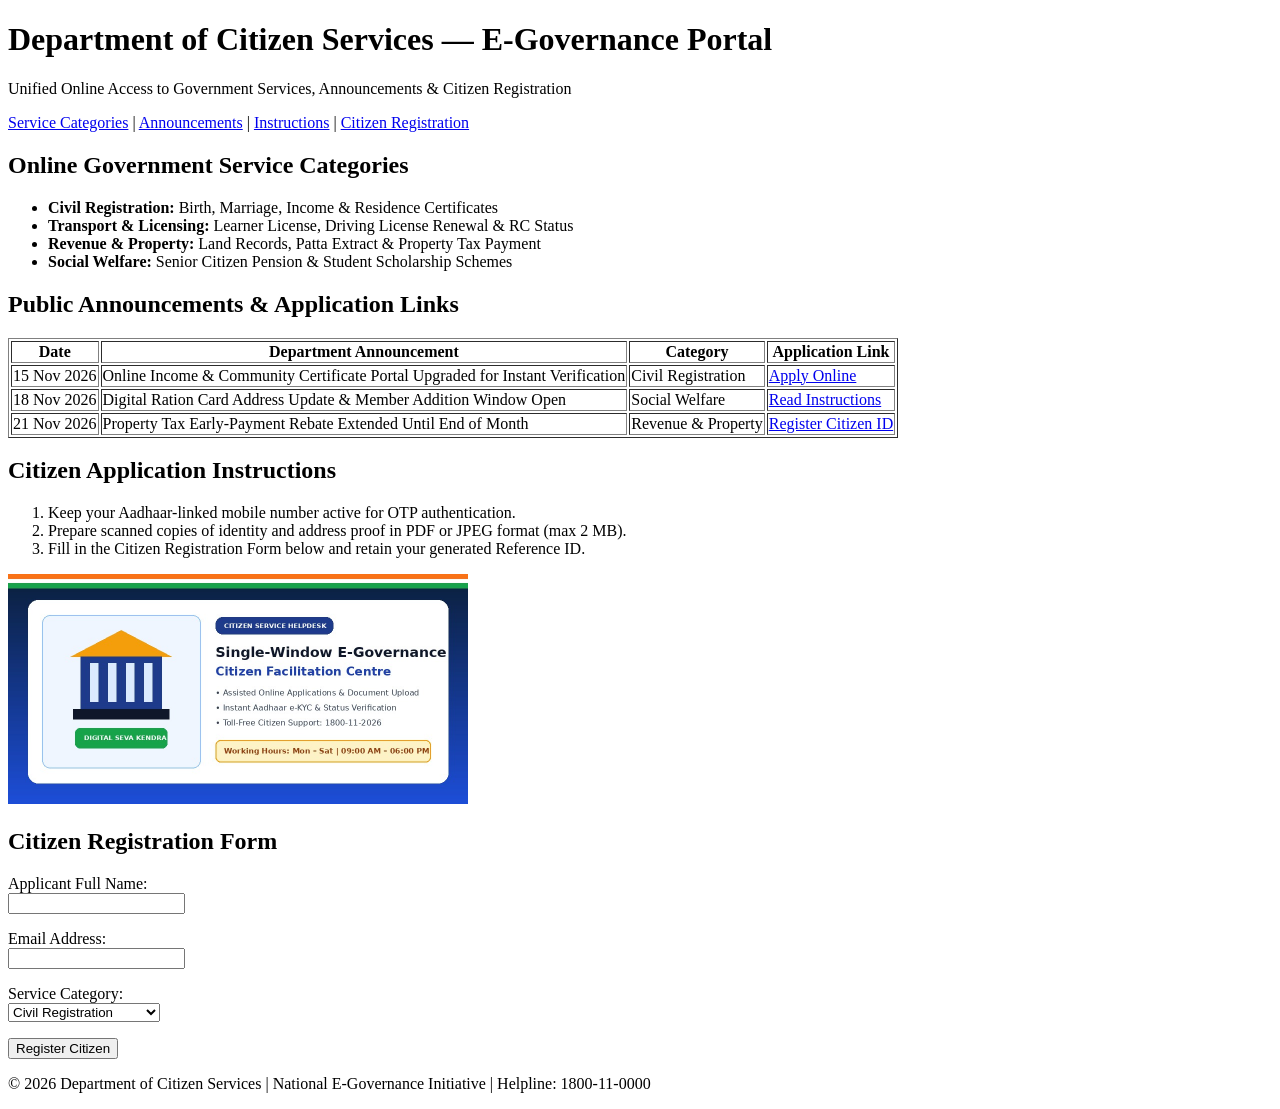
<file: 1/index.html>
<!DOCTYPE html>
<html lang="en">
<head>
  <meta charset="UTF-8">
  <meta name="viewport" content="width=device-width, initial-scale=1.0">
  <title>Department of Citizen Services — E-Governance Portal</title>
</head>
<body>
  <header>
    <h1>Department of Citizen Services — E-Governance Portal</h1>
    <p>Unified Online Access to Government Services, Announcements &amp; Citizen Registration</p>
    <nav>
      <a href="#categories">Service Categories</a> |
      <a href="#announcements">Announcements</a> |
      <a href="#instructions">Instructions</a> |
      <a href="#registration">Citizen Registration</a>
    </nav>
  </header>

  <main>
    <section id="categories">
      <h2>Online Government Service Categories</h2>
      <ul>
        <li><strong>Civil Registration:</strong> Birth, Marriage, Income &amp; Residence Certificates</li>
        <li><strong>Transport &amp; Licensing:</strong> Learner License, Driving License Renewal &amp; RC Status</li>
        <li><strong>Revenue &amp; Property:</strong> Land Records, Patta Extract &amp; Property Tax Payment</li>
        <li><strong>Social Welfare:</strong> Senior Citizen Pension &amp; Student Scholarship Schemes</li>
      </ul>
    </section>

    <section id="announcements">
      <h2>Public Announcements &amp; Application Links</h2>
      <table border="1">
        <thead>
          <tr>
            <th>Date</th>
            <th>Department Announcement</th>
            <th>Category</th>
            <th>Application Link</th>
          </tr>
        </thead>
        <tbody>
          <tr>
            <td>15 Nov 2026</td>
            <td>Online Income &amp; Community Certificate Portal Upgraded for Instant Verification</td>
            <td>Civil Registration</td>
            <td><a href="#registration">Apply Online</a></td>
          </tr>
          <tr>
            <td>18 Nov 2026</td>
            <td>Digital Ration Card Address Update &amp; Member Addition Window Open</td>
            <td>Social Welfare</td>
            <td><a href="#instructions">Read Instructions</a></td>
          </tr>
          <tr>
            <td>21 Nov 2026</td>
            <td>Property Tax Early-Payment Rebate Extended Until End of Month</td>
            <td>Revenue &amp; Property</td>
            <td><a href="#registration">Register Citizen ID</a></td>
          </tr>
        </tbody>
      </table>
    </section>

    <article id="instructions">
      <h2>Citizen Application Instructions</h2>
      <ol>
        <li>Keep your Aadhaar-linked mobile number active for OTP authentication.</li>
        <li>Prepare scanned copies of identity and address proof in PDF or JPEG format (max 2 MB).</li>
        <li>Fill in the Citizen Registration Form below and retain your generated Reference ID.</li>
      </ol>
      <img src="citizen-helpdesk.jpg" alt="Government Citizen Service Center Helpdesk" width="460">
    </article>

    <section id="registration">
      <h2>Citizen Registration Form</h2>
      <form action="#" method="post">
        <p>
          <label for="fullName">Applicant Full Name:</label><br>
          <input type="text" id="fullName" name="fullName" required>
        </p>
        <p>
          <label for="email">Email Address:</label><br>
          <input type="email" id="email" name="email" required>
        </p>
        <p>
          <label for="serviceType">Service Category:</label><br>
          <select id="serviceType" name="serviceType">
            <option value="civil">Civil Registration</option>
            <option value="transport">Transport &amp; Licensing</option>
            <option value="revenue">Revenue &amp; Property</option>
            <option value="welfare">Social Welfare</option>
          </select>
        </p>
        <p>
          <button type="submit">Register Citizen</button>
        </p>
      </form>
    </section>
  </main>

  <footer>
    <p>&copy; 2026 Department of Citizen Services | National E-Governance Initiative | Helpline: 1800-11-0000</p>
  </footer>
</body>
</html>
</file>
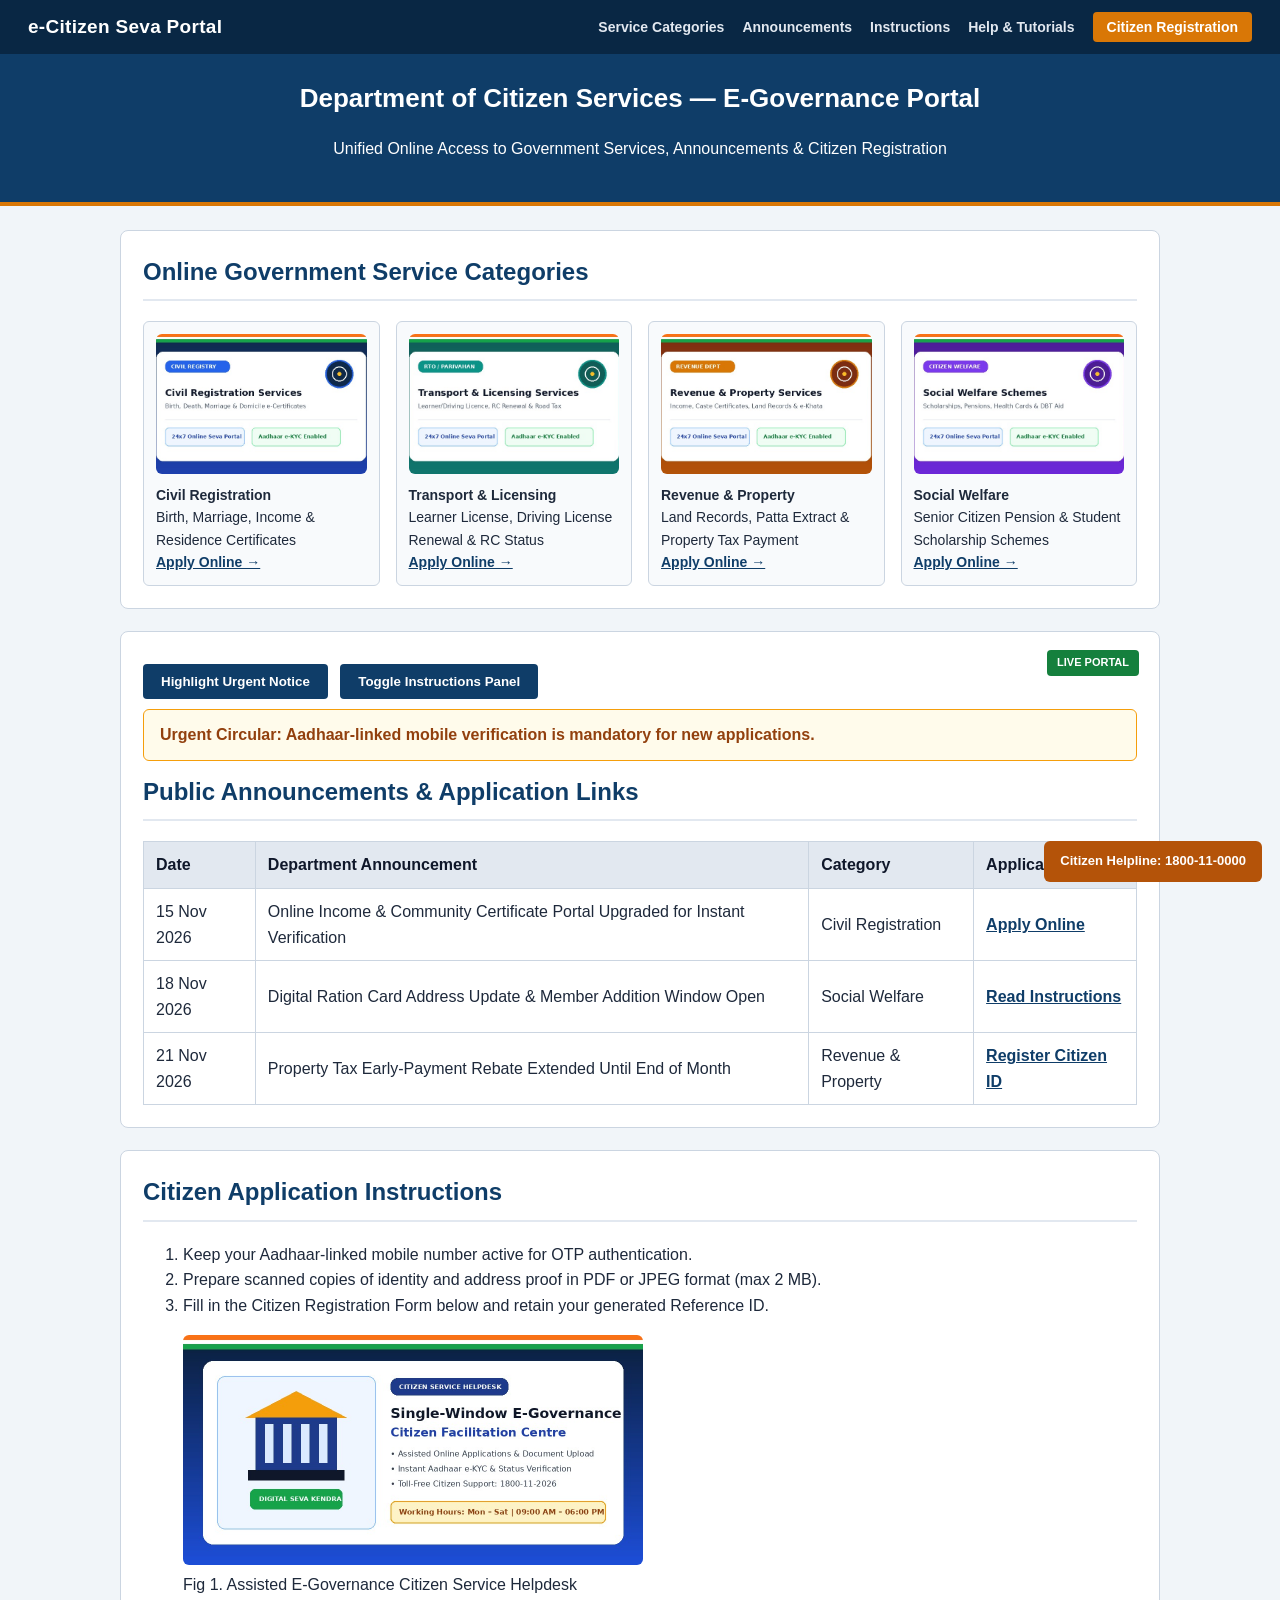
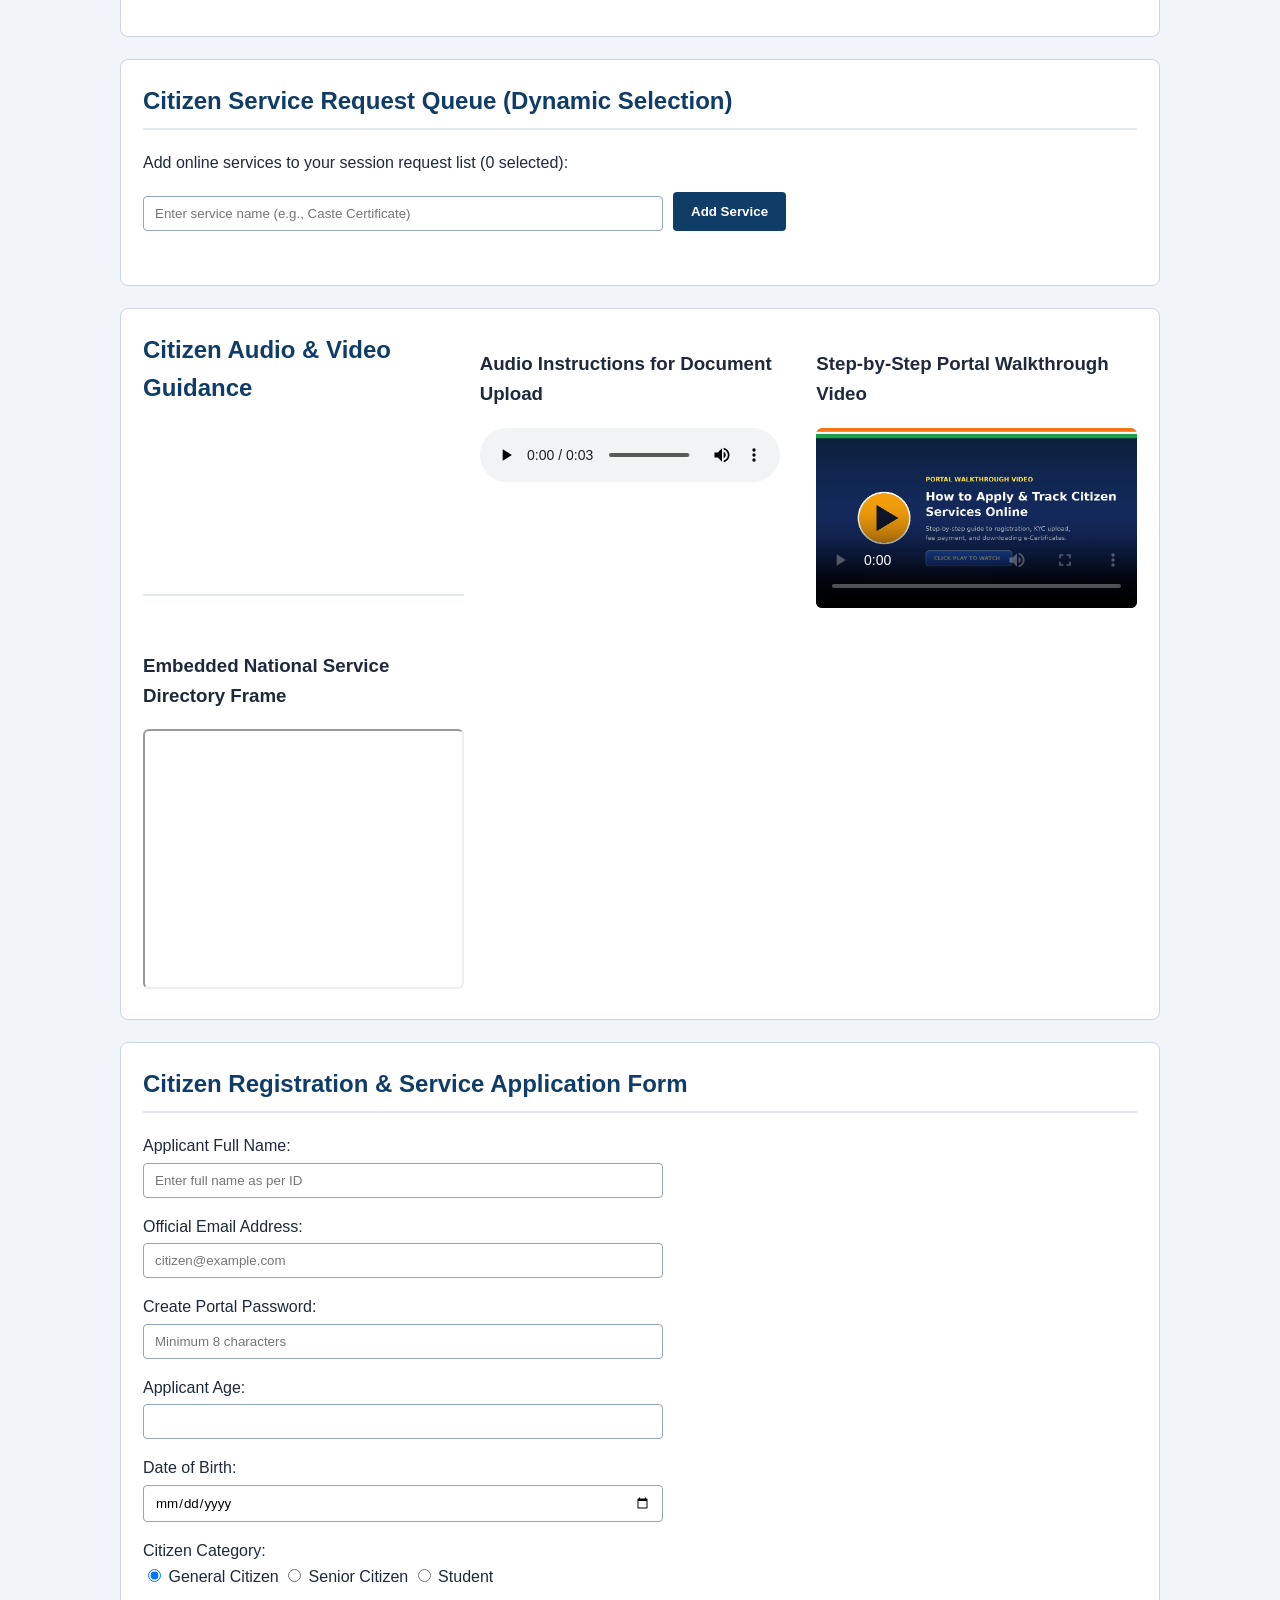
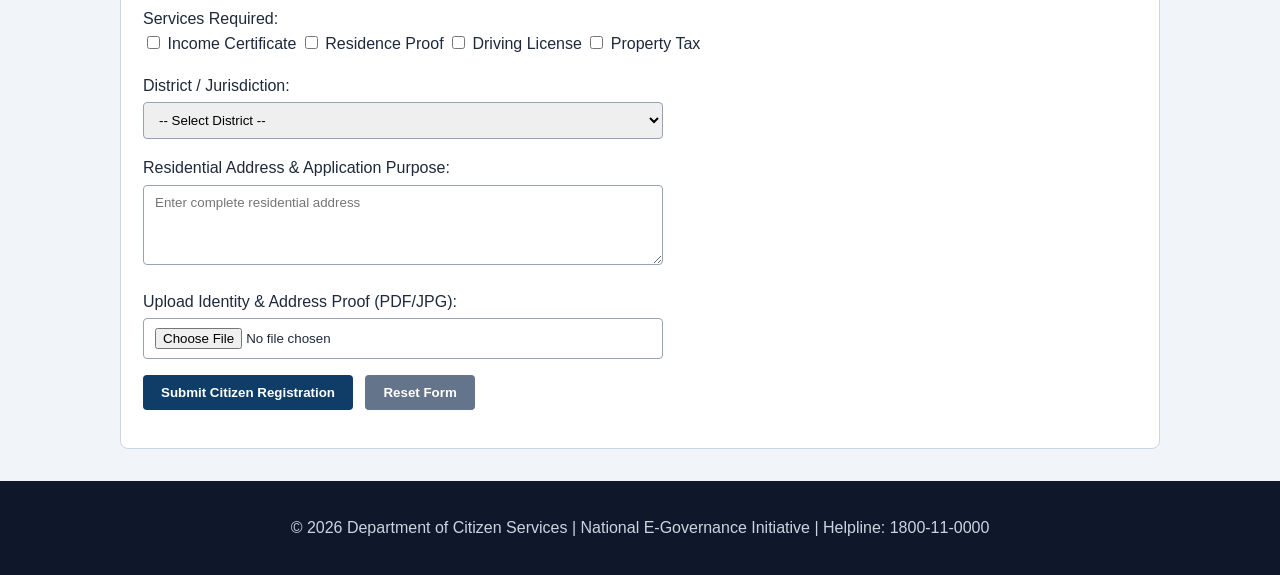
<file: 10/index.html>
<!DOCTYPE html>
<html lang="en">
<head>
  <meta charset="UTF-8">
  <meta name="viewport" content="width=device-width, initial-scale=1.0">
  <title>Department of Citizen Services — E-Governance Portal</title>
  <link rel="stylesheet" href="style.css">
</head>
<body>
  <nav class="navbar">
    <div class="nav-brand">e-Citizen Seva Portal</div>
    <ul class="nav-links">
      <li><a href="#categories">Service Categories</a></li>
      <li><a href="#announcements">Announcements</a></li>
      <li><a href="#instructions">Instructions</a></li>
      <li><a href="#multimedia">Help &amp; Tutorials</a></li>
      <li><a href="#registration" class="nav-cta">Citizen Registration</a></li>
    </ul>
  </nav>

  <header class="gov-header">
    <h1>Department of Citizen Services — E-Governance Portal</h1>
    <p>Unified Online Access to Government Services, Announcements &amp; Citizen Registration</p>
  </header>

  <main class="container">
    <section id="categories" class="card">
      <h2>Online Government Service Categories</h2>
      <div class="service-gallery-grid">
        <figure class="service-tile">
          <img src="civil-service.jpg" alt="Civil Registration Services">
          <figcaption>
            <strong>Civil Registration</strong><br>
            Birth, Marriage, Income &amp; Residence Certificates<br>
            <a href="#registration">Apply Online &rarr;</a>
          </figcaption>
        </figure>
        <figure class="service-tile">
          <img src="transport-service.jpg" alt="Transport and Licensing Services">
          <figcaption>
            <strong>Transport &amp; Licensing</strong><br>
            Learner License, Driving License Renewal &amp; RC Status<br>
            <a href="#registration">Apply Online &rarr;</a>
          </figcaption>
        </figure>
        <figure class="service-tile">
          <img src="revenue-service.jpg" alt="Revenue and Property Services">
          <figcaption>
            <strong>Revenue &amp; Property</strong><br>
            Land Records, Patta Extract &amp; Property Tax Payment<br>
            <a href="#registration">Apply Online &rarr;</a>
          </figcaption>
        </figure>
        <figure class="service-tile">
          <img src="welfare-service.jpg" alt="Social Welfare Schemes">
          <figcaption>
            <strong>Social Welfare</strong><br>
            Senior Citizen Pension &amp; Student Scholarship Schemes<br>
            <a href="#registration">Apply Online &rarr;</a>
          </figcaption>
        </figure>
      </div>
    </section>

    <section id="announcements" class="card relative-card">
      <span class="live-badge">LIVE PORTAL</span>
      <div class="notice-controls">
        <button id="pulseNoticeBtn" type="button">Highlight Urgent Notice</button>
        <button id="toggleGuideBtn" type="button">Toggle Instructions Panel</button>
      </div>
      <div id="urgentNoticeBanner" class="urgent-banner">Urgent Circular: Aadhaar-linked mobile verification is mandatory for new applications.</div>
      <h2>Public Announcements &amp; Application Links</h2>
      <table border="1">
        <thead>
          <tr>
            <th>Date</th>
            <th>Department Announcement</th>
            <th>Category</th>
            <th>Application Link</th>
          </tr>
        </thead>
        <tbody>
          <tr>
            <td>15 Nov 2026</td>
            <td>Online Income &amp; Community Certificate Portal Upgraded for Instant Verification</td>
            <td>Civil Registration</td>
            <td><a href="#registration">Apply Online</a></td>
          </tr>
          <tr>
            <td>18 Nov 2026</td>
            <td>Digital Ration Card Address Update &amp; Member Addition Window Open</td>
            <td>Social Welfare</td>
            <td><a href="#instructions">Read Instructions</a></td>
          </tr>
          <tr>
            <td>21 Nov 2026</td>
            <td>Property Tax Early-Payment Rebate Extended Until End of Month</td>
            <td>Revenue &amp; Property</td>
            <td><a href="#registration">Register Citizen ID</a></td>
          </tr>
        </tbody>
      </table>
    </section>

    <article id="instructions" class="card anim-panel">
      <h2>Citizen Application Instructions</h2>
      <ol>
        <li>Keep your Aadhaar-linked mobile number active for OTP authentication.</li>
        <li>Prepare scanned copies of identity and address proof in PDF or JPEG format (max 2 MB).</li>
        <li>Fill in the Citizen Registration Form below and retain your generated Reference ID.</li>
      </ol>
      <figure>
        <img src="citizen-helpdesk.jpg" alt="Citizens accessing online government services at a Digital Seva Kendra" width="460">
        <figcaption>Fig 1. Assisted E-Governance Citizen Service Helpdesk</figcaption>
      </figure>
    </article>

        <section id="service-queue" class="card">
      <h2>Citizen Service Request Queue (Dynamic Selection)</h2>
      <p>Add online services to your session request list (<span id="queueCount">0</span> selected):</p>
      <div class="inline-bar">
        <input type="text" id="customServiceInput" placeholder="Enter service name (e.g., Caste Certificate)">
        <button type="button" id="addQueueBtn">Add Service</button>
      </div>
      <ul id="serviceQueueList" class="dom-list"></ul>
    </section>

    <section id="multimedia" class="card">
      <div class="media-grid">
      <h2>Citizen Audio &amp; Video Guidance</h2>
      <div>
        <h3>Audio Instructions for Document Upload</h3>
        <audio controls>
          <source src="citizen-guidelines.mp3" type="audio/mpeg">
          Your browser does not support the audio element.
        </audio>
      </div>
      <div>
        <h3>Step-by-Step Portal Walkthrough Video</h3>
        <video controls width="520" poster="tutorial-poster.jpg">
          <source src="portal-walkthrough.mp4" type="video/mp4">
          <track src="captions-en.vtt" kind="captions" srclang="en" label="English" default>
          Your browser does not support the video element.
        </video>
      </div>
      <div>
        <h3>Embedded National Service Directory Frame</h3>
        <iframe src="https://www.india.gov.in" title="National Portal of India Reference" width="520" height="260"></iframe>
      </div>
      </div>
    </section>

    <section id="registration" class="card">
      <h2>Citizen Registration &amp; Service Application Form</h2>
      <form action="#" method="post">
        <p>
          <label for="fullName">Applicant Full Name:</label><br>
          <input type="text" id="fullName" name="fullName" required minlength="3" placeholder="Enter full name as per ID">
        </p>
        <p>
          <label for="email">Official Email Address:</label><br>
          <input type="email" id="email" name="email" required placeholder="citizen@example.com">
        </p>
        <p>
          <label for="password">Create Portal Password:</label><br>
          <input type="password" id="password" name="password" required minlength="8" placeholder="Minimum 8 characters">
        </p>
        <p>
          <label for="age">Applicant Age:</label><br>
          <input type="number" id="age" name="age" min="18" max="110" required>
        </p>
        <p>
          <label for="dob">Date of Birth:</label><br>
          <input type="date" id="dob" name="dob" required>
        </p>
        <p>
          <span>Citizen Category:</span><br>
          <label><input type="radio" name="citizenCategory" value="general" checked> General Citizen</label>
          <label><input type="radio" name="citizenCategory" value="senior"> Senior Citizen</label>
          <label><input type="radio" name="citizenCategory" value="student"> Student</label>
        </p>
        <p>
          <span>Services Required:</span><br>
          <label><input type="checkbox" name="reqService" value="income"> Income Certificate</label>
          <label><input type="checkbox" name="reqService" value="residence"> Residence Proof</label>
          <label><input type="checkbox" name="reqService" value="license"> Driving License</label>
          <label><input type="checkbox" name="reqService" value="tax"> Property Tax</label>
        </p>
        <p>
          <label for="district">District / Jurisdiction:</label><br>
          <select id="district" name="district" required>
            <option value="">-- Select District --</option>
            <option value="coimbatore">Coimbatore</option>
            <option value="chennai">Chennai</option>
            <option value="madurai">Madurai</option>
            <option value="salem">Salem</option>
          </select>
        </p>
        <p>
          <label for="address">Residential Address &amp; Application Purpose:</label><br>
          <textarea id="address" name="address" rows="4" cols="45" required placeholder="Enter complete residential address"></textarea>
        </p>
        <p>
          <label for="idProof">Upload Identity &amp; Address Proof (PDF/JPG):</label><br>
          <input type="file" id="idProof" name="idProof" accept=".pdf,.jpg,.jpeg,.png" required>
        </p>
        <p>
          <button type="submit">Submit Citizen Registration</button>
          <button type="reset">Reset Form</button>
        </p>
      </form>
    </section>
  </main>

  <footer class="gov-footer">
    <p>&copy; 2026 Department of Citizen Services | National E-Governance Initiative | Helpline: 1800-11-0000</p>
  </footer>
  <div class="fixed-helpline">Citizen Helpline: 1800-11-0000</div>
  <script src="script.js"></script>
</body>
</html>
</file>
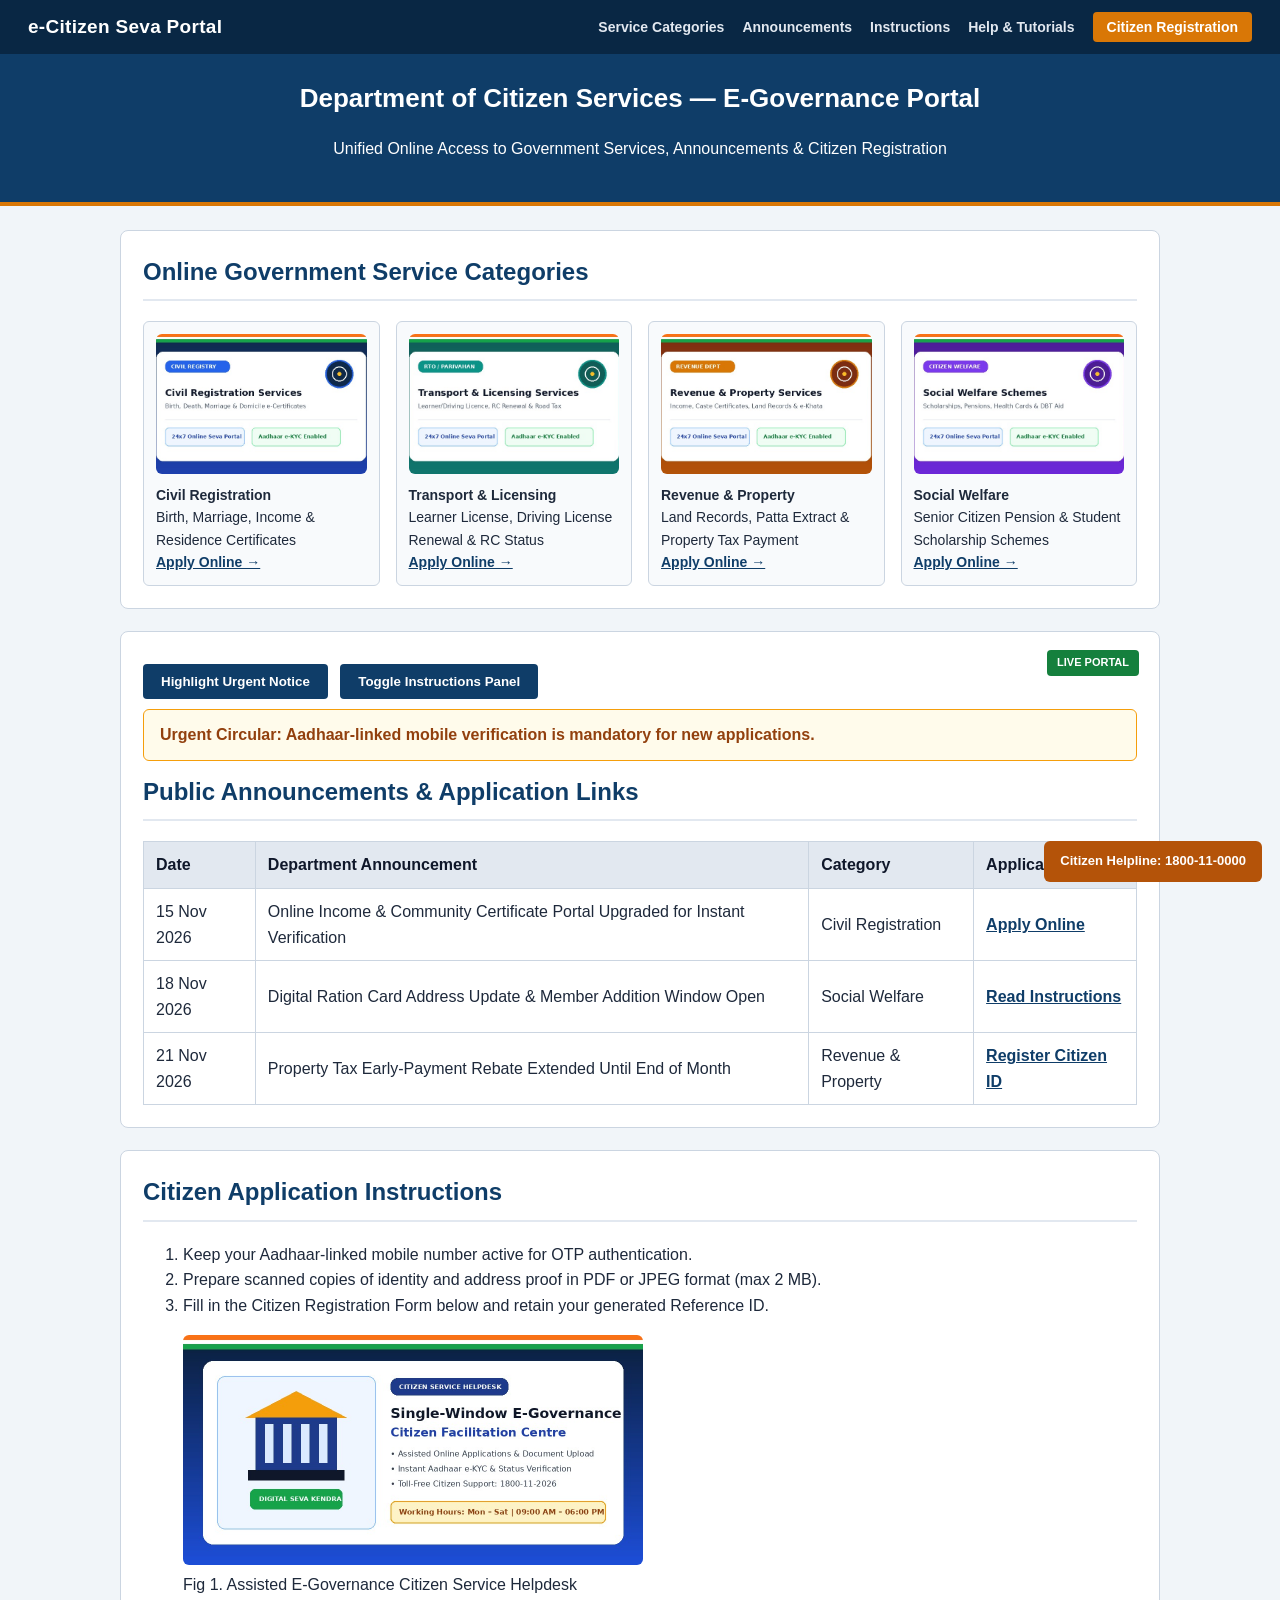
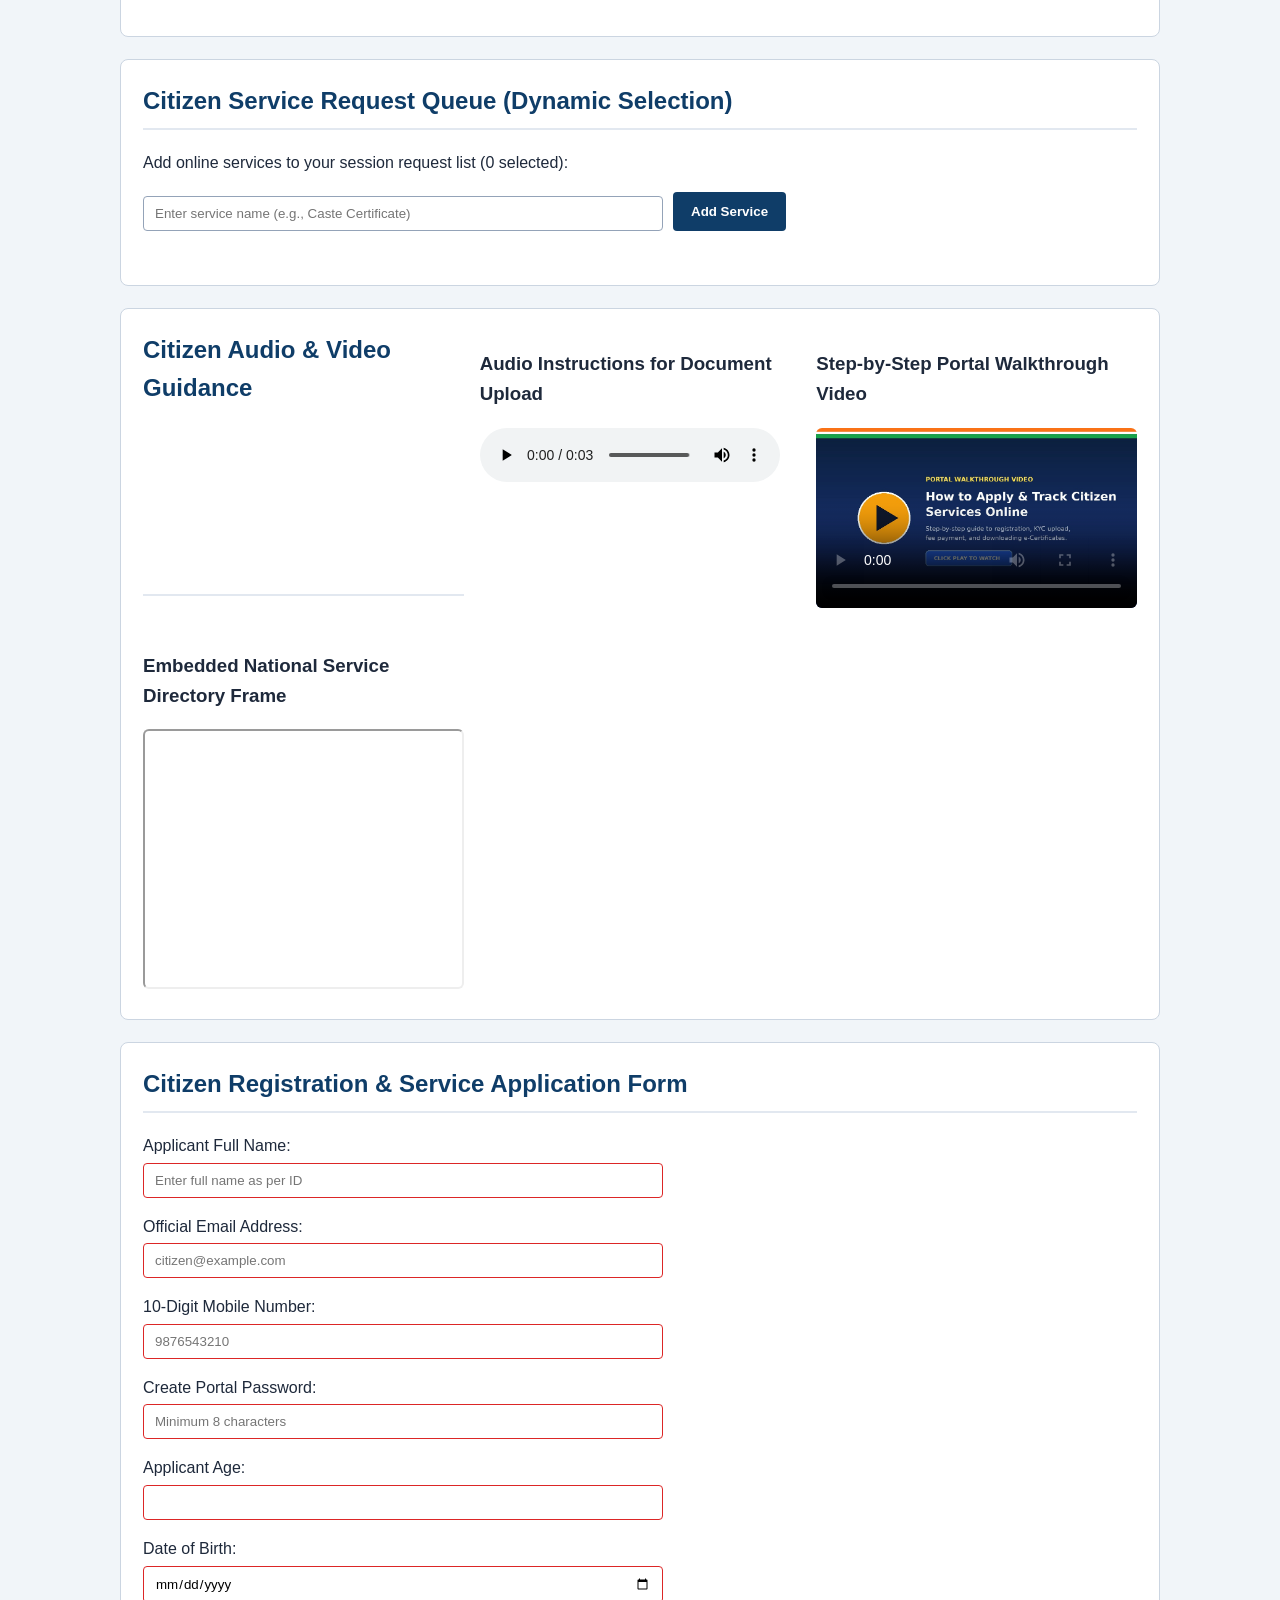
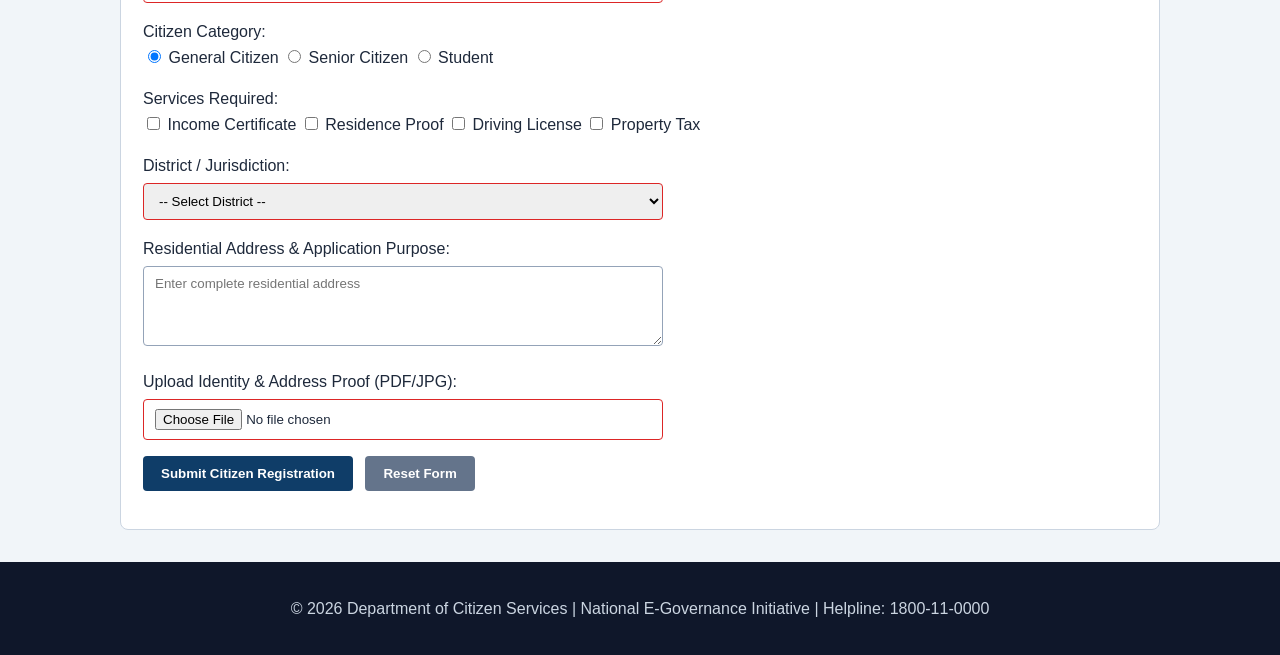
<file: 11/index.html>
<!DOCTYPE html>
<html lang="en">
<head>
  <meta charset="UTF-8">
  <meta name="viewport" content="width=device-width, initial-scale=1.0">
  <title>Department of Citizen Services — E-Governance Portal</title>
  <link rel="stylesheet" href="style.css">
</head>
<body>
  <nav class="navbar">
    <div class="nav-brand">e-Citizen Seva Portal</div>
    <ul class="nav-links">
      <li><a href="#categories">Service Categories</a></li>
      <li><a href="#announcements">Announcements</a></li>
      <li><a href="#instructions">Instructions</a></li>
      <li><a href="#multimedia">Help &amp; Tutorials</a></li>
      <li><a href="#registration" class="nav-cta">Citizen Registration</a></li>
    </ul>
  </nav>

  <header class="gov-header">
    <h1>Department of Citizen Services — E-Governance Portal</h1>
    <p>Unified Online Access to Government Services, Announcements &amp; Citizen Registration</p>
  </header>

  <main class="container">
    <section id="categories" class="card">
      <h2>Online Government Service Categories</h2>
      <div class="service-gallery-grid">
        <figure class="service-tile">
          <img src="civil-service.jpg" alt="Civil Registration Services">
          <figcaption>
            <strong>Civil Registration</strong><br>
            Birth, Marriage, Income &amp; Residence Certificates<br>
            <a href="#registration">Apply Online &rarr;</a>
          </figcaption>
        </figure>
        <figure class="service-tile">
          <img src="transport-service.jpg" alt="Transport and Licensing Services">
          <figcaption>
            <strong>Transport &amp; Licensing</strong><br>
            Learner License, Driving License Renewal &amp; RC Status<br>
            <a href="#registration">Apply Online &rarr;</a>
          </figcaption>
        </figure>
        <figure class="service-tile">
          <img src="revenue-service.jpg" alt="Revenue and Property Services">
          <figcaption>
            <strong>Revenue &amp; Property</strong><br>
            Land Records, Patta Extract &amp; Property Tax Payment<br>
            <a href="#registration">Apply Online &rarr;</a>
          </figcaption>
        </figure>
        <figure class="service-tile">
          <img src="welfare-service.jpg" alt="Social Welfare Schemes">
          <figcaption>
            <strong>Social Welfare</strong><br>
            Senior Citizen Pension &amp; Student Scholarship Schemes<br>
            <a href="#registration">Apply Online &rarr;</a>
          </figcaption>
        </figure>
      </div>
    </section>

    <section id="announcements" class="card relative-card">
      <span class="live-badge">LIVE PORTAL</span>
      <div class="notice-controls">
        <button id="pulseNoticeBtn" type="button">Highlight Urgent Notice</button>
        <button id="toggleGuideBtn" type="button">Toggle Instructions Panel</button>
      </div>
      <div id="urgentNoticeBanner" class="urgent-banner">Urgent Circular: Aadhaar-linked mobile verification is mandatory for new applications.</div>
      <h2>Public Announcements &amp; Application Links</h2>
      <table border="1">
        <thead>
          <tr>
            <th>Date</th>
            <th>Department Announcement</th>
            <th>Category</th>
            <th>Application Link</th>
          </tr>
        </thead>
        <tbody>
          <tr>
            <td>15 Nov 2026</td>
            <td>Online Income &amp; Community Certificate Portal Upgraded for Instant Verification</td>
            <td>Civil Registration</td>
            <td><a href="#registration">Apply Online</a></td>
          </tr>
          <tr>
            <td>18 Nov 2026</td>
            <td>Digital Ration Card Address Update &amp; Member Addition Window Open</td>
            <td>Social Welfare</td>
            <td><a href="#instructions">Read Instructions</a></td>
          </tr>
          <tr>
            <td>21 Nov 2026</td>
            <td>Property Tax Early-Payment Rebate Extended Until End of Month</td>
            <td>Revenue &amp; Property</td>
            <td><a href="#registration">Register Citizen ID</a></td>
          </tr>
        </tbody>
      </table>
    </section>

    <article id="instructions" class="card anim-panel">
      <h2>Citizen Application Instructions</h2>
      <ol>
        <li>Keep your Aadhaar-linked mobile number active for OTP authentication.</li>
        <li>Prepare scanned copies of identity and address proof in PDF or JPEG format (max 2 MB).</li>
        <li>Fill in the Citizen Registration Form below and retain your generated Reference ID.</li>
      </ol>
      <figure>
        <img src="citizen-helpdesk.jpg" alt="Citizens accessing online government services at a Digital Seva Kendra" width="460">
        <figcaption>Fig 1. Assisted E-Governance Citizen Service Helpdesk</figcaption>
      </figure>
    </article>

        <section id="service-queue" class="card">
      <h2>Citizen Service Request Queue (Dynamic Selection)</h2>
      <p>Add online services to your session request list (<span id="queueCount">0</span> selected):</p>
      <div class="inline-bar">
        <input type="text" id="customServiceInput" placeholder="Enter service name (e.g., Caste Certificate)">
        <button type="button" id="addQueueBtn">Add Service</button>
      </div>
      <ul id="serviceQueueList" class="dom-list"></ul>
    </section>

    <section id="multimedia" class="card">
      <div class="media-grid">
      <h2>Citizen Audio &amp; Video Guidance</h2>
      <div>
        <h3>Audio Instructions for Document Upload</h3>
        <audio controls>
          <source src="citizen-guidelines.mp3" type="audio/mpeg">
          Your browser does not support the audio element.
        </audio>
      </div>
      <div>
        <h3>Step-by-Step Portal Walkthrough Video</h3>
        <video controls width="520" poster="tutorial-poster.jpg">
          <source src="portal-walkthrough.mp4" type="video/mp4">
          <track src="captions-en.vtt" kind="captions" srclang="en" label="English" default>
          Your browser does not support the video element.
        </video>
      </div>
      <div>
        <h3>Embedded National Service Directory Frame</h3>
        <iframe src="https://www.india.gov.in" title="National Portal of India Reference" width="520" height="260"></iframe>
      </div>
      </div>
    </section>

    <section id="registration" class="card">
      <h2>Citizen Registration &amp; Service Application Form</h2>
      <form id="citizenRegForm" action="#" method="post" novalidate>
        <p>
          <label for="fullName">Applicant Full Name:</label><br>
          <input type="text" id="fullName" name="fullName" required minlength="3" placeholder="Enter full name as per ID">
        </p>
        <p>
          <label for="email">Official Email Address:</label><br>
          <input type="email" id="email" name="email" required placeholder="citizen@example.com">
        </p>
        <p>
          <label for="mobileNumber">10-Digit Mobile Number:</label><br>
          <input type="tel" id="mobileNumber" name="mobileNumber" required pattern="[6-9][0-9]{9}" placeholder="9876543210">
        </p>
        <p>
          <label for="password">Create Portal Password:</label><br>
          <input type="password" id="password" name="password" required minlength="8" placeholder="Minimum 8 characters">
        </p>
        <p>
          <label for="age">Applicant Age:</label><br>
          <input type="number" id="age" name="age" min="18" max="110" required>
        </p>
        <p>
          <label for="dob">Date of Birth:</label><br>
          <input type="date" id="dob" name="dob" required>
        </p>
        <p>
          <span>Citizen Category:</span><br>
          <label><input type="radio" name="citizenCategory" value="general" checked> General Citizen</label>
          <label><input type="radio" name="citizenCategory" value="senior"> Senior Citizen</label>
          <label><input type="radio" name="citizenCategory" value="student"> Student</label>
        </p>
        <p>
          <span>Services Required:</span><br>
          <label><input type="checkbox" name="reqService" value="income"> Income Certificate</label>
          <label><input type="checkbox" name="reqService" value="residence"> Residence Proof</label>
          <label><input type="checkbox" name="reqService" value="license"> Driving License</label>
          <label><input type="checkbox" name="reqService" value="tax"> Property Tax</label>
        </p>
        <p>
          <label for="district">District / Jurisdiction:</label><br>
          <select id="district" name="district" required>
            <option value="">-- Select District --</option>
            <option value="coimbatore">Coimbatore</option>
            <option value="chennai">Chennai</option>
            <option value="madurai">Madurai</option>
            <option value="salem">Salem</option>
          </select>
        </p>
        <p>
          <label for="address">Residential Address &amp; Application Purpose:</label><br>
          <textarea id="address" name="address" rows="4" cols="45" required placeholder="Enter complete residential address"></textarea>
        </p>
        <p>
          <label for="idProof">Upload Identity &amp; Address Proof (PDF/JPG):</label><br>
          <input type="file" id="idProof" name="idProof" accept=".pdf,.jpg,.jpeg,.png" required>
        </p>
        <p>
          <button type="submit">Submit Citizen Registration</button>
          <button type="reset">Reset Form</button>
        </p>
      </form>
      <div id="regStatusMessage" class="feedback-banner"></div>
    </section>
  </main>

  <footer class="gov-footer">
    <p>&copy; 2026 Department of Citizen Services | National E-Governance Initiative | Helpline: 1800-11-0000</p>
  </footer>
  <div class="fixed-helpline">Citizen Helpline: 1800-11-0000</div>
  <script src="script.js"></script>
</body>
</html>
</file>
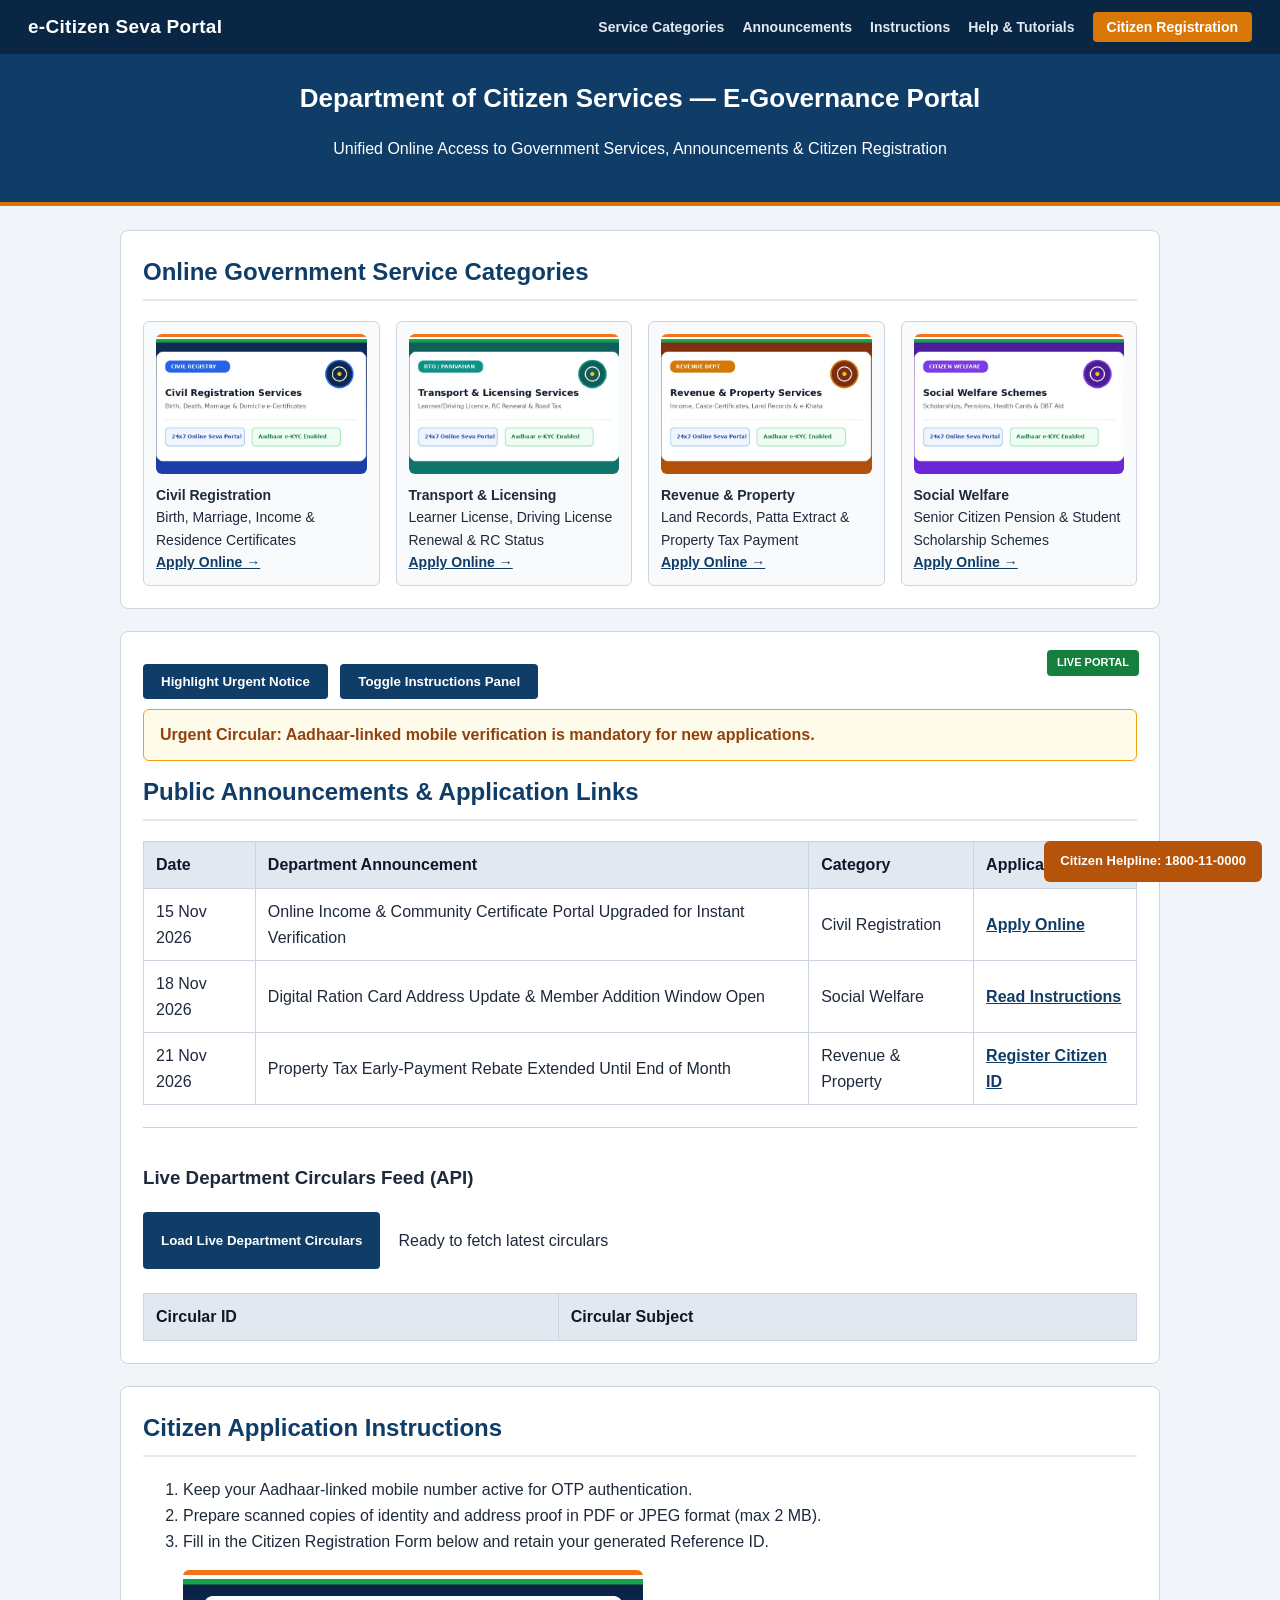
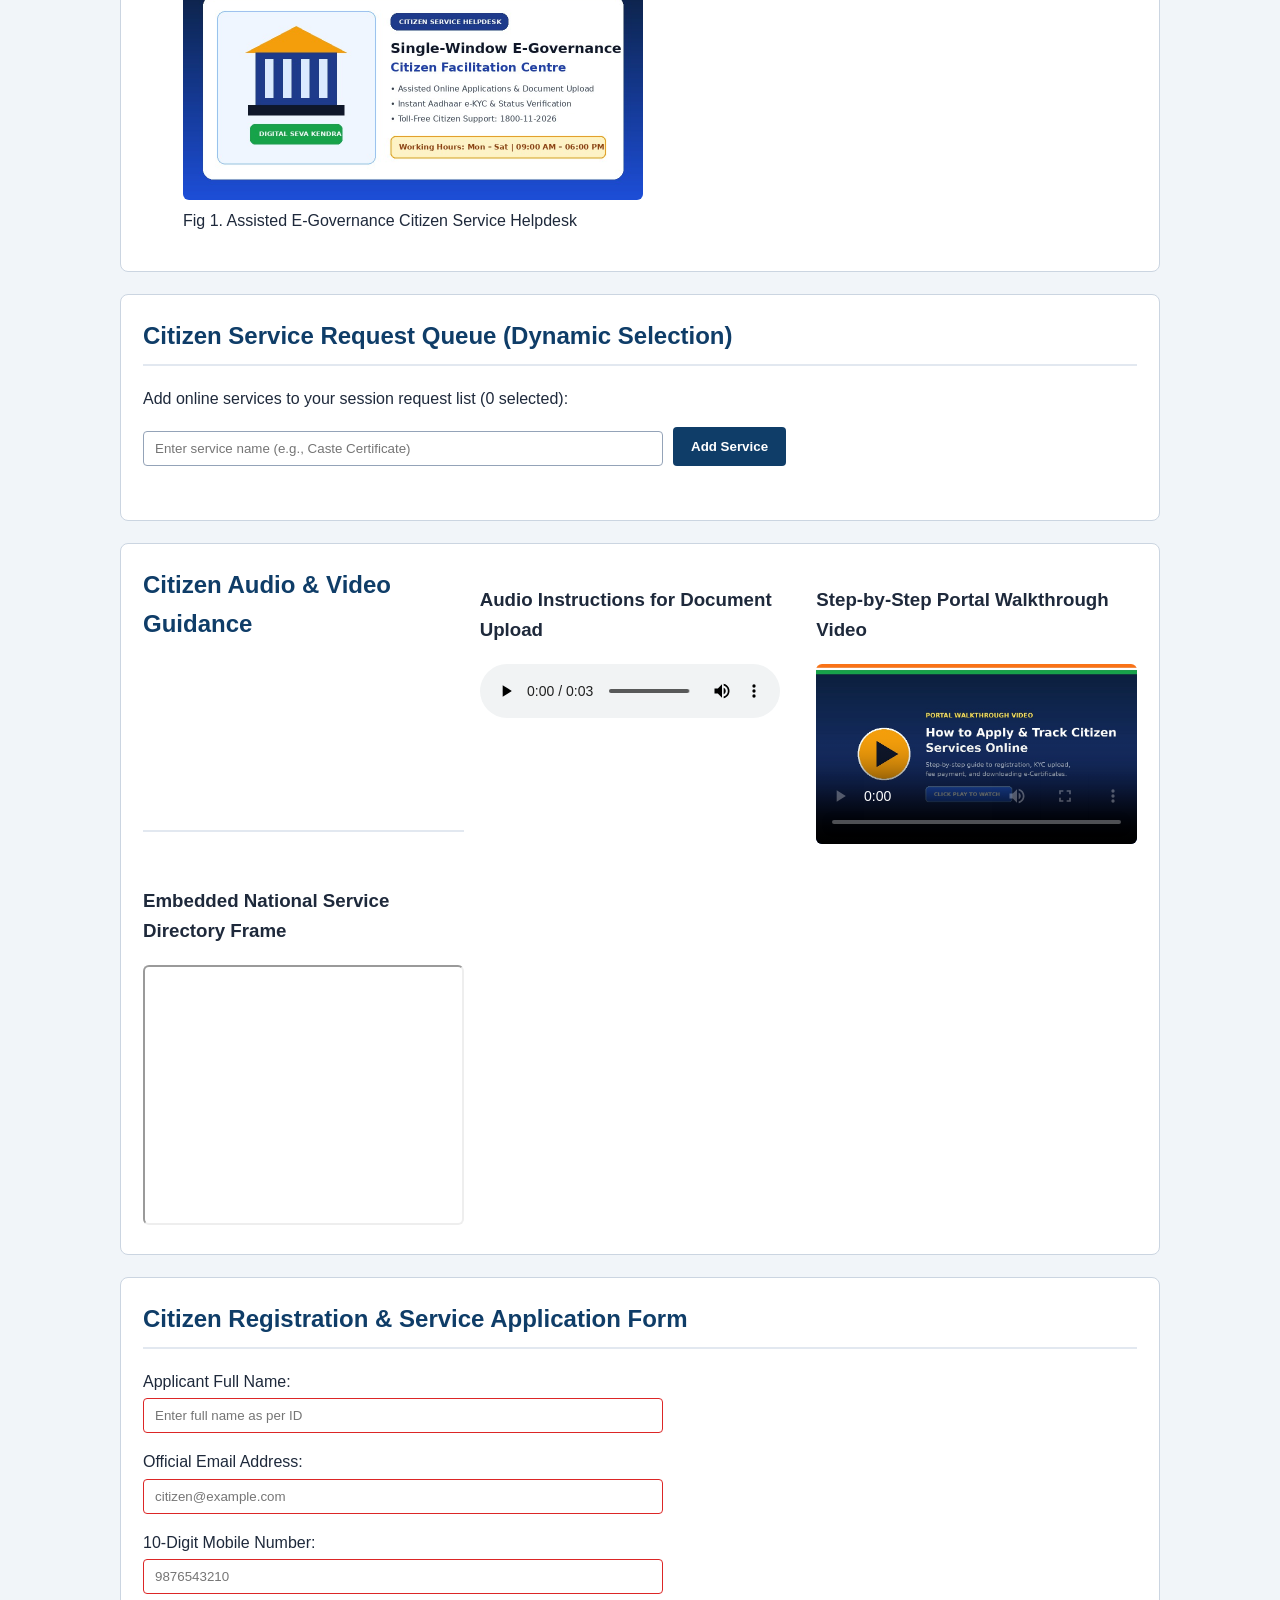
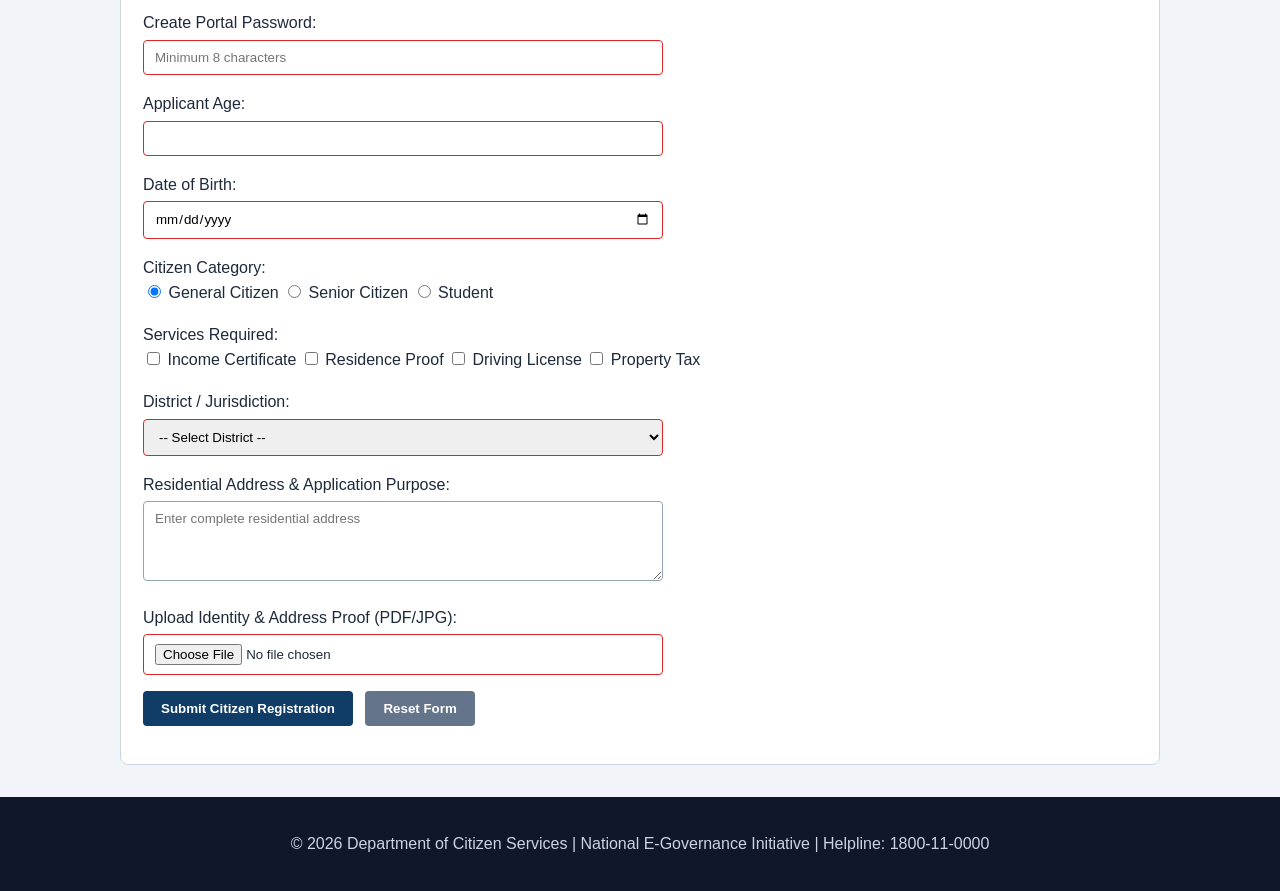
<file: 12/index.html>
<!DOCTYPE html>
<html lang="en">
<head>
  <meta charset="UTF-8">
  <meta name="viewport" content="width=device-width, initial-scale=1.0">
  <title>Department of Citizen Services — E-Governance Portal</title>
  <link rel="stylesheet" href="style.css">
</head>
<body>
  <nav class="navbar">
    <div class="nav-brand">e-Citizen Seva Portal</div>
    <ul class="nav-links">
      <li><a href="#categories">Service Categories</a></li>
      <li><a href="#announcements">Announcements</a></li>
      <li><a href="#instructions">Instructions</a></li>
      <li><a href="#multimedia">Help &amp; Tutorials</a></li>
      <li><a href="#registration" class="nav-cta">Citizen Registration</a></li>
    </ul>
  </nav>

  <header class="gov-header">
    <h1>Department of Citizen Services — E-Governance Portal</h1>
    <p>Unified Online Access to Government Services, Announcements &amp; Citizen Registration</p>
  </header>

  <main class="container">
    <section id="categories" class="card">
      <h2>Online Government Service Categories</h2>
      <div class="service-gallery-grid">
        <figure class="service-tile">
          <img src="civil-service.jpg" alt="Civil Registration Services">
          <figcaption>
            <strong>Civil Registration</strong><br>
            Birth, Marriage, Income &amp; Residence Certificates<br>
            <a href="#registration">Apply Online &rarr;</a>
          </figcaption>
        </figure>
        <figure class="service-tile">
          <img src="transport-service.jpg" alt="Transport and Licensing Services">
          <figcaption>
            <strong>Transport &amp; Licensing</strong><br>
            Learner License, Driving License Renewal &amp; RC Status<br>
            <a href="#registration">Apply Online &rarr;</a>
          </figcaption>
        </figure>
        <figure class="service-tile">
          <img src="revenue-service.jpg" alt="Revenue and Property Services">
          <figcaption>
            <strong>Revenue &amp; Property</strong><br>
            Land Records, Patta Extract &amp; Property Tax Payment<br>
            <a href="#registration">Apply Online &rarr;</a>
          </figcaption>
        </figure>
        <figure class="service-tile">
          <img src="welfare-service.jpg" alt="Social Welfare Schemes">
          <figcaption>
            <strong>Social Welfare</strong><br>
            Senior Citizen Pension &amp; Student Scholarship Schemes<br>
            <a href="#registration">Apply Online &rarr;</a>
          </figcaption>
        </figure>
      </div>
    </section>

    <section id="announcements" class="card relative-card">
      <span class="live-badge">LIVE PORTAL</span>
      <div class="notice-controls">
        <button id="pulseNoticeBtn" type="button">Highlight Urgent Notice</button>
        <button id="toggleGuideBtn" type="button">Toggle Instructions Panel</button>
      </div>
      <div id="urgentNoticeBanner" class="urgent-banner">Urgent Circular: Aadhaar-linked mobile verification is mandatory for new applications.</div>
      <h2>Public Announcements &amp; Application Links</h2>
      <table border="1">
        <thead>
          <tr>
            <th>Date</th>
            <th>Department Announcement</th>
            <th>Category</th>
            <th>Application Link</th>
          </tr>
        </thead>
        <tbody>
          <tr>
            <td>15 Nov 2026</td>
            <td>Online Income &amp; Community Certificate Portal Upgraded for Instant Verification</td>
            <td>Civil Registration</td>
            <td><a href="#registration">Apply Online</a></td>
          </tr>
          <tr>
            <td>18 Nov 2026</td>
            <td>Digital Ration Card Address Update &amp; Member Addition Window Open</td>
            <td>Social Welfare</td>
            <td><a href="#instructions">Read Instructions</a></td>
          </tr>
          <tr>
            <td>21 Nov 2026</td>
            <td>Property Tax Early-Payment Rebate Extended Until End of Month</td>
            <td>Revenue &amp; Property</td>
            <td><a href="#registration">Register Citizen ID</a></td>
          </tr>
        </tbody>
      </table>

      <div class="api-circulars-box">
        <h3>Live Department Circulars Feed (API)</h3>
        <div class="inline-bar">
          <button type="button" id="loadCircularsBtn">Load Live Department Circulars</button>
          <p id="circularsStatus">Ready to fetch latest circulars</p>
        </div>
        <div class="table-scroll">
          <table>
            <thead>
              <tr>
                <th>Circular ID</th>
                <th>Circular Subject</th>
              </tr>
            </thead>
            <tbody id="liveCircularsBody"></tbody>
          </table>
        </div>
      </div>
    </section>

    <article id="instructions" class="card anim-panel">
      <h2>Citizen Application Instructions</h2>
      <ol>
        <li>Keep your Aadhaar-linked mobile number active for OTP authentication.</li>
        <li>Prepare scanned copies of identity and address proof in PDF or JPEG format (max 2 MB).</li>
        <li>Fill in the Citizen Registration Form below and retain your generated Reference ID.</li>
      </ol>
      <figure>
        <img src="citizen-helpdesk.jpg" alt="Citizens accessing online government services at a Digital Seva Kendra" width="460">
        <figcaption>Fig 1. Assisted E-Governance Citizen Service Helpdesk</figcaption>
      </figure>
    </article>

        <section id="service-queue" class="card">
      <h2>Citizen Service Request Queue (Dynamic Selection)</h2>
      <p>Add online services to your session request list (<span id="queueCount">0</span> selected):</p>
      <div class="inline-bar">
        <input type="text" id="customServiceInput" placeholder="Enter service name (e.g., Caste Certificate)">
        <button type="button" id="addQueueBtn">Add Service</button>
      </div>
      <ul id="serviceQueueList" class="dom-list"></ul>
    </section>

    <section id="multimedia" class="card">
      <div class="media-grid">
      <h2>Citizen Audio &amp; Video Guidance</h2>
      <div>
        <h3>Audio Instructions for Document Upload</h3>
        <audio controls>
          <source src="citizen-guidelines.mp3" type="audio/mpeg">
          Your browser does not support the audio element.
        </audio>
      </div>
      <div>
        <h3>Step-by-Step Portal Walkthrough Video</h3>
        <video controls width="520" poster="tutorial-poster.jpg">
          <source src="portal-walkthrough.mp4" type="video/mp4">
          <track src="captions-en.vtt" kind="captions" srclang="en" label="English" default>
          Your browser does not support the video element.
        </video>
      </div>
      <div>
        <h3>Embedded National Service Directory Frame</h3>
        <iframe src="https://www.india.gov.in" title="National Portal of India Reference" width="520" height="260"></iframe>
      </div>
      </div>
    </section>

    <section id="registration" class="card">
      <h2>Citizen Registration &amp; Service Application Form</h2>
      <form id="citizenRegForm" action="#" method="post" novalidate>
        <p>
          <label for="fullName">Applicant Full Name:</label><br>
          <input type="text" id="fullName" name="fullName" required minlength="3" placeholder="Enter full name as per ID">
        </p>
        <p>
          <label for="email">Official Email Address:</label><br>
          <input type="email" id="email" name="email" required placeholder="citizen@example.com">
        </p>
        <p>
          <label for="mobileNumber">10-Digit Mobile Number:</label><br>
          <input type="tel" id="mobileNumber" name="mobileNumber" required pattern="[6-9][0-9]{9}" placeholder="9876543210">
        </p>
        <p>
          <label for="password">Create Portal Password:</label><br>
          <input type="password" id="password" name="password" required minlength="8" placeholder="Minimum 8 characters">
        </p>
        <p>
          <label for="age">Applicant Age:</label><br>
          <input type="number" id="age" name="age" min="18" max="110" required>
        </p>
        <p>
          <label for="dob">Date of Birth:</label><br>
          <input type="date" id="dob" name="dob" required>
        </p>
        <p>
          <span>Citizen Category:</span><br>
          <label><input type="radio" name="citizenCategory" value="general" checked> General Citizen</label>
          <label><input type="radio" name="citizenCategory" value="senior"> Senior Citizen</label>
          <label><input type="radio" name="citizenCategory" value="student"> Student</label>
        </p>
        <p>
          <span>Services Required:</span><br>
          <label><input type="checkbox" name="reqService" value="income"> Income Certificate</label>
          <label><input type="checkbox" name="reqService" value="residence"> Residence Proof</label>
          <label><input type="checkbox" name="reqService" value="license"> Driving License</label>
          <label><input type="checkbox" name="reqService" value="tax"> Property Tax</label>
        </p>
        <p>
          <label for="district">District / Jurisdiction:</label><br>
          <select id="district" name="district" required>
            <option value="">-- Select District --</option>
            <option value="coimbatore">Coimbatore</option>
            <option value="chennai">Chennai</option>
            <option value="madurai">Madurai</option>
            <option value="salem">Salem</option>
          </select>
        </p>
        <p>
          <label for="address">Residential Address &amp; Application Purpose:</label><br>
          <textarea id="address" name="address" rows="4" cols="45" required placeholder="Enter complete residential address"></textarea>
        </p>
        <p>
          <label for="idProof">Upload Identity &amp; Address Proof (PDF/JPG):</label><br>
          <input type="file" id="idProof" name="idProof" accept=".pdf,.jpg,.jpeg,.png" required>
        </p>
        <p>
          <button type="submit">Submit Citizen Registration</button>
          <button type="reset">Reset Form</button>
        </p>
      </form>
      <div id="regStatusMessage" class="feedback-banner"></div>
    </section>
  </main>

  <footer class="gov-footer">
    <p>&copy; 2026 Department of Citizen Services | National E-Governance Initiative | Helpline: 1800-11-0000</p>
  </footer>
  <div class="fixed-helpline">Citizen Helpline: 1800-11-0000</div>
  <script src="script.js"></script>
</body>
</html>
</file>
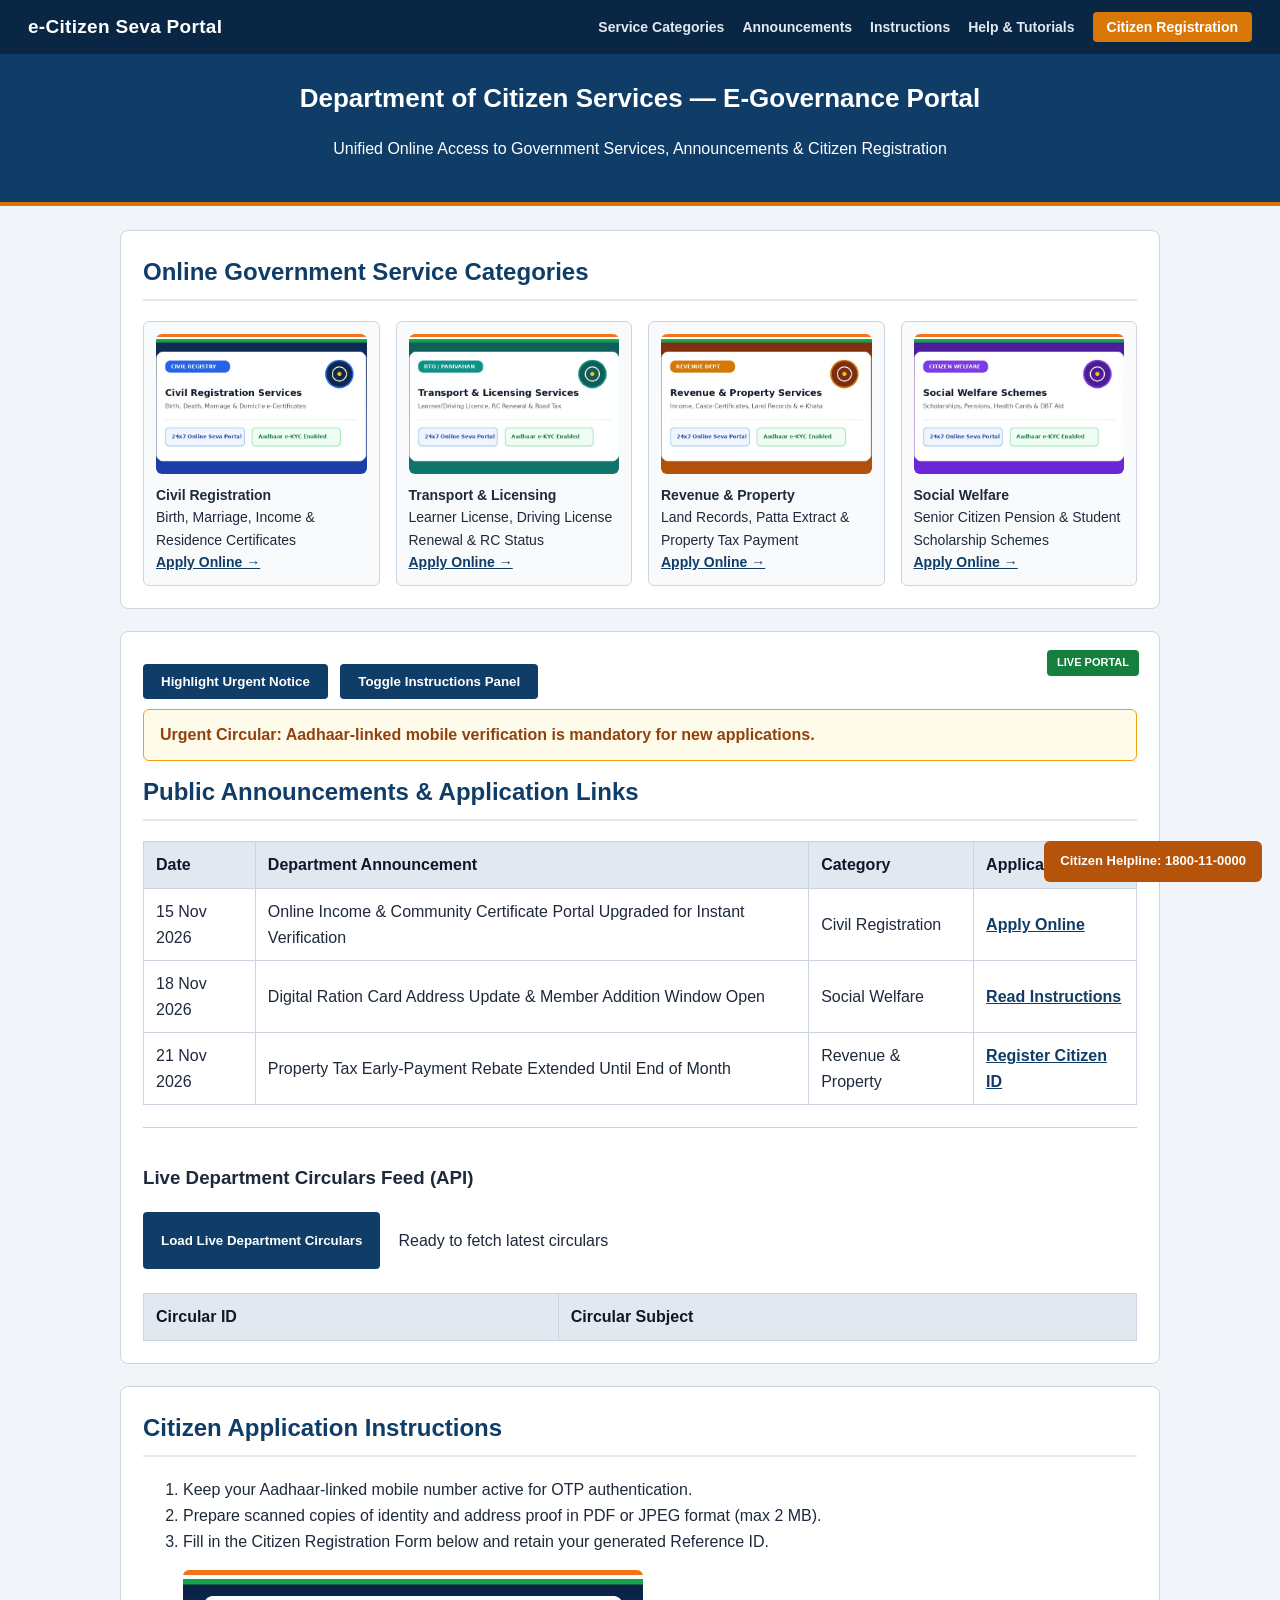
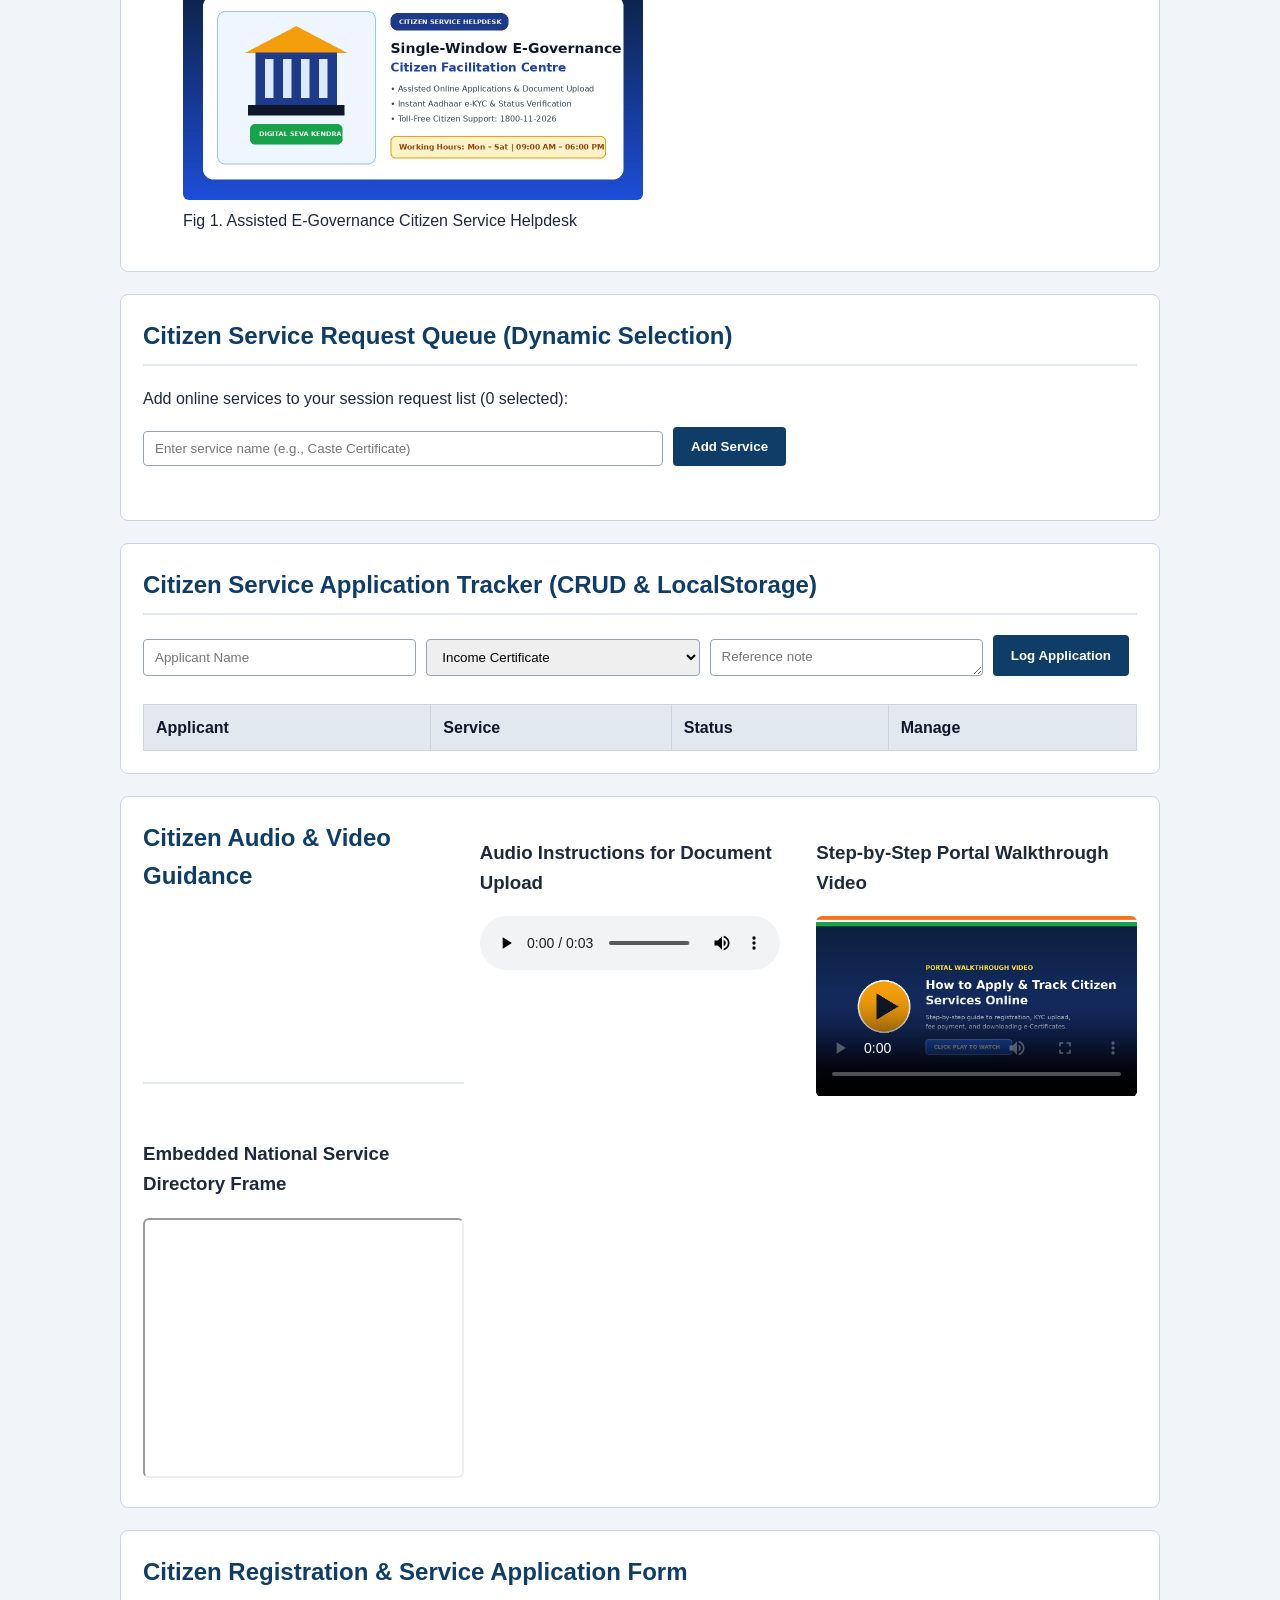
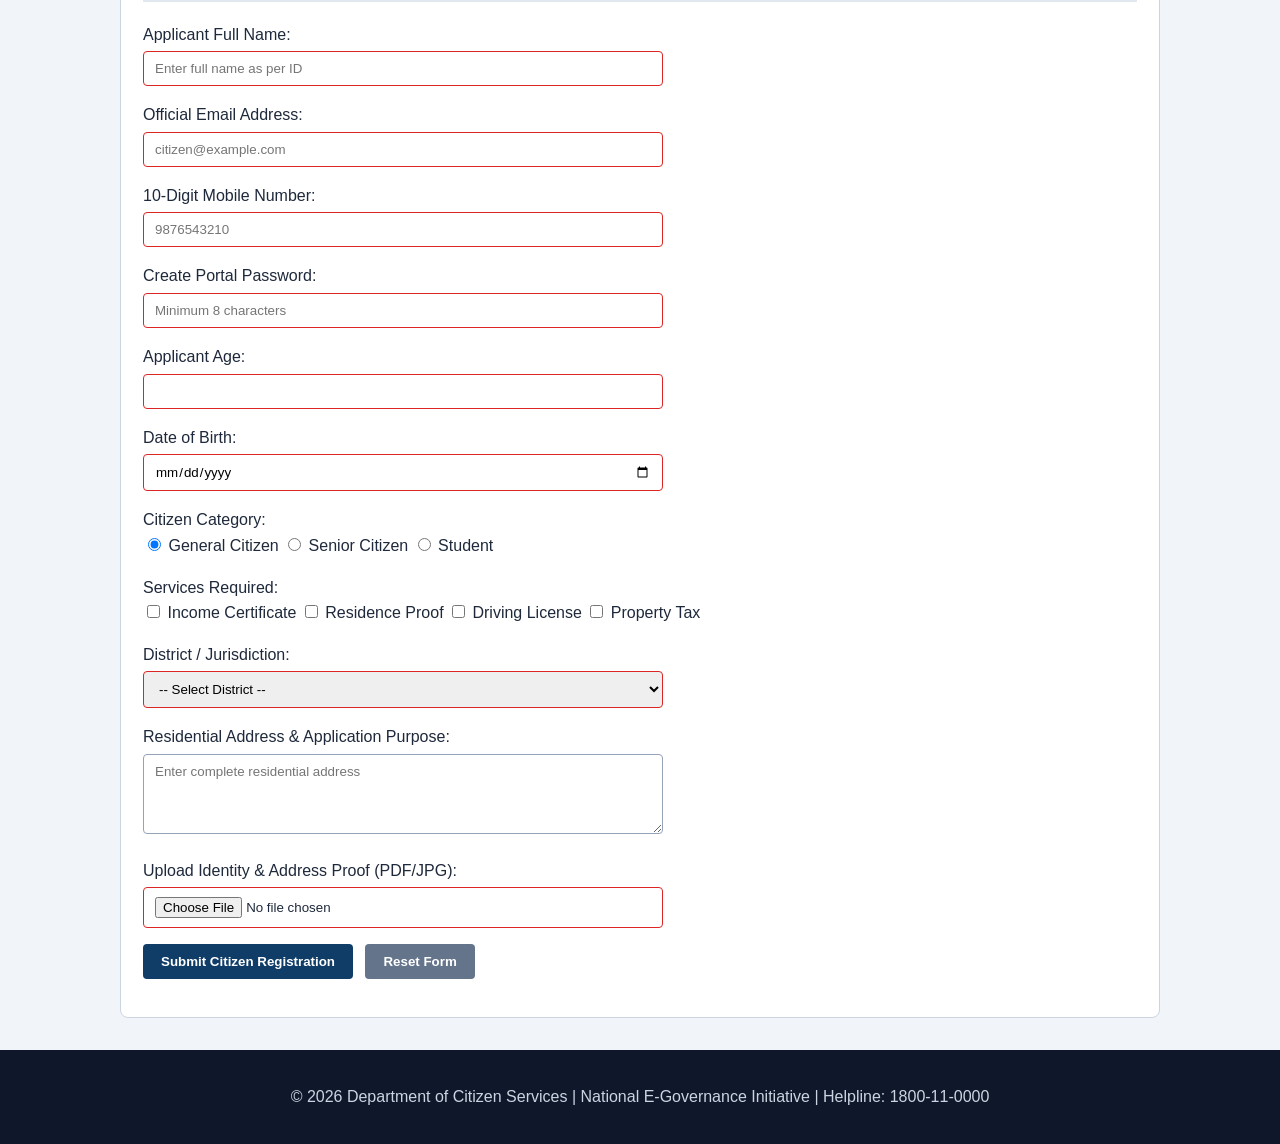
<file: 13/index.html>
<!DOCTYPE html>
<html lang="en">
<head>
  <meta charset="UTF-8">
  <meta name="viewport" content="width=device-width, initial-scale=1.0">
  <title>Department of Citizen Services — E-Governance Portal</title>
  <link rel="stylesheet" href="style.css">
</head>
<body>
  <nav class="navbar">
    <div class="nav-brand">e-Citizen Seva Portal</div>
    <ul class="nav-links">
      <li><a href="#categories">Service Categories</a></li>
      <li><a href="#announcements">Announcements</a></li>
      <li><a href="#instructions">Instructions</a></li>
      <li><a href="#multimedia">Help &amp; Tutorials</a></li>
      <li><a href="#registration" class="nav-cta">Citizen Registration</a></li>
    </ul>
  </nav>

  <header class="gov-header">
    <h1>Department of Citizen Services — E-Governance Portal</h1>
    <p>Unified Online Access to Government Services, Announcements &amp; Citizen Registration</p>
  </header>

  <main class="container">
    <section id="categories" class="card">
      <h2>Online Government Service Categories</h2>
      <div class="service-gallery-grid">
        <figure class="service-tile">
          <img src="civil-service.jpg" alt="Civil Registration Services">
          <figcaption>
            <strong>Civil Registration</strong><br>
            Birth, Marriage, Income &amp; Residence Certificates<br>
            <a href="#registration">Apply Online &rarr;</a>
          </figcaption>
        </figure>
        <figure class="service-tile">
          <img src="transport-service.jpg" alt="Transport and Licensing Services">
          <figcaption>
            <strong>Transport &amp; Licensing</strong><br>
            Learner License, Driving License Renewal &amp; RC Status<br>
            <a href="#registration">Apply Online &rarr;</a>
          </figcaption>
        </figure>
        <figure class="service-tile">
          <img src="revenue-service.jpg" alt="Revenue and Property Services">
          <figcaption>
            <strong>Revenue &amp; Property</strong><br>
            Land Records, Patta Extract &amp; Property Tax Payment<br>
            <a href="#registration">Apply Online &rarr;</a>
          </figcaption>
        </figure>
        <figure class="service-tile">
          <img src="welfare-service.jpg" alt="Social Welfare Schemes">
          <figcaption>
            <strong>Social Welfare</strong><br>
            Senior Citizen Pension &amp; Student Scholarship Schemes<br>
            <a href="#registration">Apply Online &rarr;</a>
          </figcaption>
        </figure>
      </div>
    </section>

    <section id="announcements" class="card relative-card">
      <span class="live-badge">LIVE PORTAL</span>
      <div class="notice-controls">
        <button id="pulseNoticeBtn" type="button">Highlight Urgent Notice</button>
        <button id="toggleGuideBtn" type="button">Toggle Instructions Panel</button>
      </div>
      <div id="urgentNoticeBanner" class="urgent-banner">Urgent Circular: Aadhaar-linked mobile verification is mandatory for new applications.</div>
      <h2>Public Announcements &amp; Application Links</h2>
      <table border="1">
        <thead>
          <tr>
            <th>Date</th>
            <th>Department Announcement</th>
            <th>Category</th>
            <th>Application Link</th>
          </tr>
        </thead>
        <tbody>
          <tr>
            <td>15 Nov 2026</td>
            <td>Online Income &amp; Community Certificate Portal Upgraded for Instant Verification</td>
            <td>Civil Registration</td>
            <td><a href="#registration">Apply Online</a></td>
          </tr>
          <tr>
            <td>18 Nov 2026</td>
            <td>Digital Ration Card Address Update &amp; Member Addition Window Open</td>
            <td>Social Welfare</td>
            <td><a href="#instructions">Read Instructions</a></td>
          </tr>
          <tr>
            <td>21 Nov 2026</td>
            <td>Property Tax Early-Payment Rebate Extended Until End of Month</td>
            <td>Revenue &amp; Property</td>
            <td><a href="#registration">Register Citizen ID</a></td>
          </tr>
        </tbody>
      </table>

      <div class="api-circulars-box">
        <h3>Live Department Circulars Feed (API)</h3>
        <div class="inline-bar">
          <button type="button" id="loadCircularsBtn">Load Live Department Circulars</button>
          <p id="circularsStatus">Ready to fetch latest circulars</p>
        </div>
        <div class="table-scroll">
          <table>
            <thead>
              <tr>
                <th>Circular ID</th>
                <th>Circular Subject</th>
              </tr>
            </thead>
            <tbody id="liveCircularsBody"></tbody>
          </table>
        </div>
      </div>
    </section>

    <article id="instructions" class="card anim-panel">
      <h2>Citizen Application Instructions</h2>
      <ol>
        <li>Keep your Aadhaar-linked mobile number active for OTP authentication.</li>
        <li>Prepare scanned copies of identity and address proof in PDF or JPEG format (max 2 MB).</li>
        <li>Fill in the Citizen Registration Form below and retain your generated Reference ID.</li>
      </ol>
      <figure>
        <img src="citizen-helpdesk.jpg" alt="Citizens accessing online government services at a Digital Seva Kendra" width="460">
        <figcaption>Fig 1. Assisted E-Governance Citizen Service Helpdesk</figcaption>
      </figure>
    </article>

        <section id="service-queue" class="card">
      <h2>Citizen Service Request Queue (Dynamic Selection)</h2>
      <p>Add online services to your session request list (<span id="queueCount">0</span> selected):</p>
      <div class="inline-bar">
        <input type="text" id="customServiceInput" placeholder="Enter service name (e.g., Caste Certificate)">
        <button type="button" id="addQueueBtn">Add Service</button>
      </div>
      <ul id="serviceQueueList" class="dom-list"></ul>
    </section>

        <section id="application-tracker" class="card">
      <h2>Citizen Service Application Tracker (CRUD &amp; LocalStorage)</h2>
      <form id="trackerForm" class="inline-bar">
        <input type="text" id="trackerApplicant" placeholder="Applicant Name" required>
        <select id="trackerService">
          <option value="Income Certificate">Income Certificate</option>
          <option value="Driving License Renewal">Driving License Renewal</option>
          <option value="Property Tax Payment">Property Tax Payment</option>
        </select>
        <textarea id="trackerNote" placeholder="Reference note" rows="1"></textarea>
        <button type="submit">Log Application</button>
      </form>
      <ul id="trackerSummaryList"></ul>
      <div class="table-scroll">
        <table>
          <thead>
            <tr>
              <th>Applicant</th>
              <th>Service</th>
              <th>Status</th>
              <th>Manage</th>
            </tr>
          </thead>
          <tbody id="trackerTableBody"></tbody>
        </table>
      </div>
    </section>

    <section id="multimedia" class="card">
      <div class="media-grid">
      <h2>Citizen Audio &amp; Video Guidance</h2>
      <div>
        <h3>Audio Instructions for Document Upload</h3>
        <audio controls>
          <source src="citizen-guidelines.mp3" type="audio/mpeg">
          Your browser does not support the audio element.
        </audio>
      </div>
      <div>
        <h3>Step-by-Step Portal Walkthrough Video</h3>
        <video controls width="520" poster="tutorial-poster.jpg">
          <source src="portal-walkthrough.mp4" type="video/mp4">
          <track src="captions-en.vtt" kind="captions" srclang="en" label="English" default>
          Your browser does not support the video element.
        </video>
      </div>
      <div>
        <h3>Embedded National Service Directory Frame</h3>
        <iframe src="https://www.india.gov.in" title="National Portal of India Reference" width="520" height="260"></iframe>
      </div>
      </div>
    </section>

    <section id="registration" class="card">
      <h2>Citizen Registration &amp; Service Application Form</h2>
      <form id="citizenRegForm" action="#" method="post" novalidate>
        <p>
          <label for="fullName">Applicant Full Name:</label><br>
          <input type="text" id="fullName" name="fullName" required minlength="3" placeholder="Enter full name as per ID">
        </p>
        <p>
          <label for="email">Official Email Address:</label><br>
          <input type="email" id="email" name="email" required placeholder="citizen@example.com">
        </p>
        <p>
          <label for="mobileNumber">10-Digit Mobile Number:</label><br>
          <input type="tel" id="mobileNumber" name="mobileNumber" required pattern="[6-9][0-9]{9}" placeholder="9876543210">
        </p>
        <p>
          <label for="password">Create Portal Password:</label><br>
          <input type="password" id="password" name="password" required minlength="8" placeholder="Minimum 8 characters">
        </p>
        <p>
          <label for="age">Applicant Age:</label><br>
          <input type="number" id="age" name="age" min="18" max="110" required>
        </p>
        <p>
          <label for="dob">Date of Birth:</label><br>
          <input type="date" id="dob" name="dob" required>
        </p>
        <p>
          <span>Citizen Category:</span><br>
          <label><input type="radio" name="citizenCategory" value="general" checked> General Citizen</label>
          <label><input type="radio" name="citizenCategory" value="senior"> Senior Citizen</label>
          <label><input type="radio" name="citizenCategory" value="student"> Student</label>
        </p>
        <p>
          <span>Services Required:</span><br>
          <label><input type="checkbox" name="reqService" value="income"> Income Certificate</label>
          <label><input type="checkbox" name="reqService" value="residence"> Residence Proof</label>
          <label><input type="checkbox" name="reqService" value="license"> Driving License</label>
          <label><input type="checkbox" name="reqService" value="tax"> Property Tax</label>
        </p>
        <p>
          <label for="district">District / Jurisdiction:</label><br>
          <select id="district" name="district" required>
            <option value="">-- Select District --</option>
            <option value="coimbatore">Coimbatore</option>
            <option value="chennai">Chennai</option>
            <option value="madurai">Madurai</option>
            <option value="salem">Salem</option>
          </select>
        </p>
        <p>
          <label for="address">Residential Address &amp; Application Purpose:</label><br>
          <textarea id="address" name="address" rows="4" cols="45" required placeholder="Enter complete residential address"></textarea>
        </p>
        <p>
          <label for="idProof">Upload Identity &amp; Address Proof (PDF/JPG):</label><br>
          <input type="file" id="idProof" name="idProof" accept=".pdf,.jpg,.jpeg,.png" required>
        </p>
        <p>
          <button type="submit">Submit Citizen Registration</button>
          <button type="reset">Reset Form</button>
        </p>
      </form>
      <div id="regStatusMessage" class="feedback-banner"></div>
    </section>
  </main>

  <footer class="gov-footer">
    <p>&copy; 2026 Department of Citizen Services | National E-Governance Initiative | Helpline: 1800-11-0000</p>
  </footer>
  <div class="fixed-helpline">Citizen Helpline: 1800-11-0000</div>
  <script src="script.js"></script>
</body>
</html>
</file>
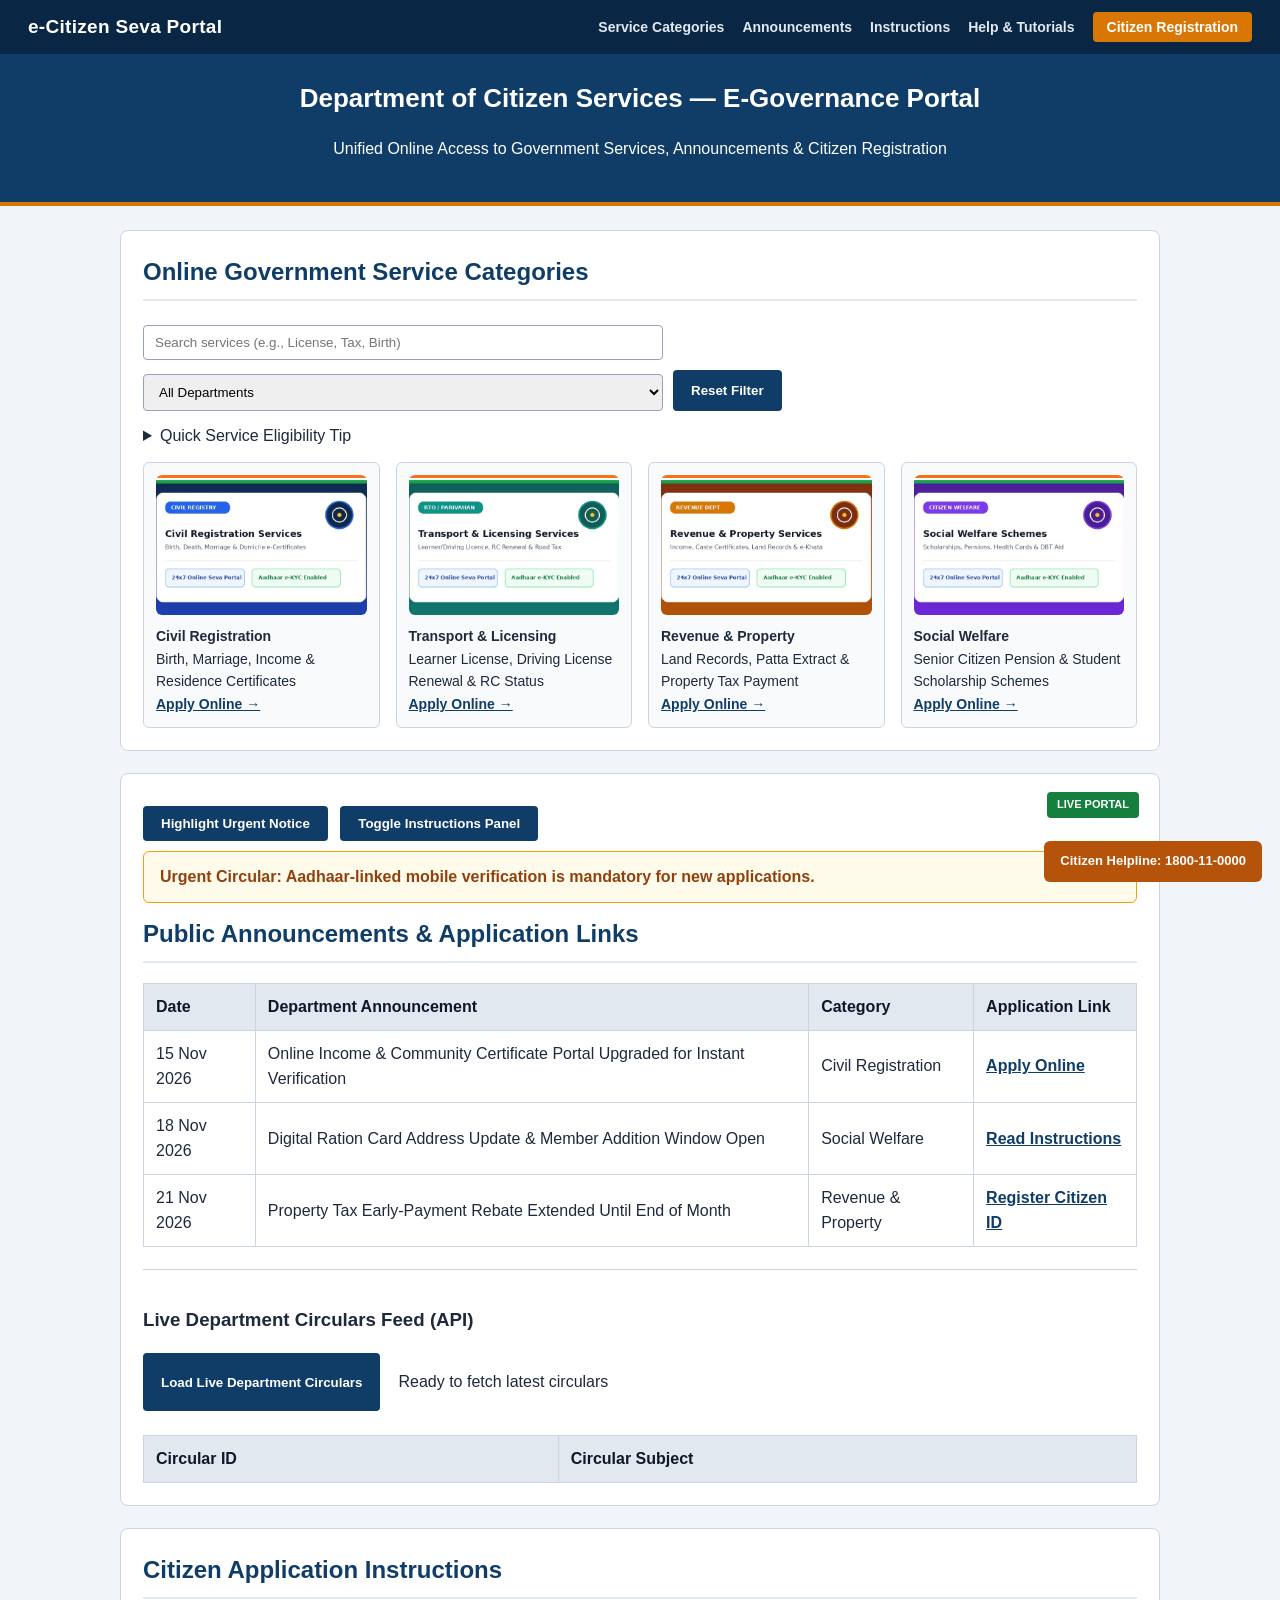
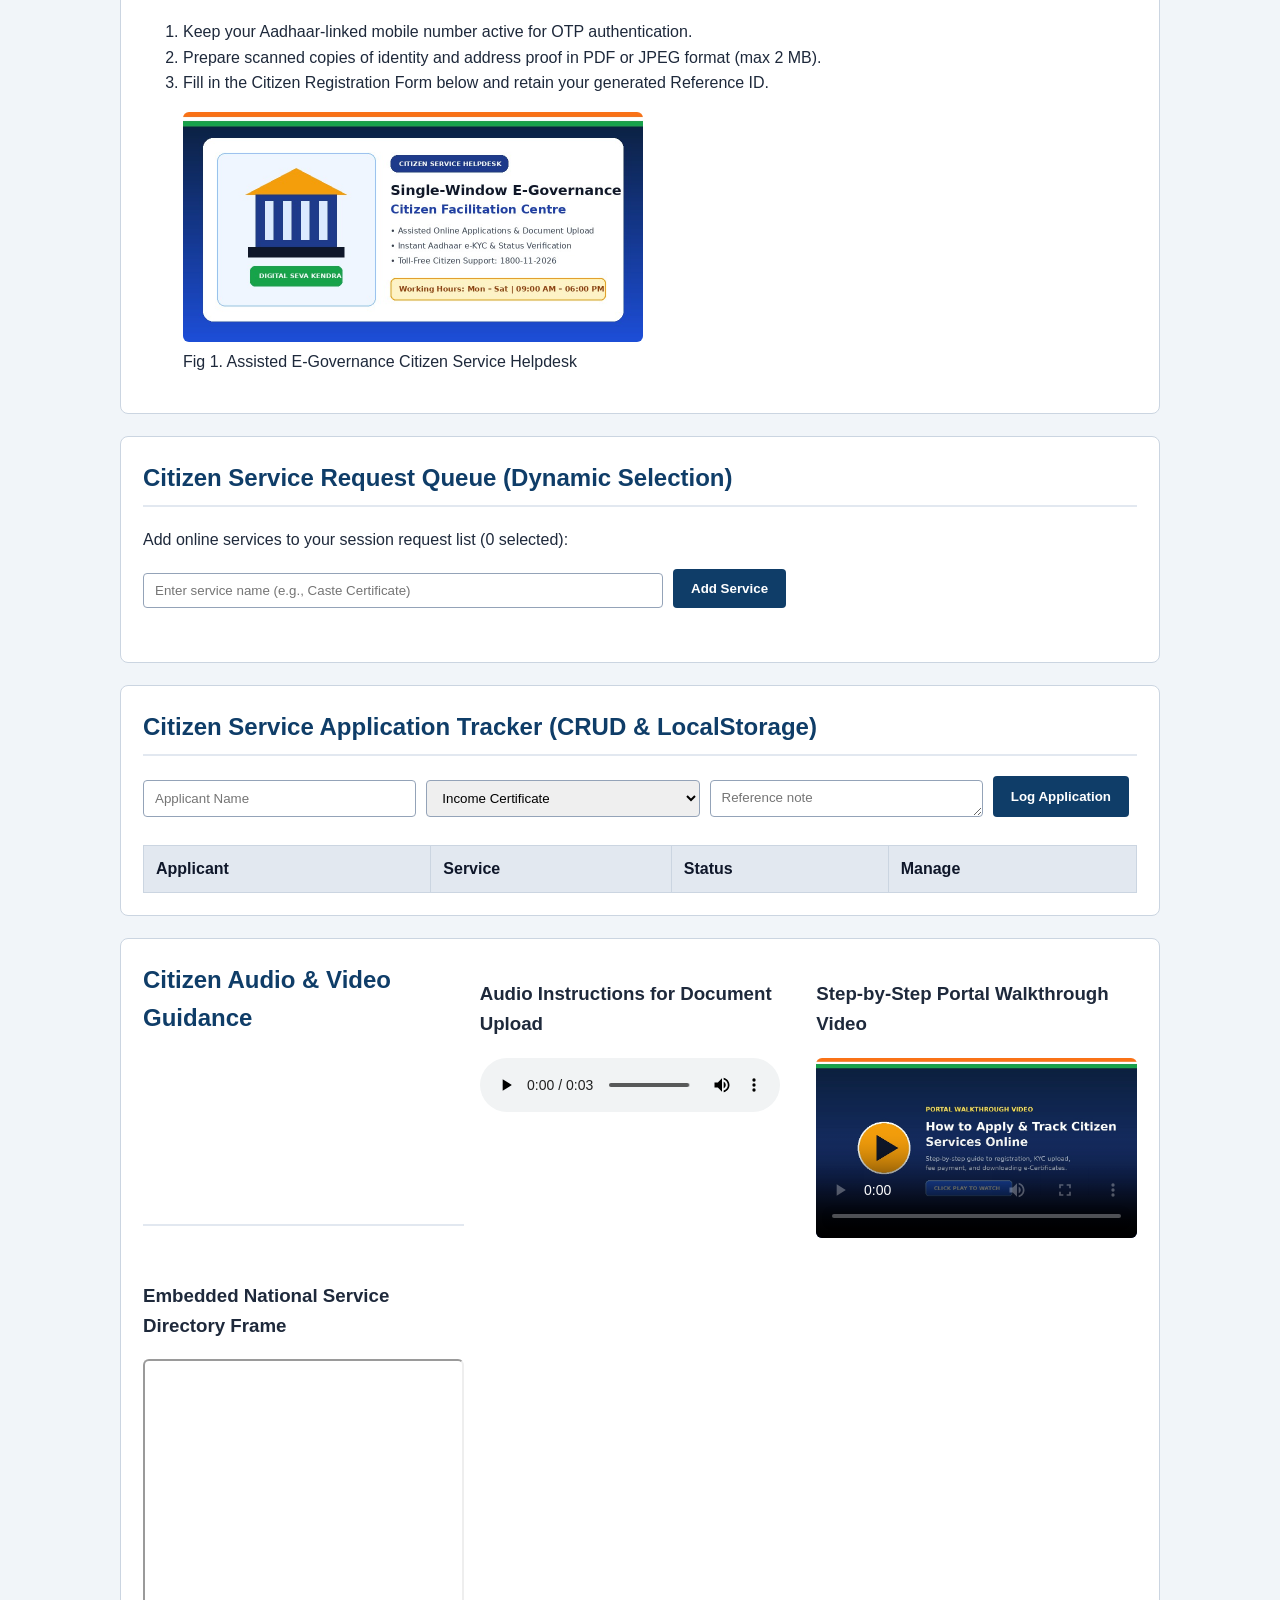
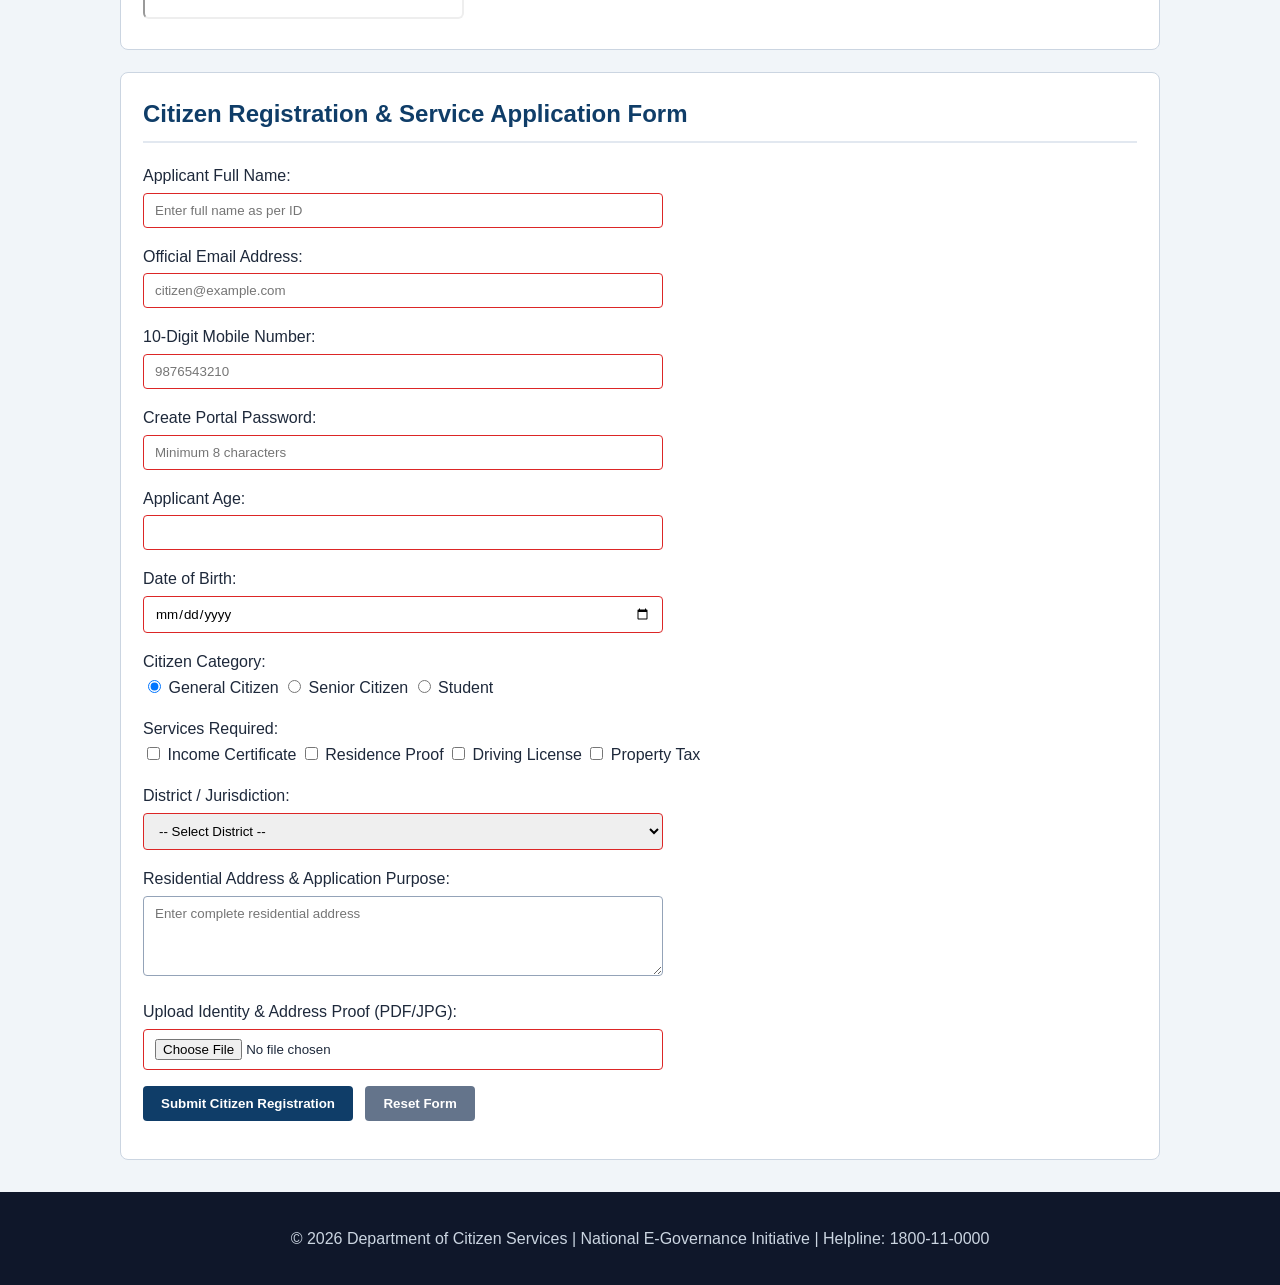
<file: 14/index.html>
<!DOCTYPE html>
<html lang="en">
<head>
  <meta charset="UTF-8">
  <meta name="viewport" content="width=device-width, initial-scale=1.0">
  <title>Department of Citizen Services — E-Governance Portal</title>
  <link rel="stylesheet" href="style.css">
</head>
<body>
  <nav class="navbar">
    <div class="nav-brand">e-Citizen Seva Portal</div>
    <ul class="nav-links">
      <li><a href="#categories">Service Categories</a></li>
      <li><a href="#announcements">Announcements</a></li>
      <li><a href="#instructions">Instructions</a></li>
      <li><a href="#multimedia">Help &amp; Tutorials</a></li>
      <li><a href="#registration" class="nav-cta">Citizen Registration</a></li>
    </ul>
  </nav>

  <header class="gov-header">
    <h1>Department of Citizen Services — E-Governance Portal</h1>
    <p>Unified Online Access to Government Services, Announcements &amp; Citizen Registration</p>
  </header>

  <main class="container">
    <section id="categories" class="card">
      <h2>Online Government Service Categories</h2>
      <div class="inline-bar">
        <input type="text" id="serviceSearchInput" placeholder="Search services (e.g., License, Tax, Birth)">
        <select id="deptCategoryFilter">
          <option value="all">All Departments</option>
          <option value="civil">Civil Registration</option>
          <option value="transport">Transport &amp; Licensing</option>
          <option value="revenue">Revenue &amp; Property</option>
          <option value="welfare">Social Welfare</option>
        </select>
        <button type="button" id="resetServiceFilter">Reset Filter</button>
      </div>
      <details>
        <summary>Quick Service Eligibility Tip</summary>
        <p>Filter by department or keyword and click Apply Online to jump directly to the Citizen Registration Form.</p>
      </details>
      <div class="service-gallery-grid">
        <figure class="service-tile" data-name="Civil Registration Birth Marriage Income Residence Certificates" data-dept="civil">
          <img src="civil-service.jpg" alt="Civil Registration Services">
          <figcaption>
            <strong>Civil Registration</strong><br>
            Birth, Marriage, Income &amp; Residence Certificates<br>
            <a href="#registration">Apply Online &rarr;</a>
          </figcaption>
        </figure>
        <figure class="service-tile" data-name="Transport Licensing Learner Driving License Renewal RC" data-dept="transport">
          <img src="transport-service.jpg" alt="Transport and Licensing Services">
          <figcaption>
            <strong>Transport &amp; Licensing</strong><br>
            Learner License, Driving License Renewal &amp; RC Status<br>
            <a href="#registration">Apply Online &rarr;</a>
          </figcaption>
        </figure>
        <figure class="service-tile" data-name="Revenue Property Land Records Patta Tax Payment" data-dept="revenue">
          <img src="revenue-service.jpg" alt="Revenue and Property Services">
          <figcaption>
            <strong>Revenue &amp; Property</strong><br>
            Land Records, Patta Extract &amp; Property Tax Payment<br>
            <a href="#registration">Apply Online &rarr;</a>
          </figcaption>
        </figure>
        <figure class="service-tile" data-name="Social Welfare Senior Citizen Pension Student Scholarship" data-dept="welfare">
          <img src="welfare-service.jpg" alt="Social Welfare Schemes">
          <figcaption>
            <strong>Social Welfare</strong><br>
            Senior Citizen Pension &amp; Student Scholarship Schemes<br>
            <a href="#registration">Apply Online &rarr;</a>
          </figcaption>
        </figure>
      </div>
    </section>

    <section id="announcements" class="card relative-card">
      <span class="live-badge">LIVE PORTAL</span>
      <div class="notice-controls">
        <button id="pulseNoticeBtn" type="button">Highlight Urgent Notice</button>
        <button id="toggleGuideBtn" type="button">Toggle Instructions Panel</button>
      </div>
      <div id="urgentNoticeBanner" class="urgent-banner">Urgent Circular: Aadhaar-linked mobile verification is mandatory for new applications.</div>
      <h2>Public Announcements &amp; Application Links</h2>
      <table border="1">
        <thead>
          <tr>
            <th>Date</th>
            <th>Department Announcement</th>
            <th>Category</th>
            <th>Application Link</th>
          </tr>
        </thead>
        <tbody>
          <tr>
            <td>15 Nov 2026</td>
            <td>Online Income &amp; Community Certificate Portal Upgraded for Instant Verification</td>
            <td>Civil Registration</td>
            <td><a href="#registration">Apply Online</a></td>
          </tr>
          <tr>
            <td>18 Nov 2026</td>
            <td>Digital Ration Card Address Update &amp; Member Addition Window Open</td>
            <td>Social Welfare</td>
            <td><a href="#instructions">Read Instructions</a></td>
          </tr>
          <tr>
            <td>21 Nov 2026</td>
            <td>Property Tax Early-Payment Rebate Extended Until End of Month</td>
            <td>Revenue &amp; Property</td>
            <td><a href="#registration">Register Citizen ID</a></td>
          </tr>
        </tbody>
      </table>

      <div class="api-circulars-box">
        <h3>Live Department Circulars Feed (API)</h3>
        <div class="inline-bar">
          <button type="button" id="loadCircularsBtn">Load Live Department Circulars</button>
          <p id="circularsStatus">Ready to fetch latest circulars</p>
        </div>
        <div class="table-scroll">
          <table>
            <thead>
              <tr>
                <th>Circular ID</th>
                <th>Circular Subject</th>
              </tr>
            </thead>
            <tbody id="liveCircularsBody"></tbody>
          </table>
        </div>
      </div>
    </section>

    <article id="instructions" class="card anim-panel">
      <h2>Citizen Application Instructions</h2>
      <ol>
        <li>Keep your Aadhaar-linked mobile number active for OTP authentication.</li>
        <li>Prepare scanned copies of identity and address proof in PDF or JPEG format (max 2 MB).</li>
        <li>Fill in the Citizen Registration Form below and retain your generated Reference ID.</li>
      </ol>
      <figure>
        <img src="citizen-helpdesk.jpg" alt="Citizens accessing online government services at a Digital Seva Kendra" width="460">
        <figcaption>Fig 1. Assisted E-Governance Citizen Service Helpdesk</figcaption>
      </figure>
    </article>

        <section id="service-queue" class="card">
      <h2>Citizen Service Request Queue (Dynamic Selection)</h2>
      <p>Add online services to your session request list (<span id="queueCount">0</span> selected):</p>
      <div class="inline-bar">
        <input type="text" id="customServiceInput" placeholder="Enter service name (e.g., Caste Certificate)">
        <button type="button" id="addQueueBtn">Add Service</button>
      </div>
      <ul id="serviceQueueList" class="dom-list"></ul>
    </section>

        <section id="application-tracker" class="card">
      <h2>Citizen Service Application Tracker (CRUD &amp; LocalStorage)</h2>
      <form id="trackerForm" class="inline-bar">
        <input type="text" id="trackerApplicant" placeholder="Applicant Name" required>
        <select id="trackerService">
          <option value="Income Certificate">Income Certificate</option>
          <option value="Driving License Renewal">Driving License Renewal</option>
          <option value="Property Tax Payment">Property Tax Payment</option>
        </select>
        <textarea id="trackerNote" placeholder="Reference note" rows="1"></textarea>
        <button type="submit">Log Application</button>
      </form>
      <ul id="trackerSummaryList"></ul>
      <div class="table-scroll">
        <table>
          <thead>
            <tr>
              <th>Applicant</th>
              <th>Service</th>
              <th>Status</th>
              <th>Manage</th>
            </tr>
          </thead>
          <tbody id="trackerTableBody"></tbody>
        </table>
      </div>
    </section>

    <section id="multimedia" class="card">
      <div class="media-grid">
      <h2>Citizen Audio &amp; Video Guidance</h2>
      <div>
        <h3>Audio Instructions for Document Upload</h3>
        <audio controls>
          <source src="citizen-guidelines.mp3" type="audio/mpeg">
          Your browser does not support the audio element.
        </audio>
      </div>
      <div>
        <h3>Step-by-Step Portal Walkthrough Video</h3>
        <video controls width="520" poster="tutorial-poster.jpg">
          <source src="portal-walkthrough.mp4" type="video/mp4">
          <track src="captions-en.vtt" kind="captions" srclang="en" label="English" default>
          Your browser does not support the video element.
        </video>
      </div>
      <div>
        <h3>Embedded National Service Directory Frame</h3>
        <iframe src="https://www.india.gov.in" title="National Portal of India Reference" width="520" height="260"></iframe>
      </div>
      </div>
    </section>

    <section id="registration" class="card">
      <h2>Citizen Registration &amp; Service Application Form</h2>
      <form id="citizenRegForm" action="#" method="post" novalidate>
        <p>
          <label for="fullName">Applicant Full Name:</label><br>
          <input type="text" id="fullName" name="fullName" required minlength="3" placeholder="Enter full name as per ID">
        </p>
        <p>
          <label for="email">Official Email Address:</label><br>
          <input type="email" id="email" name="email" required placeholder="citizen@example.com">
        </p>
        <p>
          <label for="mobileNumber">10-Digit Mobile Number:</label><br>
          <input type="tel" id="mobileNumber" name="mobileNumber" required pattern="[6-9][0-9]{9}" placeholder="9876543210">
        </p>
        <p>
          <label for="password">Create Portal Password:</label><br>
          <input type="password" id="password" name="password" required minlength="8" placeholder="Minimum 8 characters">
        </p>
        <p>
          <label for="age">Applicant Age:</label><br>
          <input type="number" id="age" name="age" min="18" max="110" required>
        </p>
        <p>
          <label for="dob">Date of Birth:</label><br>
          <input type="date" id="dob" name="dob" required>
        </p>
        <p>
          <span>Citizen Category:</span><br>
          <label><input type="radio" name="citizenCategory" value="general" checked> General Citizen</label>
          <label><input type="radio" name="citizenCategory" value="senior"> Senior Citizen</label>
          <label><input type="radio" name="citizenCategory" value="student"> Student</label>
        </p>
        <p>
          <span>Services Required:</span><br>
          <label><input type="checkbox" name="reqService" value="income"> Income Certificate</label>
          <label><input type="checkbox" name="reqService" value="residence"> Residence Proof</label>
          <label><input type="checkbox" name="reqService" value="license"> Driving License</label>
          <label><input type="checkbox" name="reqService" value="tax"> Property Tax</label>
        </p>
        <p>
          <label for="district">District / Jurisdiction:</label><br>
          <select id="district" name="district" required>
            <option value="">-- Select District --</option>
            <option value="coimbatore">Coimbatore</option>
            <option value="chennai">Chennai</option>
            <option value="madurai">Madurai</option>
            <option value="salem">Salem</option>
          </select>
        </p>
        <p>
          <label for="address">Residential Address &amp; Application Purpose:</label><br>
          <textarea id="address" name="address" rows="4" cols="45" required placeholder="Enter complete residential address"></textarea>
        </p>
        <p>
          <label for="idProof">Upload Identity &amp; Address Proof (PDF/JPG):</label><br>
          <input type="file" id="idProof" name="idProof" accept=".pdf,.jpg,.jpeg,.png" required>
        </p>
        <p>
          <button type="submit">Submit Citizen Registration</button>
          <button type="reset">Reset Form</button>
        </p>
      </form>
      <div id="regStatusMessage" class="feedback-banner"></div>
    </section>
  </main>

  <footer class="gov-footer">
    <p>&copy; 2026 Department of Citizen Services | National E-Governance Initiative | Helpline: 1800-11-0000</p>
  </footer>
  <div class="fixed-helpline">Citizen Helpline: 1800-11-0000</div>
  <script src="script.js"></script>
</body>
</html>
</file>
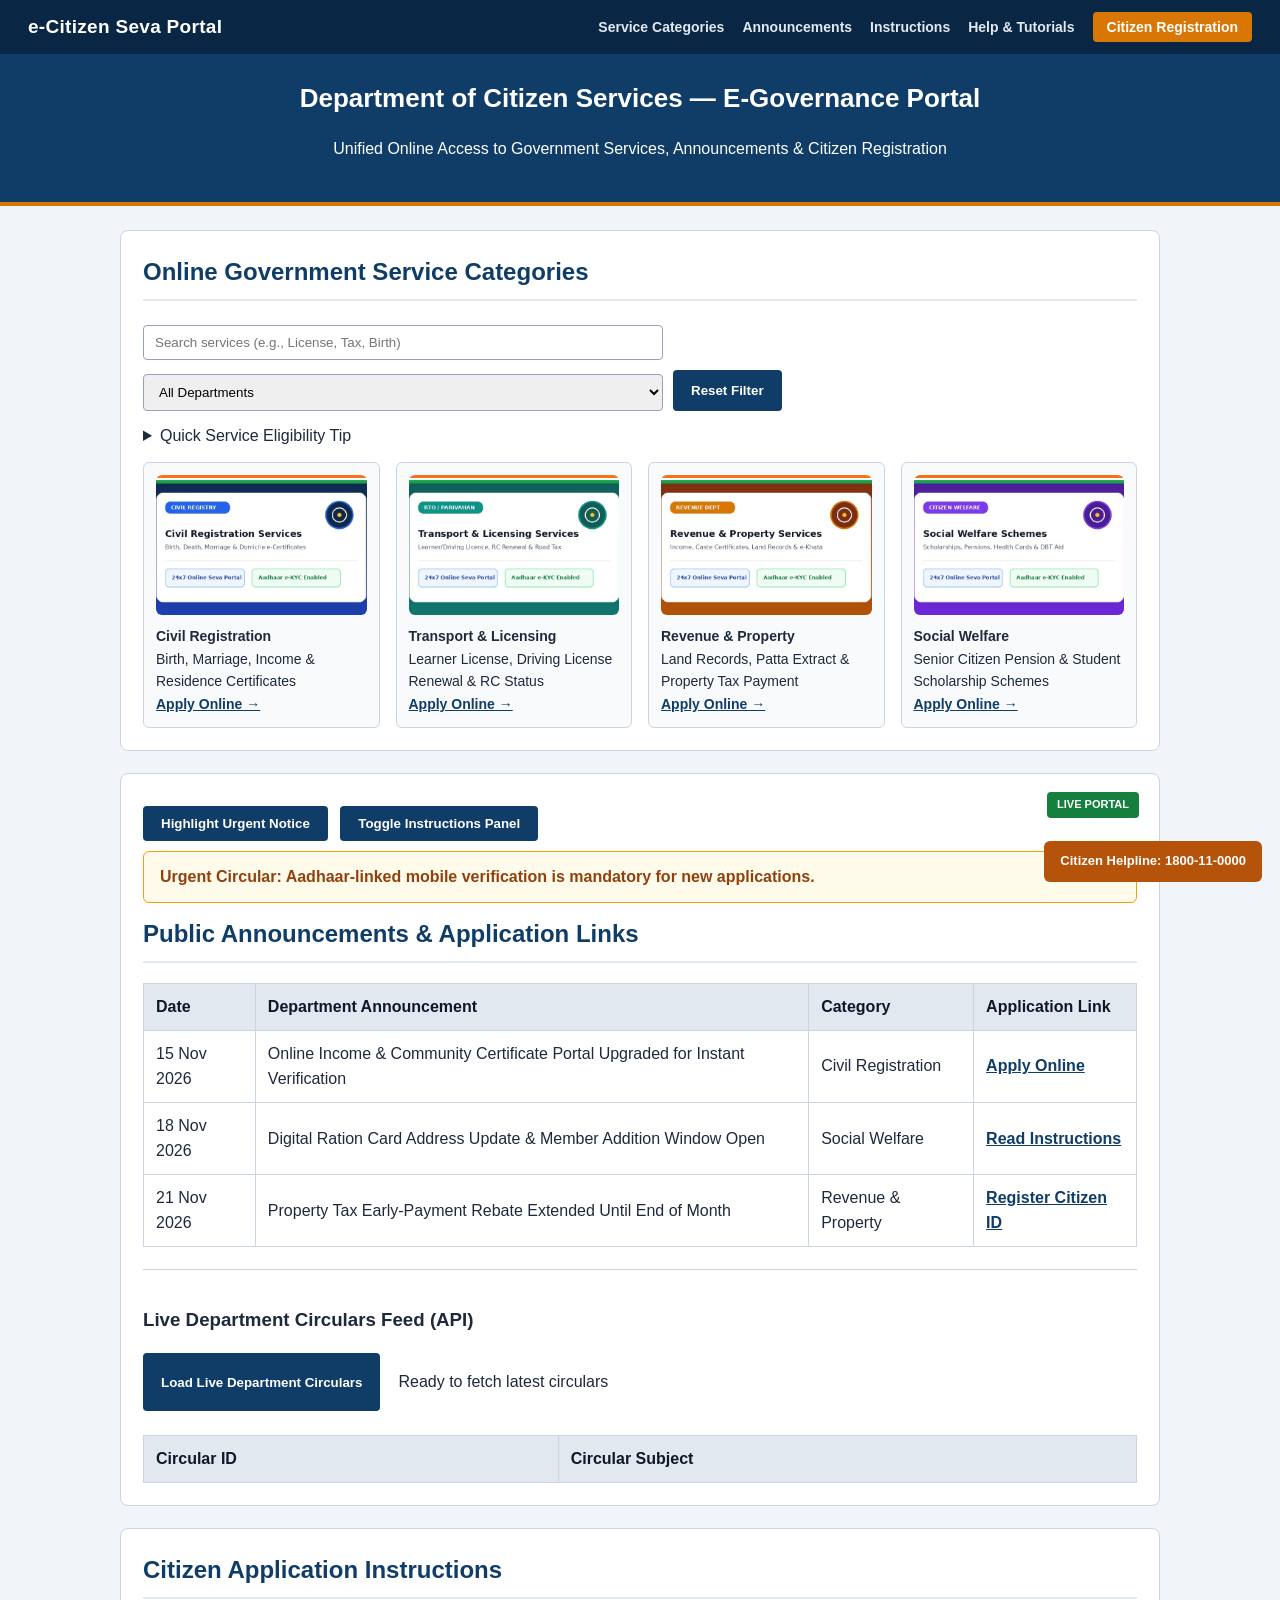
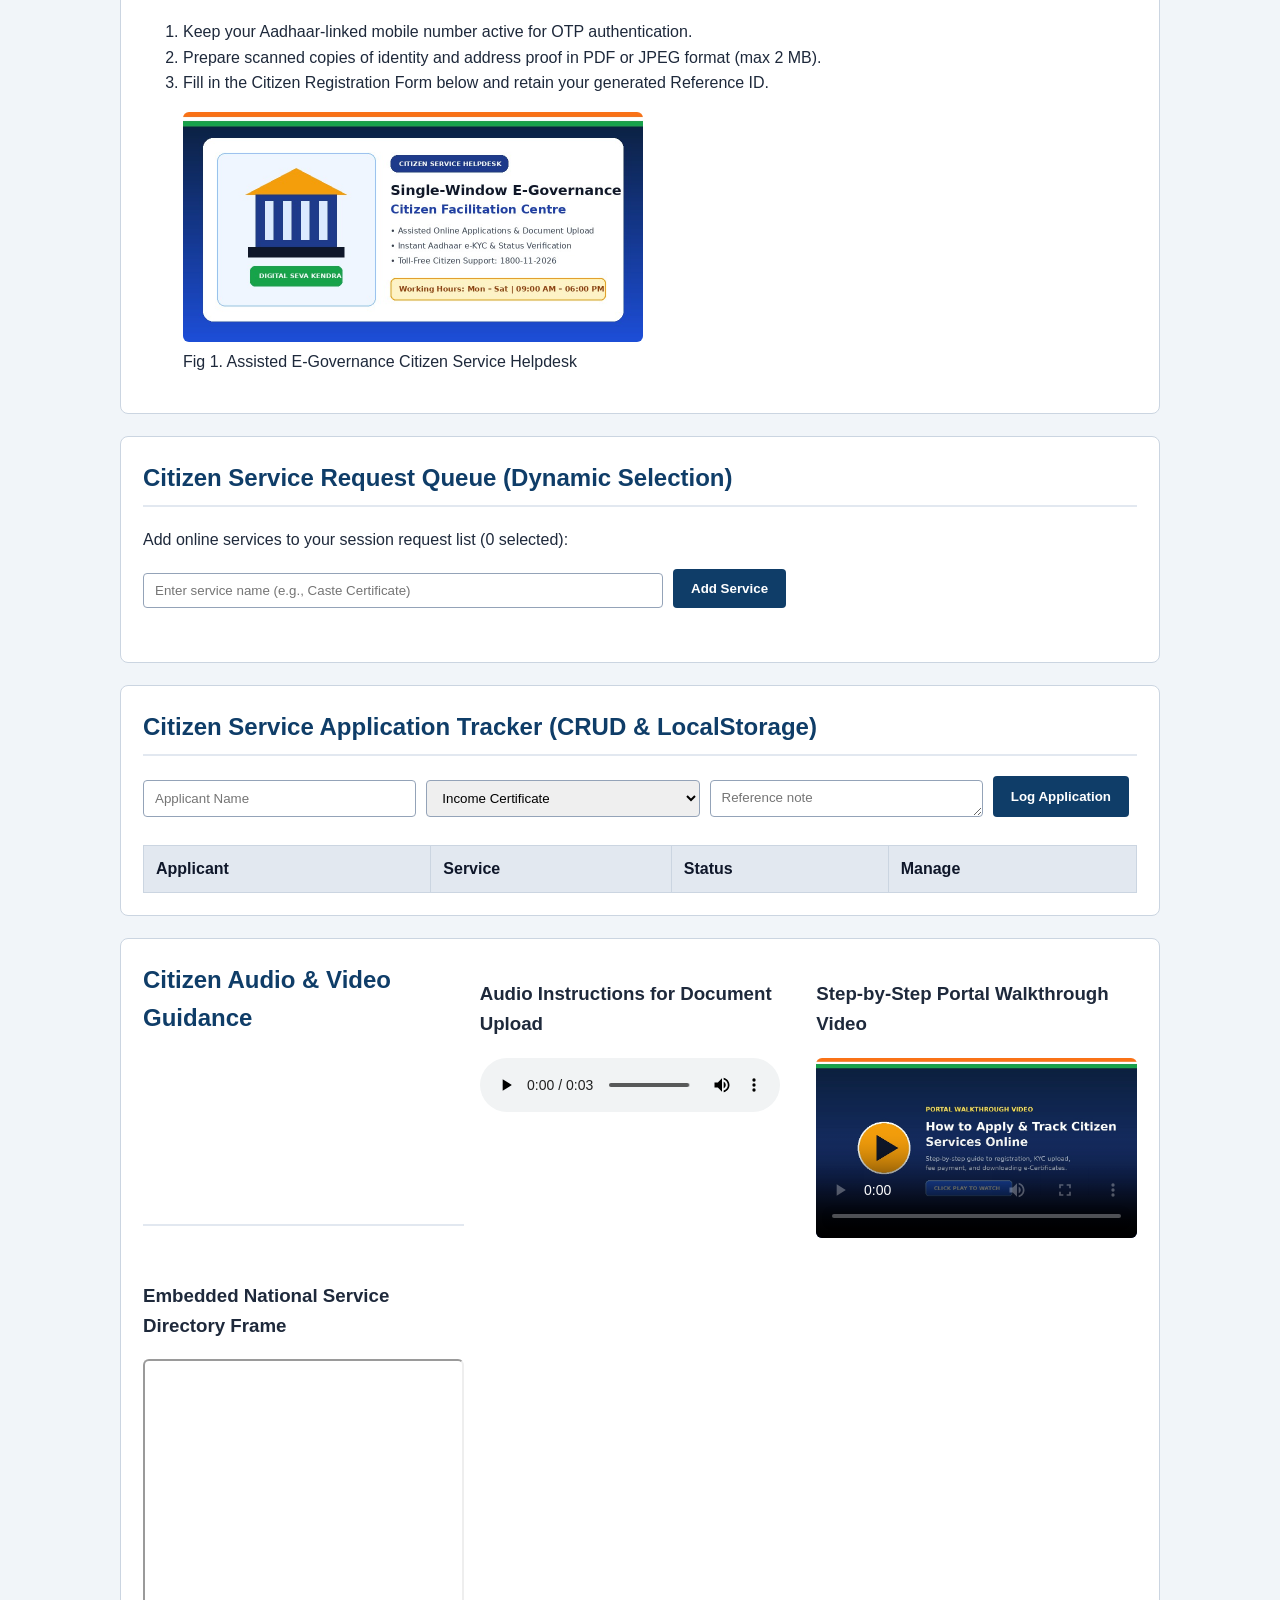
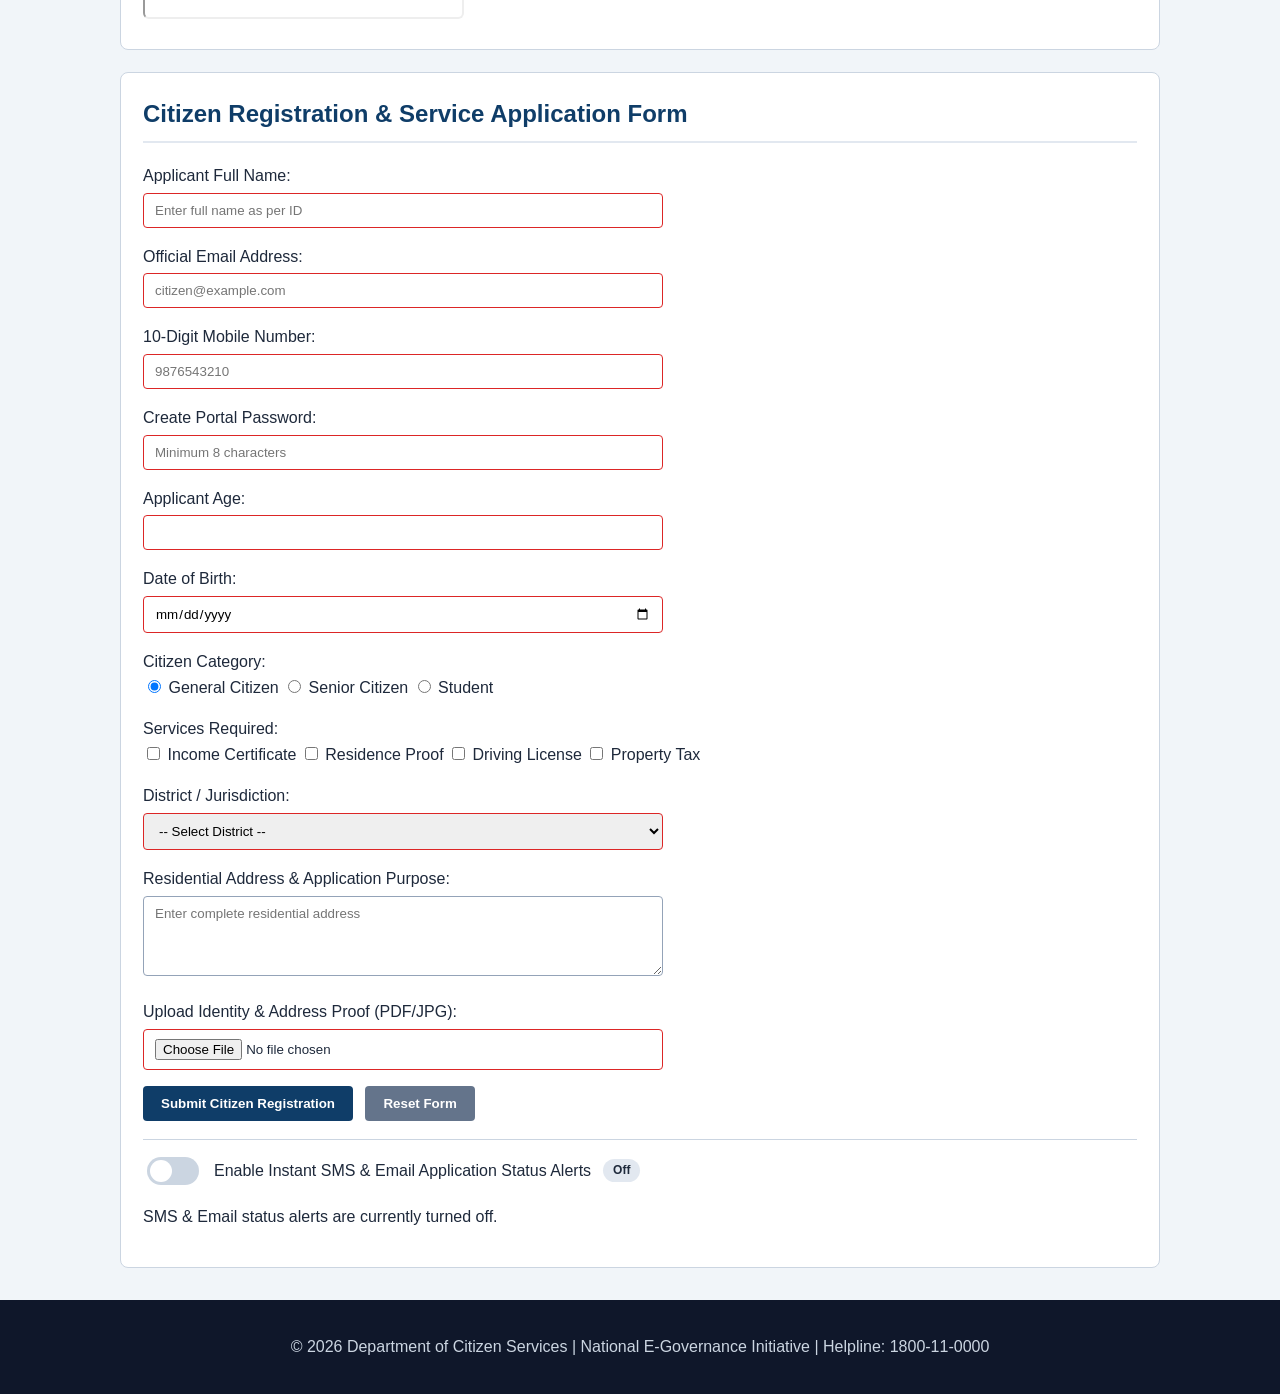
<file: 15/index.html>
<!DOCTYPE html>
<html lang="en">
<head>
  <meta charset="UTF-8">
  <meta name="viewport" content="width=device-width, initial-scale=1.0">
  <title>Department of Citizen Services — E-Governance Portal</title>
  <link rel="stylesheet" href="style.css">
</head>
<body>
  <nav class="navbar">
    <div class="nav-brand">e-Citizen Seva Portal</div>
    <ul class="nav-links">
      <li><a href="#categories">Service Categories</a></li>
      <li><a href="#announcements">Announcements</a></li>
      <li><a href="#instructions">Instructions</a></li>
      <li><a href="#multimedia">Help &amp; Tutorials</a></li>
      <li><a href="#registration" class="nav-cta">Citizen Registration</a></li>
    </ul>
  </nav>

  <header class="gov-header">
    <h1>Department of Citizen Services — E-Governance Portal</h1>
    <p>Unified Online Access to Government Services, Announcements &amp; Citizen Registration</p>
  </header>

  <main class="container">
    <section id="categories" class="card">
      <h2>Online Government Service Categories</h2>
      <div class="inline-bar">
        <input type="text" id="serviceSearchInput" placeholder="Search services (e.g., License, Tax, Birth)">
        <select id="deptCategoryFilter">
          <option value="all">All Departments</option>
          <option value="civil">Civil Registration</option>
          <option value="transport">Transport &amp; Licensing</option>
          <option value="revenue">Revenue &amp; Property</option>
          <option value="welfare">Social Welfare</option>
        </select>
        <button type="button" id="resetServiceFilter">Reset Filter</button>
      </div>
      <details>
        <summary>Quick Service Eligibility Tip</summary>
        <p>Filter by department or keyword and click Apply Online to jump directly to the Citizen Registration Form.</p>
      </details>
      <div class="service-gallery-grid">
        <figure class="service-tile" data-name="Civil Registration Birth Marriage Income Residence Certificates" data-dept="civil">
          <img src="civil-service.jpg" alt="Civil Registration Services">
          <figcaption>
            <strong>Civil Registration</strong><br>
            Birth, Marriage, Income &amp; Residence Certificates<br>
            <a href="#registration">Apply Online &rarr;</a>
          </figcaption>
        </figure>
        <figure class="service-tile" data-name="Transport Licensing Learner Driving License Renewal RC" data-dept="transport">
          <img src="transport-service.jpg" alt="Transport and Licensing Services">
          <figcaption>
            <strong>Transport &amp; Licensing</strong><br>
            Learner License, Driving License Renewal &amp; RC Status<br>
            <a href="#registration">Apply Online &rarr;</a>
          </figcaption>
        </figure>
        <figure class="service-tile" data-name="Revenue Property Land Records Patta Tax Payment" data-dept="revenue">
          <img src="revenue-service.jpg" alt="Revenue and Property Services">
          <figcaption>
            <strong>Revenue &amp; Property</strong><br>
            Land Records, Patta Extract &amp; Property Tax Payment<br>
            <a href="#registration">Apply Online &rarr;</a>
          </figcaption>
        </figure>
        <figure class="service-tile" data-name="Social Welfare Senior Citizen Pension Student Scholarship" data-dept="welfare">
          <img src="welfare-service.jpg" alt="Social Welfare Schemes">
          <figcaption>
            <strong>Social Welfare</strong><br>
            Senior Citizen Pension &amp; Student Scholarship Schemes<br>
            <a href="#registration">Apply Online &rarr;</a>
          </figcaption>
        </figure>
      </div>
    </section>

    <section id="announcements" class="card relative-card">
      <span class="live-badge">LIVE PORTAL</span>
      <div class="notice-controls">
        <button id="pulseNoticeBtn" type="button">Highlight Urgent Notice</button>
        <button id="toggleGuideBtn" type="button">Toggle Instructions Panel</button>
      </div>
      <div id="urgentNoticeBanner" class="urgent-banner">Urgent Circular: Aadhaar-linked mobile verification is mandatory for new applications.</div>
      <h2>Public Announcements &amp; Application Links</h2>
      <table border="1">
        <thead>
          <tr>
            <th>Date</th>
            <th>Department Announcement</th>
            <th>Category</th>
            <th>Application Link</th>
          </tr>
        </thead>
        <tbody>
          <tr>
            <td>15 Nov 2026</td>
            <td>Online Income &amp; Community Certificate Portal Upgraded for Instant Verification</td>
            <td>Civil Registration</td>
            <td><a href="#registration">Apply Online</a></td>
          </tr>
          <tr>
            <td>18 Nov 2026</td>
            <td>Digital Ration Card Address Update &amp; Member Addition Window Open</td>
            <td>Social Welfare</td>
            <td><a href="#instructions">Read Instructions</a></td>
          </tr>
          <tr>
            <td>21 Nov 2026</td>
            <td>Property Tax Early-Payment Rebate Extended Until End of Month</td>
            <td>Revenue &amp; Property</td>
            <td><a href="#registration">Register Citizen ID</a></td>
          </tr>
        </tbody>
      </table>

      <div class="api-circulars-box">
        <h3>Live Department Circulars Feed (API)</h3>
        <div class="inline-bar">
          <button type="button" id="loadCircularsBtn">Load Live Department Circulars</button>
          <p id="circularsStatus">Ready to fetch latest circulars</p>
        </div>
        <div class="table-scroll">
          <table>
            <thead>
              <tr>
                <th>Circular ID</th>
                <th>Circular Subject</th>
              </tr>
            </thead>
            <tbody id="liveCircularsBody"></tbody>
          </table>
        </div>
      </div>
    </section>

    <article id="instructions" class="card anim-panel">
      <h2>Citizen Application Instructions</h2>
      <ol>
        <li>Keep your Aadhaar-linked mobile number active for OTP authentication.</li>
        <li>Prepare scanned copies of identity and address proof in PDF or JPEG format (max 2 MB).</li>
        <li>Fill in the Citizen Registration Form below and retain your generated Reference ID.</li>
      </ol>
      <figure>
        <img src="citizen-helpdesk.jpg" alt="Citizens accessing online government services at a Digital Seva Kendra" width="460">
        <figcaption>Fig 1. Assisted E-Governance Citizen Service Helpdesk</figcaption>
      </figure>
    </article>

        <section id="service-queue" class="card">
      <h2>Citizen Service Request Queue (Dynamic Selection)</h2>
      <p>Add online services to your session request list (<span id="queueCount">0</span> selected):</p>
      <div class="inline-bar">
        <input type="text" id="customServiceInput" placeholder="Enter service name (e.g., Caste Certificate)">
        <button type="button" id="addQueueBtn">Add Service</button>
      </div>
      <ul id="serviceQueueList" class="dom-list"></ul>
    </section>

        <section id="application-tracker" class="card">
      <h2>Citizen Service Application Tracker (CRUD &amp; LocalStorage)</h2>
      <form id="trackerForm" class="inline-bar">
        <input type="text" id="trackerApplicant" placeholder="Applicant Name" required>
        <select id="trackerService">
          <option value="Income Certificate">Income Certificate</option>
          <option value="Driving License Renewal">Driving License Renewal</option>
          <option value="Property Tax Payment">Property Tax Payment</option>
        </select>
        <textarea id="trackerNote" placeholder="Reference note" rows="1"></textarea>
        <button type="submit">Log Application</button>
      </form>
      <ul id="trackerSummaryList"></ul>
      <div class="table-scroll">
        <table>
          <thead>
            <tr>
              <th>Applicant</th>
              <th>Service</th>
              <th>Status</th>
              <th>Manage</th>
            </tr>
          </thead>
          <tbody id="trackerTableBody"></tbody>
        </table>
      </div>
    </section>

    <section id="multimedia" class="card">
      <div class="media-grid">
      <h2>Citizen Audio &amp; Video Guidance</h2>
      <div>
        <h3>Audio Instructions for Document Upload</h3>
        <audio controls>
          <source src="citizen-guidelines.mp3" type="audio/mpeg">
          Your browser does not support the audio element.
        </audio>
      </div>
      <div>
        <h3>Step-by-Step Portal Walkthrough Video</h3>
        <video controls width="520" poster="tutorial-poster.jpg">
          <source src="portal-walkthrough.mp4" type="video/mp4">
          <track src="captions-en.vtt" kind="captions" srclang="en" label="English" default>
          Your browser does not support the video element.
        </video>
      </div>
      <div>
        <h3>Embedded National Service Directory Frame</h3>
        <iframe src="https://www.india.gov.in" title="National Portal of India Reference" width="520" height="260"></iframe>
      </div>
      </div>
    </section>

    <section id="registration" class="card">
      <h2>Citizen Registration &amp; Service Application Form</h2>
      <form id="citizenRegForm" action="#" method="post" novalidate>
        <p>
          <label for="fullName">Applicant Full Name:</label><br>
          <input type="text" id="fullName" name="fullName" required minlength="3" placeholder="Enter full name as per ID">
        </p>
        <p>
          <label for="email">Official Email Address:</label><br>
          <input type="email" id="email" name="email" required placeholder="citizen@example.com">
        </p>
        <p>
          <label for="mobileNumber">10-Digit Mobile Number:</label><br>
          <input type="tel" id="mobileNumber" name="mobileNumber" required pattern="[6-9][0-9]{9}" placeholder="9876543210">
        </p>
        <p>
          <label for="password">Create Portal Password:</label><br>
          <input type="password" id="password" name="password" required minlength="8" placeholder="Minimum 8 characters">
        </p>
        <p>
          <label for="age">Applicant Age:</label><br>
          <input type="number" id="age" name="age" min="18" max="110" required>
        </p>
        <p>
          <label for="dob">Date of Birth:</label><br>
          <input type="date" id="dob" name="dob" required>
        </p>
        <p>
          <span>Citizen Category:</span><br>
          <label><input type="radio" name="citizenCategory" value="general" checked> General Citizen</label>
          <label><input type="radio" name="citizenCategory" value="senior"> Senior Citizen</label>
          <label><input type="radio" name="citizenCategory" value="student"> Student</label>
        </p>
        <p>
          <span>Services Required:</span><br>
          <label><input type="checkbox" name="reqService" value="income"> Income Certificate</label>
          <label><input type="checkbox" name="reqService" value="residence"> Residence Proof</label>
          <label><input type="checkbox" name="reqService" value="license"> Driving License</label>
          <label><input type="checkbox" name="reqService" value="tax"> Property Tax</label>
        </p>
        <p>
          <label for="district">District / Jurisdiction:</label><br>
          <select id="district" name="district" required>
            <option value="">-- Select District --</option>
            <option value="coimbatore">Coimbatore</option>
            <option value="chennai">Chennai</option>
            <option value="madurai">Madurai</option>
            <option value="salem">Salem</option>
          </select>
        </p>
        <p>
          <label for="address">Residential Address &amp; Application Purpose:</label><br>
          <textarea id="address" name="address" rows="4" cols="45" required placeholder="Enter complete residential address"></textarea>
        </p>
        <p>
          <label for="idProof">Upload Identity &amp; Address Proof (PDF/JPG):</label><br>
          <input type="file" id="idProof" name="idProof" accept=".pdf,.jpg,.jpeg,.png" required>
        </p>
        <p>
          <button type="submit">Submit Citizen Registration</button>
          <button type="reset">Reset Form</button>
        </p>
      </form>
      <div class="alert-toggle-box">
        <input id="smsAlertSwitch" class="custom-toggle" type="checkbox">
        <label for="smsAlertSwitch">Enable Instant SMS &amp; Email Application Status Alerts</label>
        <span id="smsAlertState" class="state-pill">Off</span>
      </div>
      <p id="smsAlertHelper">SMS &amp; Email status alerts are currently turned off.</p>
      <div id="regStatusMessage" class="feedback-banner"></div>
    </section>
  </main>

  <footer class="gov-footer">
    <p>&copy; 2026 Department of Citizen Services | National E-Governance Initiative | Helpline: 1800-11-0000</p>
  </footer>
  <div class="fixed-helpline">Citizen Helpline: 1800-11-0000</div>
  <script src="script.js"></script>
</body>
</html>
</file>
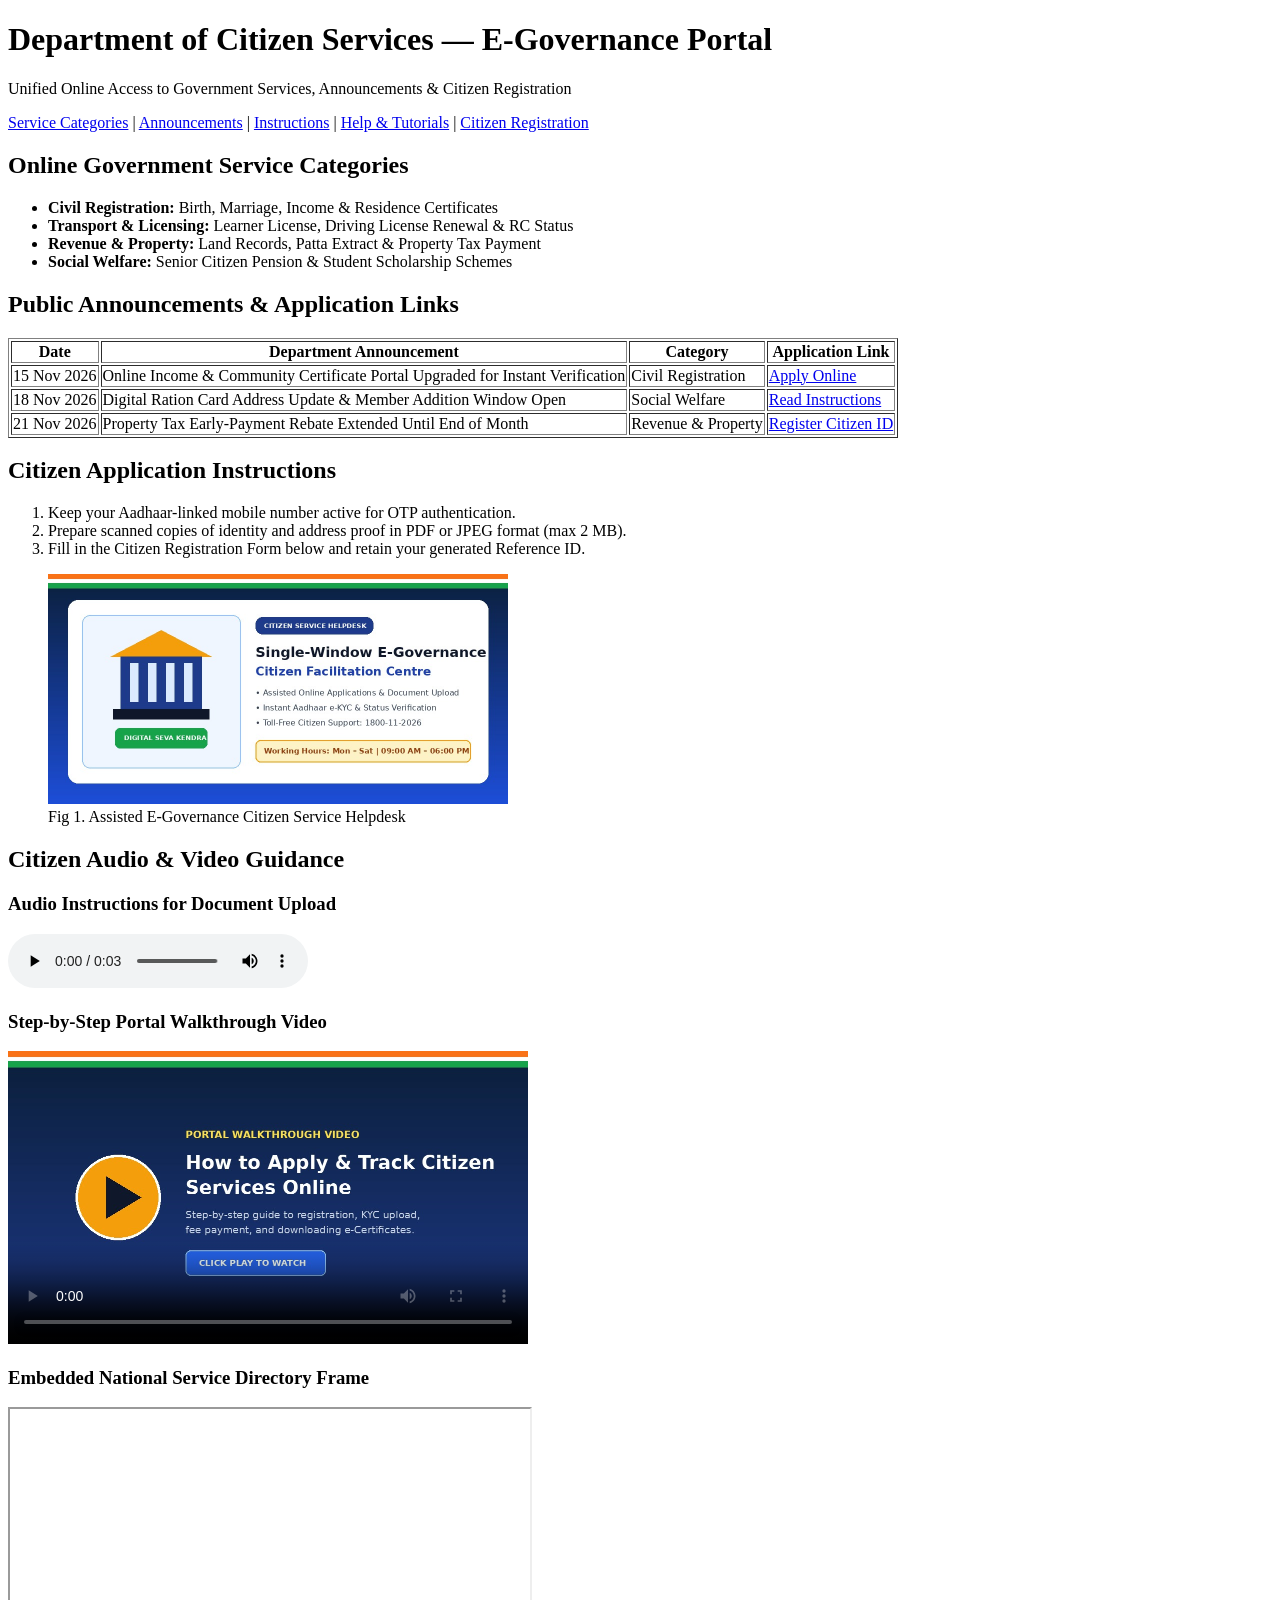
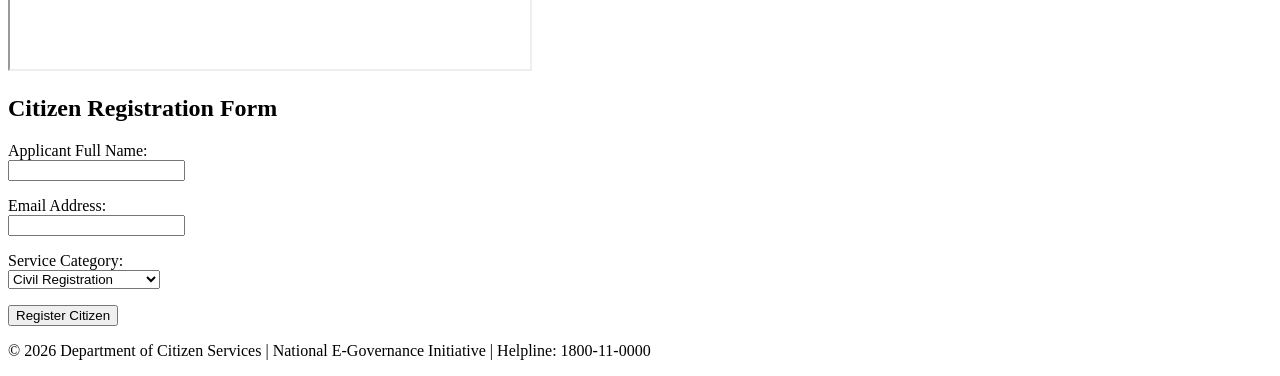
<file: 2/index.html>
<!DOCTYPE html>
<html lang="en">
<head>
  <meta charset="UTF-8">
  <meta name="viewport" content="width=device-width, initial-scale=1.0">
  <title>Department of Citizen Services — E-Governance Portal</title>
</head>
<body>
  <header>
    <h1>Department of Citizen Services — E-Governance Portal</h1>
    <p>Unified Online Access to Government Services, Announcements &amp; Citizen Registration</p>
    <nav>
      <a href="#categories">Service Categories</a> |
      <a href="#announcements">Announcements</a> |
      <a href="#instructions">Instructions</a> |
      <a href="#multimedia">Help &amp; Tutorials</a> |
      <a href="#registration">Citizen Registration</a>
    </nav>
  </header>

  <main>
    <section id="categories">
      <h2>Online Government Service Categories</h2>
      <ul>
        <li><strong>Civil Registration:</strong> Birth, Marriage, Income &amp; Residence Certificates</li>
        <li><strong>Transport &amp; Licensing:</strong> Learner License, Driving License Renewal &amp; RC Status</li>
        <li><strong>Revenue &amp; Property:</strong> Land Records, Patta Extract &amp; Property Tax Payment</li>
        <li><strong>Social Welfare:</strong> Senior Citizen Pension &amp; Student Scholarship Schemes</li>
      </ul>
    </section>

    <section id="announcements">
      <h2>Public Announcements &amp; Application Links</h2>
      <table border="1">
        <thead>
          <tr>
            <th>Date</th>
            <th>Department Announcement</th>
            <th>Category</th>
            <th>Application Link</th>
          </tr>
        </thead>
        <tbody>
          <tr>
            <td>15 Nov 2026</td>
            <td>Online Income &amp; Community Certificate Portal Upgraded for Instant Verification</td>
            <td>Civil Registration</td>
            <td><a href="#registration">Apply Online</a></td>
          </tr>
          <tr>
            <td>18 Nov 2026</td>
            <td>Digital Ration Card Address Update &amp; Member Addition Window Open</td>
            <td>Social Welfare</td>
            <td><a href="#instructions">Read Instructions</a></td>
          </tr>
          <tr>
            <td>21 Nov 2026</td>
            <td>Property Tax Early-Payment Rebate Extended Until End of Month</td>
            <td>Revenue &amp; Property</td>
            <td><a href="#registration">Register Citizen ID</a></td>
          </tr>
        </tbody>
      </table>
    </section>

    <article id="instructions">
      <h2>Citizen Application Instructions</h2>
      <ol>
        <li>Keep your Aadhaar-linked mobile number active for OTP authentication.</li>
        <li>Prepare scanned copies of identity and address proof in PDF or JPEG format (max 2 MB).</li>
        <li>Fill in the Citizen Registration Form below and retain your generated Reference ID.</li>
      </ol>
      <figure>
        <img src="citizen-helpdesk.jpg" alt="Citizens accessing online government services at a Digital Seva Kendra" width="460">
        <figcaption>Fig 1. Assisted E-Governance Citizen Service Helpdesk</figcaption>
      </figure>
    </article>

    <section id="multimedia">
      <h2>Citizen Audio &amp; Video Guidance</h2>
      <div>
        <h3>Audio Instructions for Document Upload</h3>
        <audio controls>
          <source src="citizen-guidelines.mp3" type="audio/mpeg">
          Your browser does not support the audio element.
        </audio>
      </div>
      <div>
        <h3>Step-by-Step Portal Walkthrough Video</h3>
        <video controls width="520" poster="tutorial-poster.jpg">
          <source src="portal-walkthrough.mp4" type="video/mp4">
          <track src="captions-en.vtt" kind="captions" srclang="en" label="English" default>
          Your browser does not support the video element.
        </video>
      </div>
      <div>
        <h3>Embedded National Service Directory Frame</h3>
        <iframe src="https://www.india.gov.in" title="National Portal of India Reference" width="520" height="260"></iframe>
      </div>
    </section>

    <section id="registration">
      <h2>Citizen Registration Form</h2>
      <form action="#" method="post">
        <p>
          <label for="fullName">Applicant Full Name:</label><br>
          <input type="text" id="fullName" name="fullName" required>
        </p>
        <p>
          <label for="email">Email Address:</label><br>
          <input type="email" id="email" name="email" required>
        </p>
        <p>
          <label for="serviceType">Service Category:</label><br>
          <select id="serviceType" name="serviceType">
            <option value="civil">Civil Registration</option>
            <option value="transport">Transport &amp; Licensing</option>
            <option value="revenue">Revenue &amp; Property</option>
            <option value="welfare">Social Welfare</option>
          </select>
        </p>
        <p>
          <button type="submit">Register Citizen</button>
        </p>
      </form>
    </section>
  </main>

  <footer>
    <p>&copy; 2026 Department of Citizen Services | National E-Governance Initiative | Helpline: 1800-11-0000</p>
  </footer>
</body>
</html>
</file>
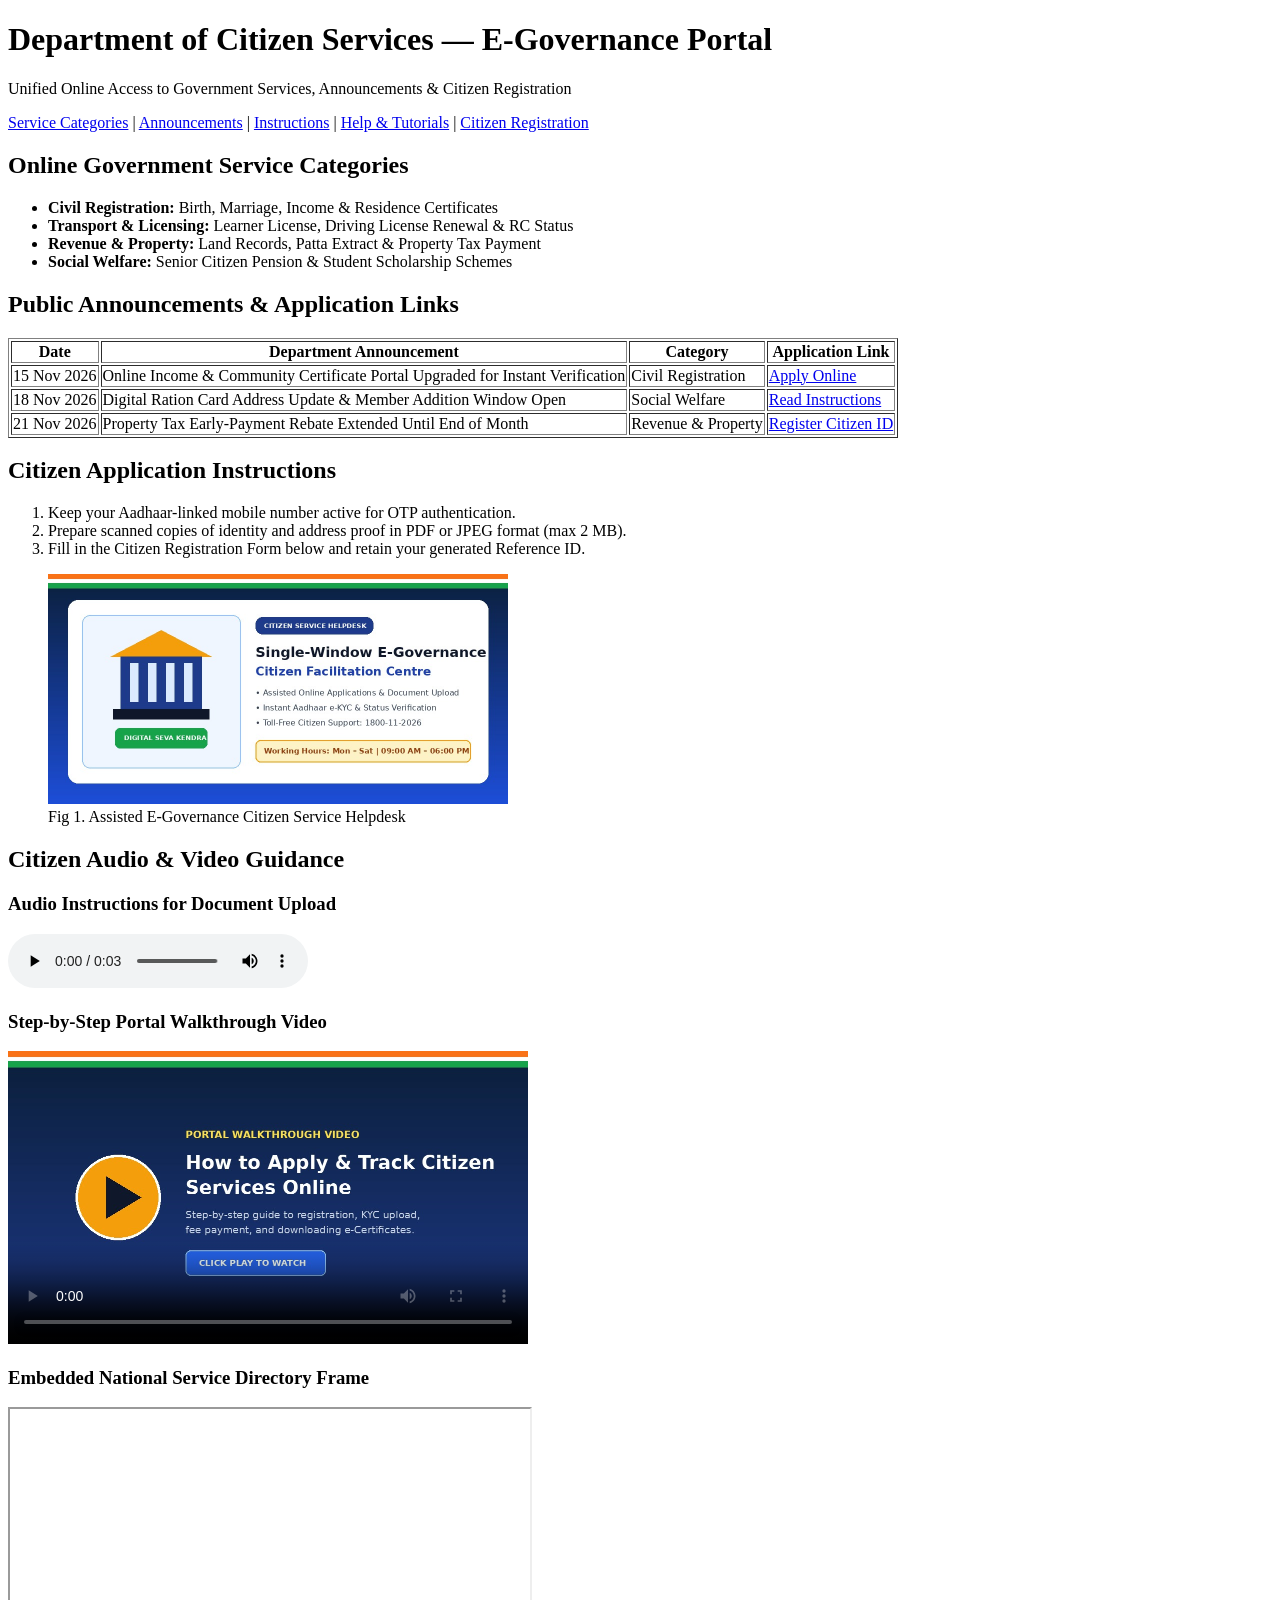
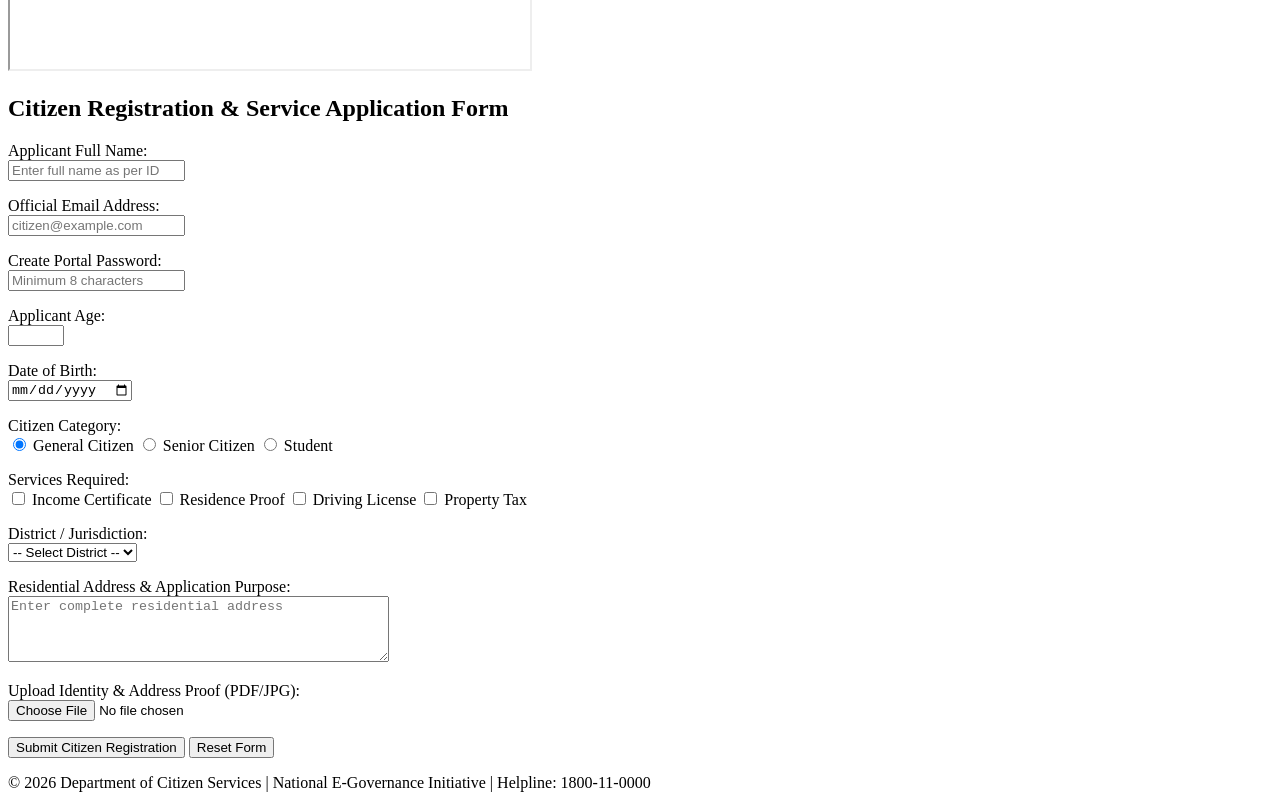
<file: 3/index.html>
<!DOCTYPE html>
<html lang="en">
<head>
  <meta charset="UTF-8">
  <meta name="viewport" content="width=device-width, initial-scale=1.0">
  <title>Department of Citizen Services — E-Governance Portal</title>
</head>
<body>
  <header>
    <h1>Department of Citizen Services — E-Governance Portal</h1>
    <p>Unified Online Access to Government Services, Announcements &amp; Citizen Registration</p>
    <nav>
      <a href="#categories">Service Categories</a> |
      <a href="#announcements">Announcements</a> |
      <a href="#instructions">Instructions</a> |
      <a href="#multimedia">Help &amp; Tutorials</a> |
      <a href="#registration">Citizen Registration</a>
    </nav>
  </header>

  <main>
    <section id="categories">
      <h2>Online Government Service Categories</h2>
      <ul>
        <li><strong>Civil Registration:</strong> Birth, Marriage, Income &amp; Residence Certificates</li>
        <li><strong>Transport &amp; Licensing:</strong> Learner License, Driving License Renewal &amp; RC Status</li>
        <li><strong>Revenue &amp; Property:</strong> Land Records, Patta Extract &amp; Property Tax Payment</li>
        <li><strong>Social Welfare:</strong> Senior Citizen Pension &amp; Student Scholarship Schemes</li>
      </ul>
    </section>

    <section id="announcements">
      <h2>Public Announcements &amp; Application Links</h2>
      <table border="1">
        <thead>
          <tr>
            <th>Date</th>
            <th>Department Announcement</th>
            <th>Category</th>
            <th>Application Link</th>
          </tr>
        </thead>
        <tbody>
          <tr>
            <td>15 Nov 2026</td>
            <td>Online Income &amp; Community Certificate Portal Upgraded for Instant Verification</td>
            <td>Civil Registration</td>
            <td><a href="#registration">Apply Online</a></td>
          </tr>
          <tr>
            <td>18 Nov 2026</td>
            <td>Digital Ration Card Address Update &amp; Member Addition Window Open</td>
            <td>Social Welfare</td>
            <td><a href="#instructions">Read Instructions</a></td>
          </tr>
          <tr>
            <td>21 Nov 2026</td>
            <td>Property Tax Early-Payment Rebate Extended Until End of Month</td>
            <td>Revenue &amp; Property</td>
            <td><a href="#registration">Register Citizen ID</a></td>
          </tr>
        </tbody>
      </table>
    </section>

    <article id="instructions">
      <h2>Citizen Application Instructions</h2>
      <ol>
        <li>Keep your Aadhaar-linked mobile number active for OTP authentication.</li>
        <li>Prepare scanned copies of identity and address proof in PDF or JPEG format (max 2 MB).</li>
        <li>Fill in the Citizen Registration Form below and retain your generated Reference ID.</li>
      </ol>
      <figure>
        <img src="citizen-helpdesk.jpg" alt="Citizens accessing online government services at a Digital Seva Kendra" width="460">
        <figcaption>Fig 1. Assisted E-Governance Citizen Service Helpdesk</figcaption>
      </figure>
    </article>

    <section id="multimedia">
      <h2>Citizen Audio &amp; Video Guidance</h2>
      <div>
        <h3>Audio Instructions for Document Upload</h3>
        <audio controls>
          <source src="citizen-guidelines.mp3" type="audio/mpeg">
          Your browser does not support the audio element.
        </audio>
      </div>
      <div>
        <h3>Step-by-Step Portal Walkthrough Video</h3>
        <video controls width="520" poster="tutorial-poster.jpg">
          <source src="portal-walkthrough.mp4" type="video/mp4">
          <track src="captions-en.vtt" kind="captions" srclang="en" label="English" default>
          Your browser does not support the video element.
        </video>
      </div>
      <div>
        <h3>Embedded National Service Directory Frame</h3>
        <iframe src="https://www.india.gov.in" title="National Portal of India Reference" width="520" height="260"></iframe>
      </div>
    </section>

    <section id="registration">
      <h2>Citizen Registration &amp; Service Application Form</h2>
      <form action="#" method="post">
        <p>
          <label for="fullName">Applicant Full Name:</label><br>
          <input type="text" id="fullName" name="fullName" required minlength="3" placeholder="Enter full name as per ID">
        </p>
        <p>
          <label for="email">Official Email Address:</label><br>
          <input type="email" id="email" name="email" required placeholder="citizen@example.com">
        </p>
        <p>
          <label for="password">Create Portal Password:</label><br>
          <input type="password" id="password" name="password" required minlength="8" placeholder="Minimum 8 characters">
        </p>
        <p>
          <label for="age">Applicant Age:</label><br>
          <input type="number" id="age" name="age" min="18" max="110" required>
        </p>
        <p>
          <label for="dob">Date of Birth:</label><br>
          <input type="date" id="dob" name="dob" required>
        </p>
        <p>
          <span>Citizen Category:</span><br>
          <label><input type="radio" name="citizenCategory" value="general" checked> General Citizen</label>
          <label><input type="radio" name="citizenCategory" value="senior"> Senior Citizen</label>
          <label><input type="radio" name="citizenCategory" value="student"> Student</label>
        </p>
        <p>
          <span>Services Required:</span><br>
          <label><input type="checkbox" name="reqService" value="income"> Income Certificate</label>
          <label><input type="checkbox" name="reqService" value="residence"> Residence Proof</label>
          <label><input type="checkbox" name="reqService" value="license"> Driving License</label>
          <label><input type="checkbox" name="reqService" value="tax"> Property Tax</label>
        </p>
        <p>
          <label for="district">District / Jurisdiction:</label><br>
          <select id="district" name="district" required>
            <option value="">-- Select District --</option>
            <option value="coimbatore">Coimbatore</option>
            <option value="chennai">Chennai</option>
            <option value="madurai">Madurai</option>
            <option value="salem">Salem</option>
          </select>
        </p>
        <p>
          <label for="address">Residential Address &amp; Application Purpose:</label><br>
          <textarea id="address" name="address" rows="4" cols="45" required placeholder="Enter complete residential address"></textarea>
        </p>
        <p>
          <label for="idProof">Upload Identity &amp; Address Proof (PDF/JPG):</label><br>
          <input type="file" id="idProof" name="idProof" accept=".pdf,.jpg,.jpeg,.png" required>
        </p>
        <p>
          <button type="submit">Submit Citizen Registration</button>
          <button type="reset">Reset Form</button>
        </p>
      </form>
    </section>
  </main>

  <footer>
    <p>&copy; 2026 Department of Citizen Services | National E-Governance Initiative | Helpline: 1800-11-0000</p>
  </footer>
</body>
</html>
</file>
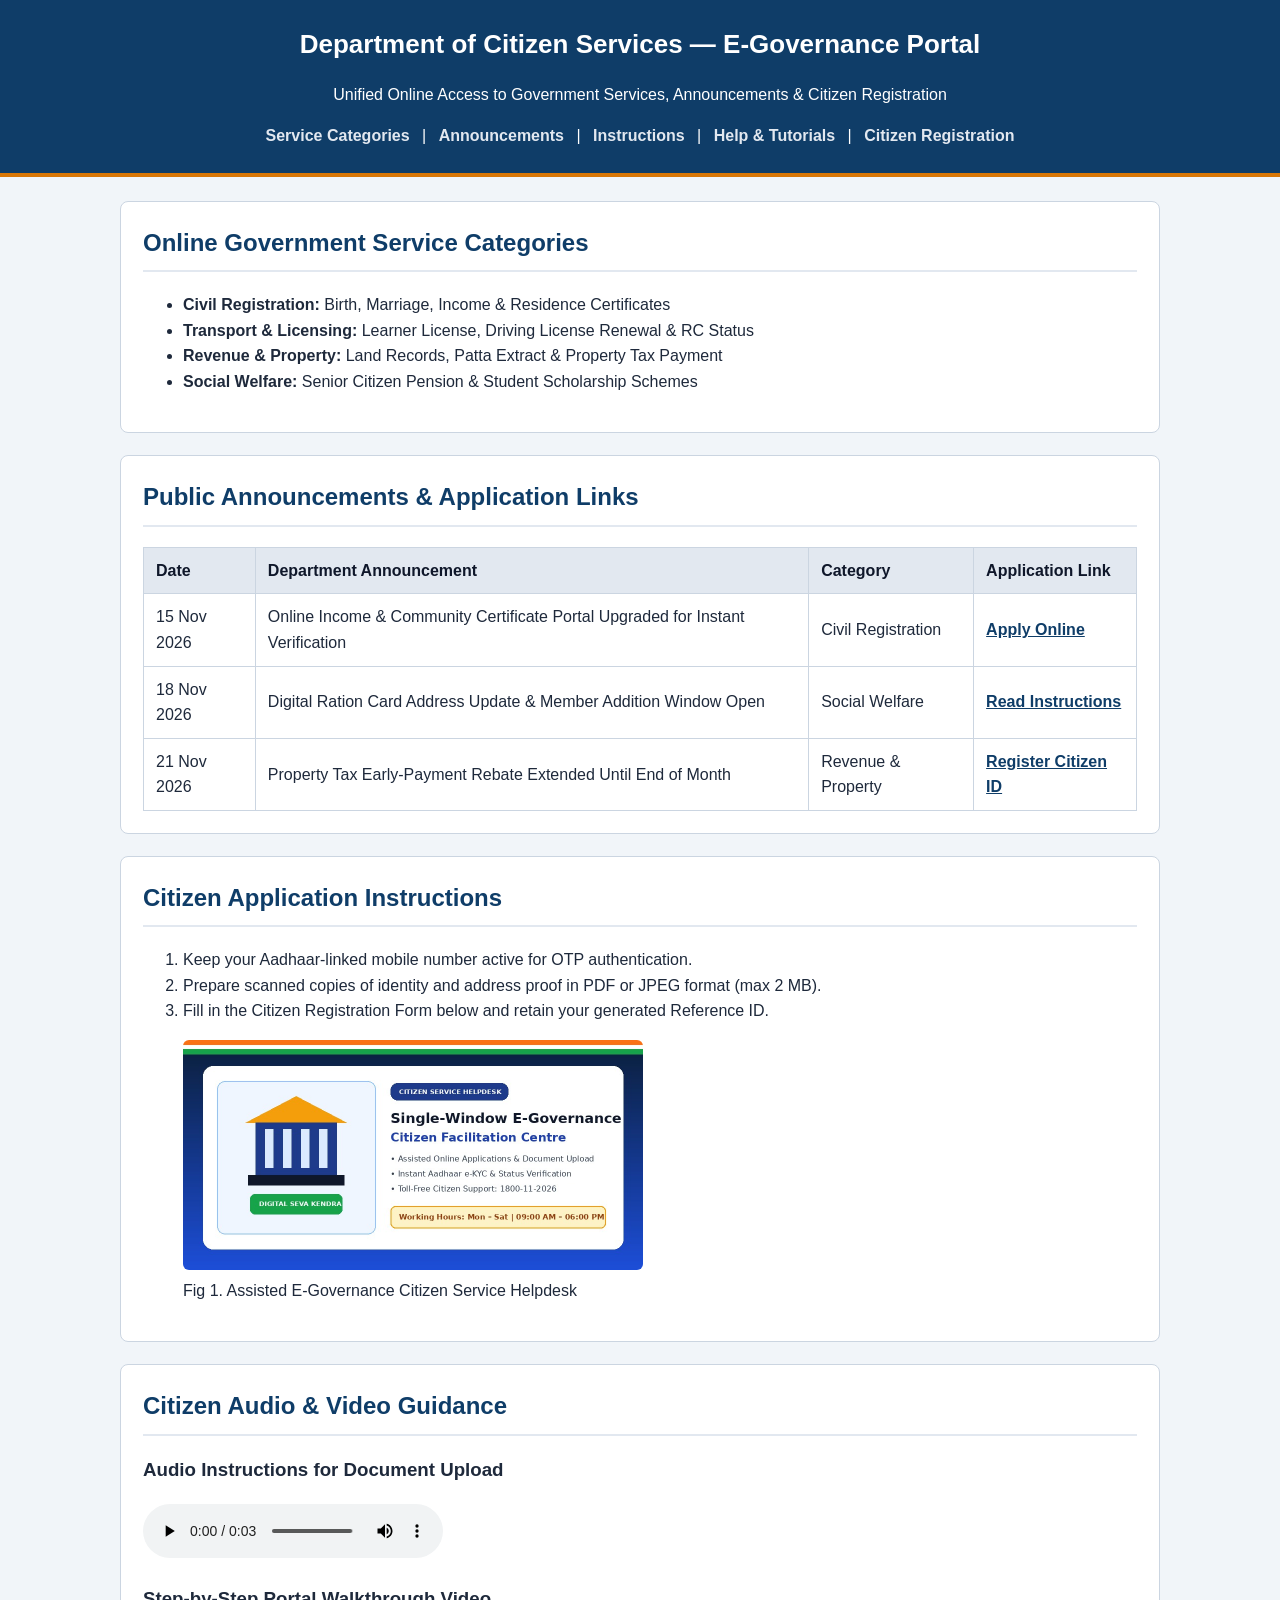
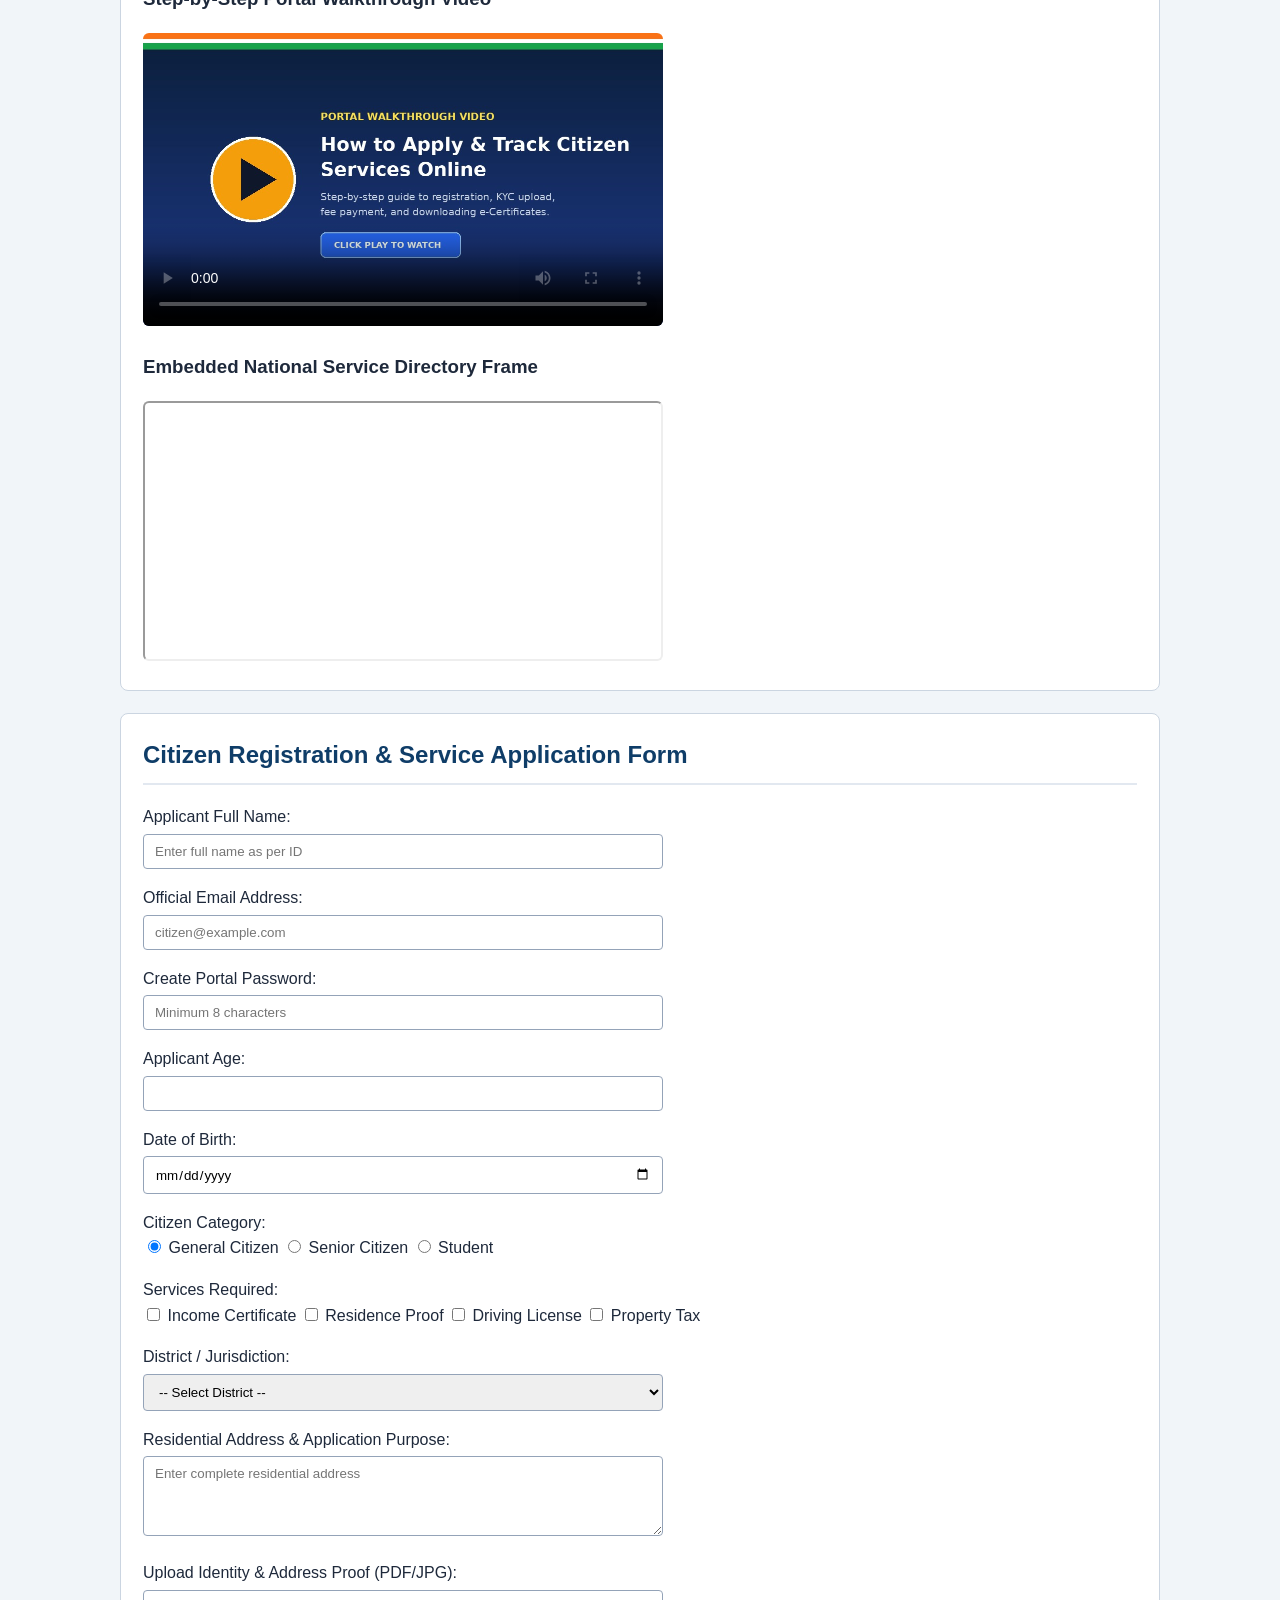
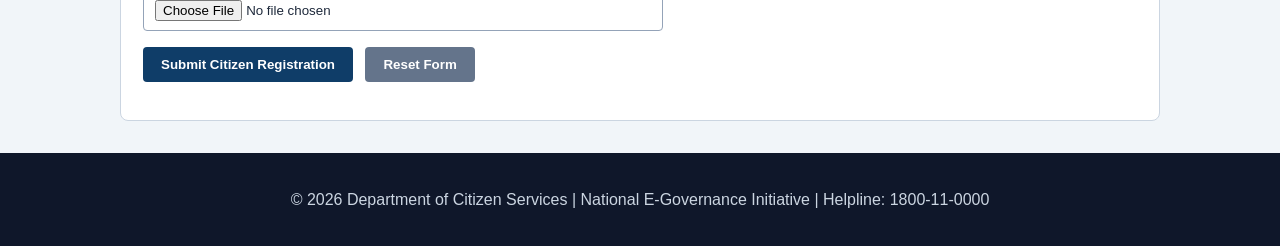
<file: 4/index.html>
<!DOCTYPE html>
<html lang="en">
<head>
  <meta charset="UTF-8">
  <meta name="viewport" content="width=device-width, initial-scale=1.0">
  <title>Department of Citizen Services — E-Governance Portal</title>
  <link rel="stylesheet" href="style.css">
</head>
<body>
  <header class="gov-header">
    <h1>Department of Citizen Services — E-Governance Portal</h1>
    <p>Unified Online Access to Government Services, Announcements &amp; Citizen Registration</p>
    <nav>
      <a href="#categories">Service Categories</a> |
      <a href="#announcements">Announcements</a> |
      <a href="#instructions">Instructions</a> |
      <a href="#multimedia">Help &amp; Tutorials</a> |
      <a href="#registration">Citizen Registration</a>
    </nav>
  </header>

  <main class="container">
    <section id="categories" class="card">
      <h2>Online Government Service Categories</h2>
      <ul>
        <li><strong>Civil Registration:</strong> Birth, Marriage, Income &amp; Residence Certificates</li>
        <li><strong>Transport &amp; Licensing:</strong> Learner License, Driving License Renewal &amp; RC Status</li>
        <li><strong>Revenue &amp; Property:</strong> Land Records, Patta Extract &amp; Property Tax Payment</li>
        <li><strong>Social Welfare:</strong> Senior Citizen Pension &amp; Student Scholarship Schemes</li>
      </ul>
    </section>

    <section id="announcements" class="card">
      <h2>Public Announcements &amp; Application Links</h2>
      <table border="1">
        <thead>
          <tr>
            <th>Date</th>
            <th>Department Announcement</th>
            <th>Category</th>
            <th>Application Link</th>
          </tr>
        </thead>
        <tbody>
          <tr>
            <td>15 Nov 2026</td>
            <td>Online Income &amp; Community Certificate Portal Upgraded for Instant Verification</td>
            <td>Civil Registration</td>
            <td><a href="#registration">Apply Online</a></td>
          </tr>
          <tr>
            <td>18 Nov 2026</td>
            <td>Digital Ration Card Address Update &amp; Member Addition Window Open</td>
            <td>Social Welfare</td>
            <td><a href="#instructions">Read Instructions</a></td>
          </tr>
          <tr>
            <td>21 Nov 2026</td>
            <td>Property Tax Early-Payment Rebate Extended Until End of Month</td>
            <td>Revenue &amp; Property</td>
            <td><a href="#registration">Register Citizen ID</a></td>
          </tr>
        </tbody>
      </table>
    </section>

    <article id="instructions" class="card">
      <h2>Citizen Application Instructions</h2>
      <ol>
        <li>Keep your Aadhaar-linked mobile number active for OTP authentication.</li>
        <li>Prepare scanned copies of identity and address proof in PDF or JPEG format (max 2 MB).</li>
        <li>Fill in the Citizen Registration Form below and retain your generated Reference ID.</li>
      </ol>
      <figure>
        <img src="citizen-helpdesk.jpg" alt="Citizens accessing online government services at a Digital Seva Kendra" width="460">
        <figcaption>Fig 1. Assisted E-Governance Citizen Service Helpdesk</figcaption>
      </figure>
    </article>

    <section id="multimedia" class="card">
      <h2>Citizen Audio &amp; Video Guidance</h2>
      <div>
        <h3>Audio Instructions for Document Upload</h3>
        <audio controls>
          <source src="citizen-guidelines.mp3" type="audio/mpeg">
          Your browser does not support the audio element.
        </audio>
      </div>
      <div>
        <h3>Step-by-Step Portal Walkthrough Video</h3>
        <video controls width="520" poster="tutorial-poster.jpg">
          <source src="portal-walkthrough.mp4" type="video/mp4">
          <track src="captions-en.vtt" kind="captions" srclang="en" label="English" default>
          Your browser does not support the video element.
        </video>
      </div>
      <div>
        <h3>Embedded National Service Directory Frame</h3>
        <iframe src="https://www.india.gov.in" title="National Portal of India Reference" width="520" height="260"></iframe>
      </div>
    </section>

    <section id="registration" class="card">
      <h2>Citizen Registration &amp; Service Application Form</h2>
      <form action="#" method="post">
        <p>
          <label for="fullName">Applicant Full Name:</label><br>
          <input type="text" id="fullName" name="fullName" required minlength="3" placeholder="Enter full name as per ID">
        </p>
        <p>
          <label for="email">Official Email Address:</label><br>
          <input type="email" id="email" name="email" required placeholder="citizen@example.com">
        </p>
        <p>
          <label for="password">Create Portal Password:</label><br>
          <input type="password" id="password" name="password" required minlength="8" placeholder="Minimum 8 characters">
        </p>
        <p>
          <label for="age">Applicant Age:</label><br>
          <input type="number" id="age" name="age" min="18" max="110" required>
        </p>
        <p>
          <label for="dob">Date of Birth:</label><br>
          <input type="date" id="dob" name="dob" required>
        </p>
        <p>
          <span>Citizen Category:</span><br>
          <label><input type="radio" name="citizenCategory" value="general" checked> General Citizen</label>
          <label><input type="radio" name="citizenCategory" value="senior"> Senior Citizen</label>
          <label><input type="radio" name="citizenCategory" value="student"> Student</label>
        </p>
        <p>
          <span>Services Required:</span><br>
          <label><input type="checkbox" name="reqService" value="income"> Income Certificate</label>
          <label><input type="checkbox" name="reqService" value="residence"> Residence Proof</label>
          <label><input type="checkbox" name="reqService" value="license"> Driving License</label>
          <label><input type="checkbox" name="reqService" value="tax"> Property Tax</label>
        </p>
        <p>
          <label for="district">District / Jurisdiction:</label><br>
          <select id="district" name="district" required>
            <option value="">-- Select District --</option>
            <option value="coimbatore">Coimbatore</option>
            <option value="chennai">Chennai</option>
            <option value="madurai">Madurai</option>
            <option value="salem">Salem</option>
          </select>
        </p>
        <p>
          <label for="address">Residential Address &amp; Application Purpose:</label><br>
          <textarea id="address" name="address" rows="4" cols="45" required placeholder="Enter complete residential address"></textarea>
        </p>
        <p>
          <label for="idProof">Upload Identity &amp; Address Proof (PDF/JPG):</label><br>
          <input type="file" id="idProof" name="idProof" accept=".pdf,.jpg,.jpeg,.png" required>
        </p>
        <p>
          <button type="submit">Submit Citizen Registration</button>
          <button type="reset">Reset Form</button>
        </p>
      </form>
    </section>
  </main>

  <footer class="gov-footer">
    <p>&copy; 2026 Department of Citizen Services | National E-Governance Initiative | Helpline: 1800-11-0000</p>
  </footer>
</body>
</html>
</file>
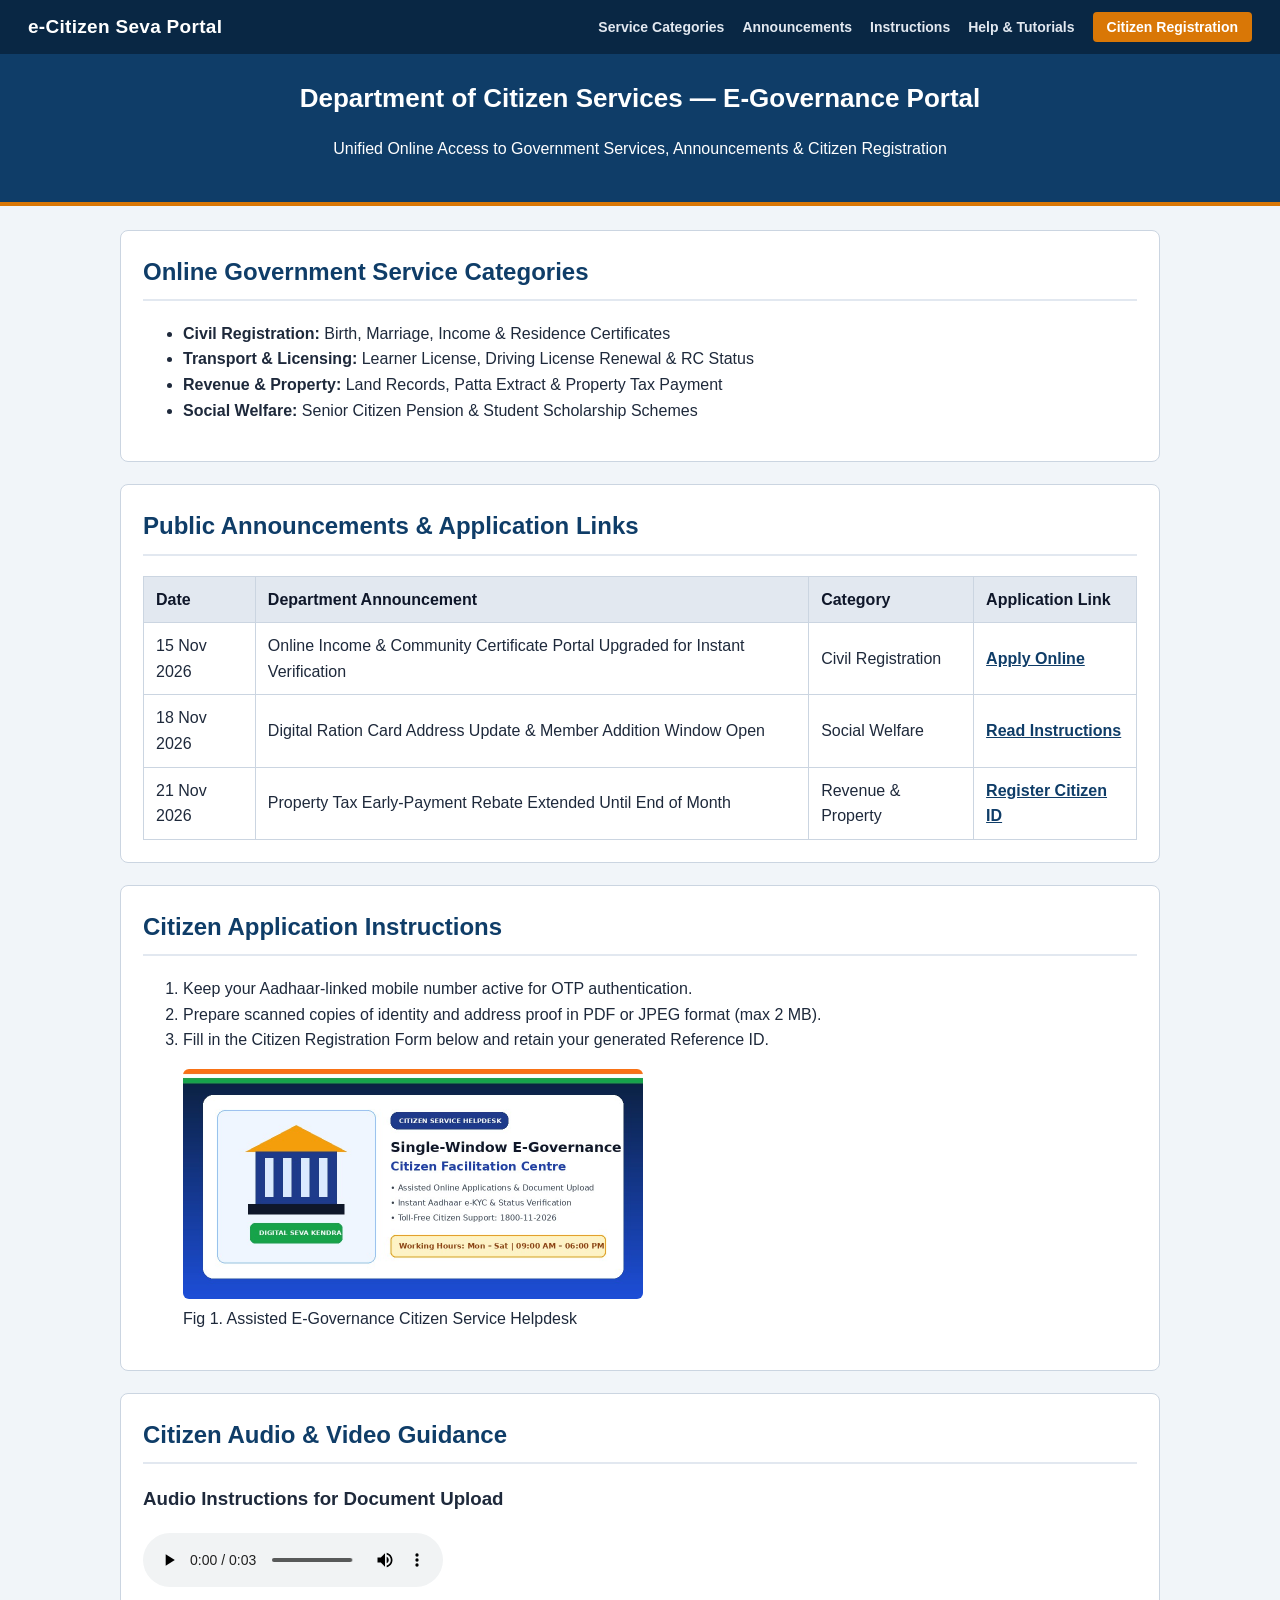
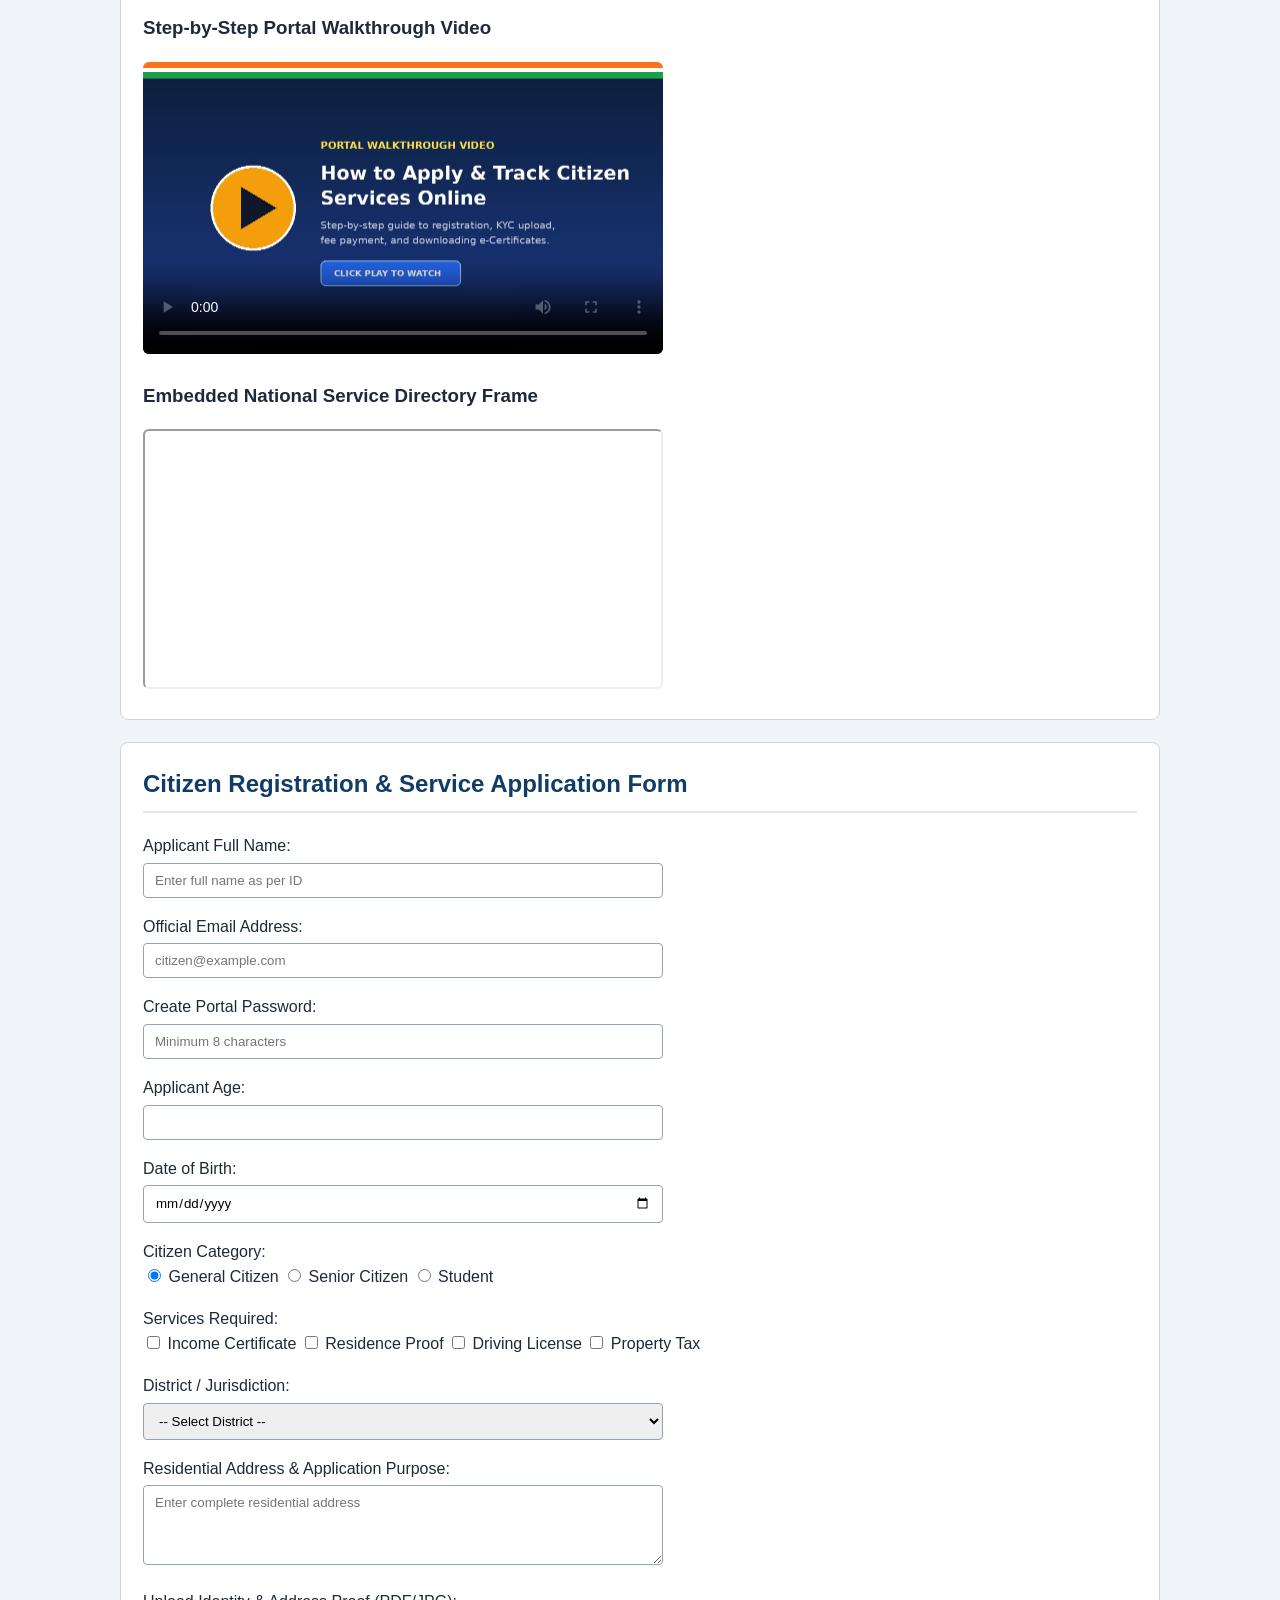
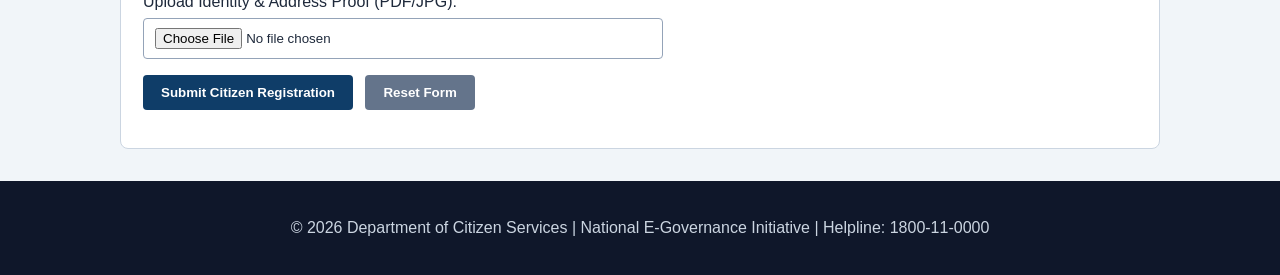
<file: 5/index.html>
<!DOCTYPE html>
<html lang="en">
<head>
  <meta charset="UTF-8">
  <meta name="viewport" content="width=device-width, initial-scale=1.0">
  <title>Department of Citizen Services — E-Governance Portal</title>
  <link rel="stylesheet" href="style.css">
</head>
<body>
  <nav class="navbar">
    <div class="nav-brand">e-Citizen Seva Portal</div>
    <ul class="nav-links">
      <li><a href="#categories">Service Categories</a></li>
      <li><a href="#announcements">Announcements</a></li>
      <li><a href="#instructions">Instructions</a></li>
      <li><a href="#multimedia">Help &amp; Tutorials</a></li>
      <li><a href="#registration" class="nav-cta">Citizen Registration</a></li>
    </ul>
  </nav>

  <header class="gov-header">
    <h1>Department of Citizen Services — E-Governance Portal</h1>
    <p>Unified Online Access to Government Services, Announcements &amp; Citizen Registration</p>
  </header>

  <main class="container">
    <section id="categories" class="card">
      <h2>Online Government Service Categories</h2>
      <ul>
        <li><strong>Civil Registration:</strong> Birth, Marriage, Income &amp; Residence Certificates</li>
        <li><strong>Transport &amp; Licensing:</strong> Learner License, Driving License Renewal &amp; RC Status</li>
        <li><strong>Revenue &amp; Property:</strong> Land Records, Patta Extract &amp; Property Tax Payment</li>
        <li><strong>Social Welfare:</strong> Senior Citizen Pension &amp; Student Scholarship Schemes</li>
      </ul>
    </section>

    <section id="announcements" class="card">
      <h2>Public Announcements &amp; Application Links</h2>
      <table border="1">
        <thead>
          <tr>
            <th>Date</th>
            <th>Department Announcement</th>
            <th>Category</th>
            <th>Application Link</th>
          </tr>
        </thead>
        <tbody>
          <tr>
            <td>15 Nov 2026</td>
            <td>Online Income &amp; Community Certificate Portal Upgraded for Instant Verification</td>
            <td>Civil Registration</td>
            <td><a href="#registration">Apply Online</a></td>
          </tr>
          <tr>
            <td>18 Nov 2026</td>
            <td>Digital Ration Card Address Update &amp; Member Addition Window Open</td>
            <td>Social Welfare</td>
            <td><a href="#instructions">Read Instructions</a></td>
          </tr>
          <tr>
            <td>21 Nov 2026</td>
            <td>Property Tax Early-Payment Rebate Extended Until End of Month</td>
            <td>Revenue &amp; Property</td>
            <td><a href="#registration">Register Citizen ID</a></td>
          </tr>
        </tbody>
      </table>
    </section>

    <article id="instructions" class="card">
      <h2>Citizen Application Instructions</h2>
      <ol>
        <li>Keep your Aadhaar-linked mobile number active for OTP authentication.</li>
        <li>Prepare scanned copies of identity and address proof in PDF or JPEG format (max 2 MB).</li>
        <li>Fill in the Citizen Registration Form below and retain your generated Reference ID.</li>
      </ol>
      <figure>
        <img src="citizen-helpdesk.jpg" alt="Citizens accessing online government services at a Digital Seva Kendra" width="460">
        <figcaption>Fig 1. Assisted E-Governance Citizen Service Helpdesk</figcaption>
      </figure>
    </article>

    <section id="multimedia" class="card">
      <h2>Citizen Audio &amp; Video Guidance</h2>
      <div>
        <h3>Audio Instructions for Document Upload</h3>
        <audio controls>
          <source src="citizen-guidelines.mp3" type="audio/mpeg">
          Your browser does not support the audio element.
        </audio>
      </div>
      <div>
        <h3>Step-by-Step Portal Walkthrough Video</h3>
        <video controls width="520" poster="tutorial-poster.jpg">
          <source src="portal-walkthrough.mp4" type="video/mp4">
          <track src="captions-en.vtt" kind="captions" srclang="en" label="English" default>
          Your browser does not support the video element.
        </video>
      </div>
      <div>
        <h3>Embedded National Service Directory Frame</h3>
        <iframe src="https://www.india.gov.in" title="National Portal of India Reference" width="520" height="260"></iframe>
      </div>
    </section>

    <section id="registration" class="card">
      <h2>Citizen Registration &amp; Service Application Form</h2>
      <form action="#" method="post">
        <p>
          <label for="fullName">Applicant Full Name:</label><br>
          <input type="text" id="fullName" name="fullName" required minlength="3" placeholder="Enter full name as per ID">
        </p>
        <p>
          <label for="email">Official Email Address:</label><br>
          <input type="email" id="email" name="email" required placeholder="citizen@example.com">
        </p>
        <p>
          <label for="password">Create Portal Password:</label><br>
          <input type="password" id="password" name="password" required minlength="8" placeholder="Minimum 8 characters">
        </p>
        <p>
          <label for="age">Applicant Age:</label><br>
          <input type="number" id="age" name="age" min="18" max="110" required>
        </p>
        <p>
          <label for="dob">Date of Birth:</label><br>
          <input type="date" id="dob" name="dob" required>
        </p>
        <p>
          <span>Citizen Category:</span><br>
          <label><input type="radio" name="citizenCategory" value="general" checked> General Citizen</label>
          <label><input type="radio" name="citizenCategory" value="senior"> Senior Citizen</label>
          <label><input type="radio" name="citizenCategory" value="student"> Student</label>
        </p>
        <p>
          <span>Services Required:</span><br>
          <label><input type="checkbox" name="reqService" value="income"> Income Certificate</label>
          <label><input type="checkbox" name="reqService" value="residence"> Residence Proof</label>
          <label><input type="checkbox" name="reqService" value="license"> Driving License</label>
          <label><input type="checkbox" name="reqService" value="tax"> Property Tax</label>
        </p>
        <p>
          <label for="district">District / Jurisdiction:</label><br>
          <select id="district" name="district" required>
            <option value="">-- Select District --</option>
            <option value="coimbatore">Coimbatore</option>
            <option value="chennai">Chennai</option>
            <option value="madurai">Madurai</option>
            <option value="salem">Salem</option>
          </select>
        </p>
        <p>
          <label for="address">Residential Address &amp; Application Purpose:</label><br>
          <textarea id="address" name="address" rows="4" cols="45" required placeholder="Enter complete residential address"></textarea>
        </p>
        <p>
          <label for="idProof">Upload Identity &amp; Address Proof (PDF/JPG):</label><br>
          <input type="file" id="idProof" name="idProof" accept=".pdf,.jpg,.jpeg,.png" required>
        </p>
        <p>
          <button type="submit">Submit Citizen Registration</button>
          <button type="reset">Reset Form</button>
        </p>
      </form>
    </section>
  </main>

  <footer class="gov-footer">
    <p>&copy; 2026 Department of Citizen Services | National E-Governance Initiative | Helpline: 1800-11-0000</p>
  </footer>
</body>
</html>
</file>
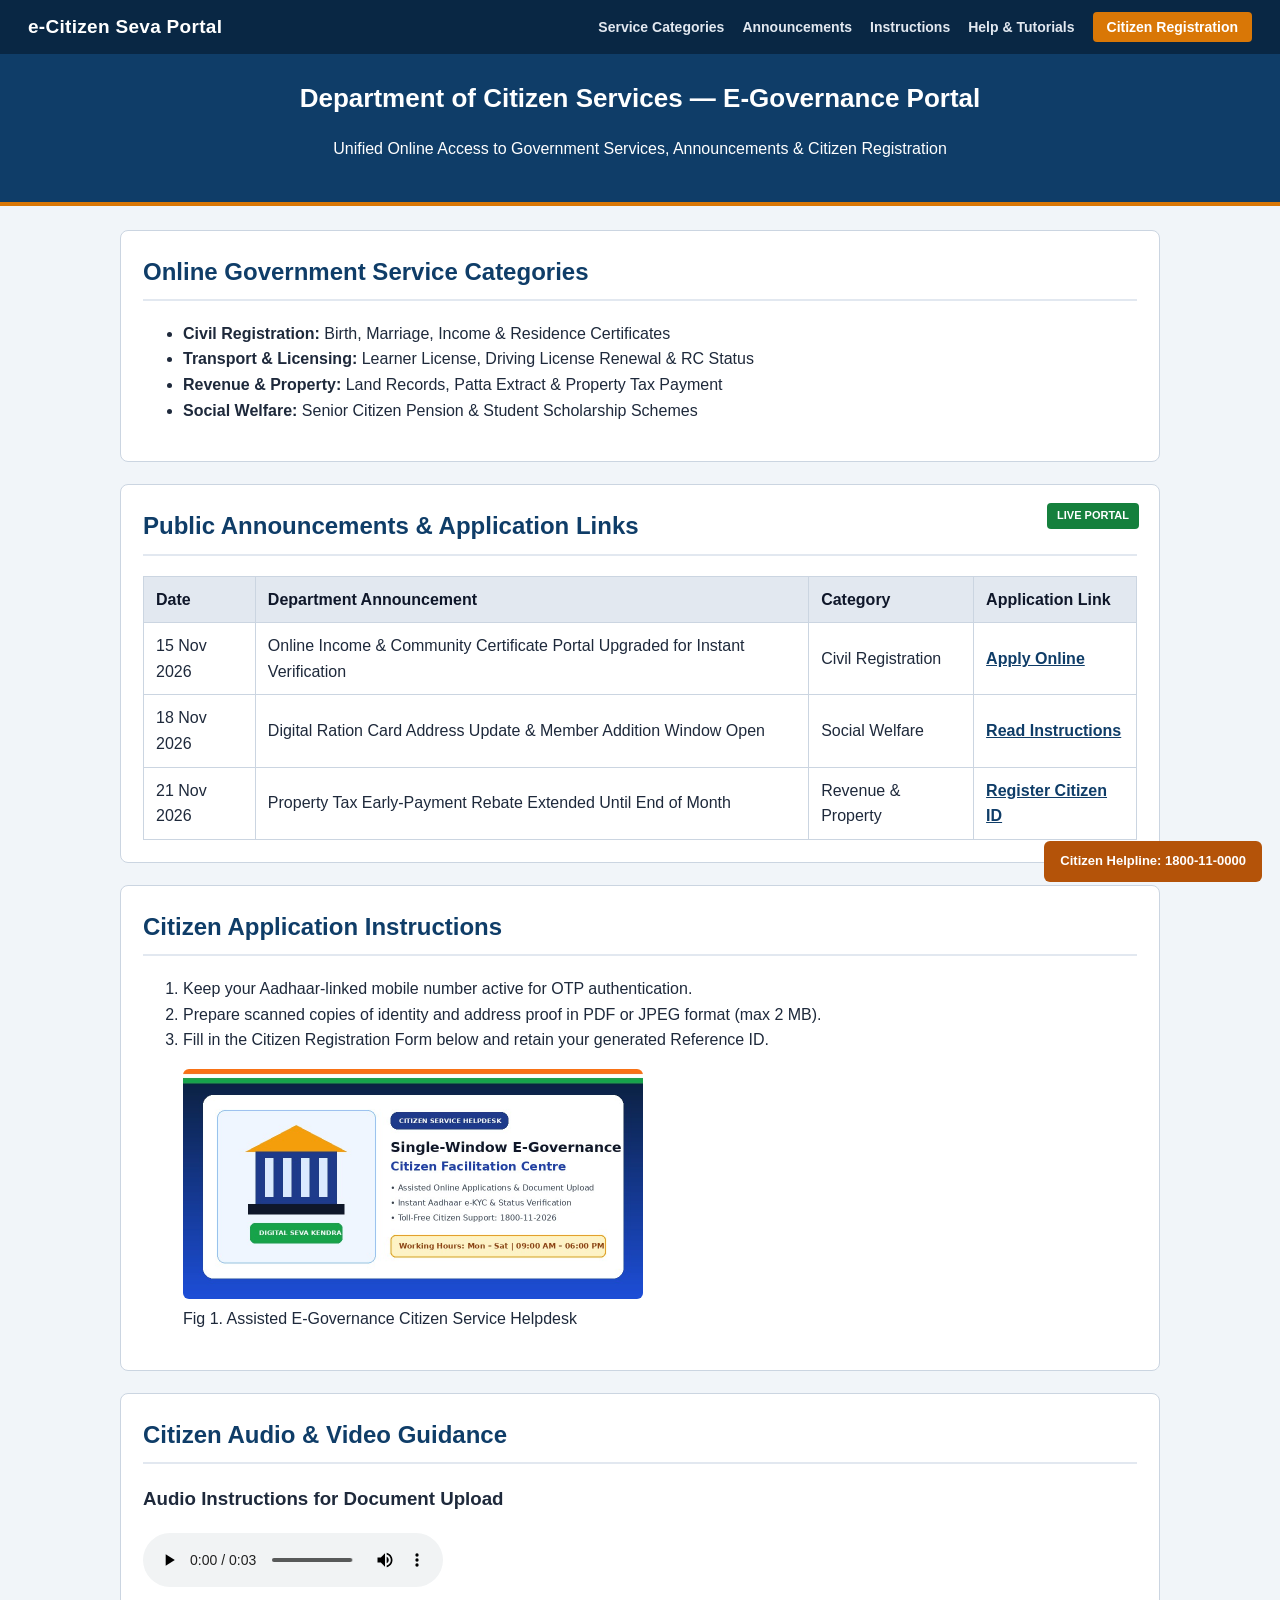
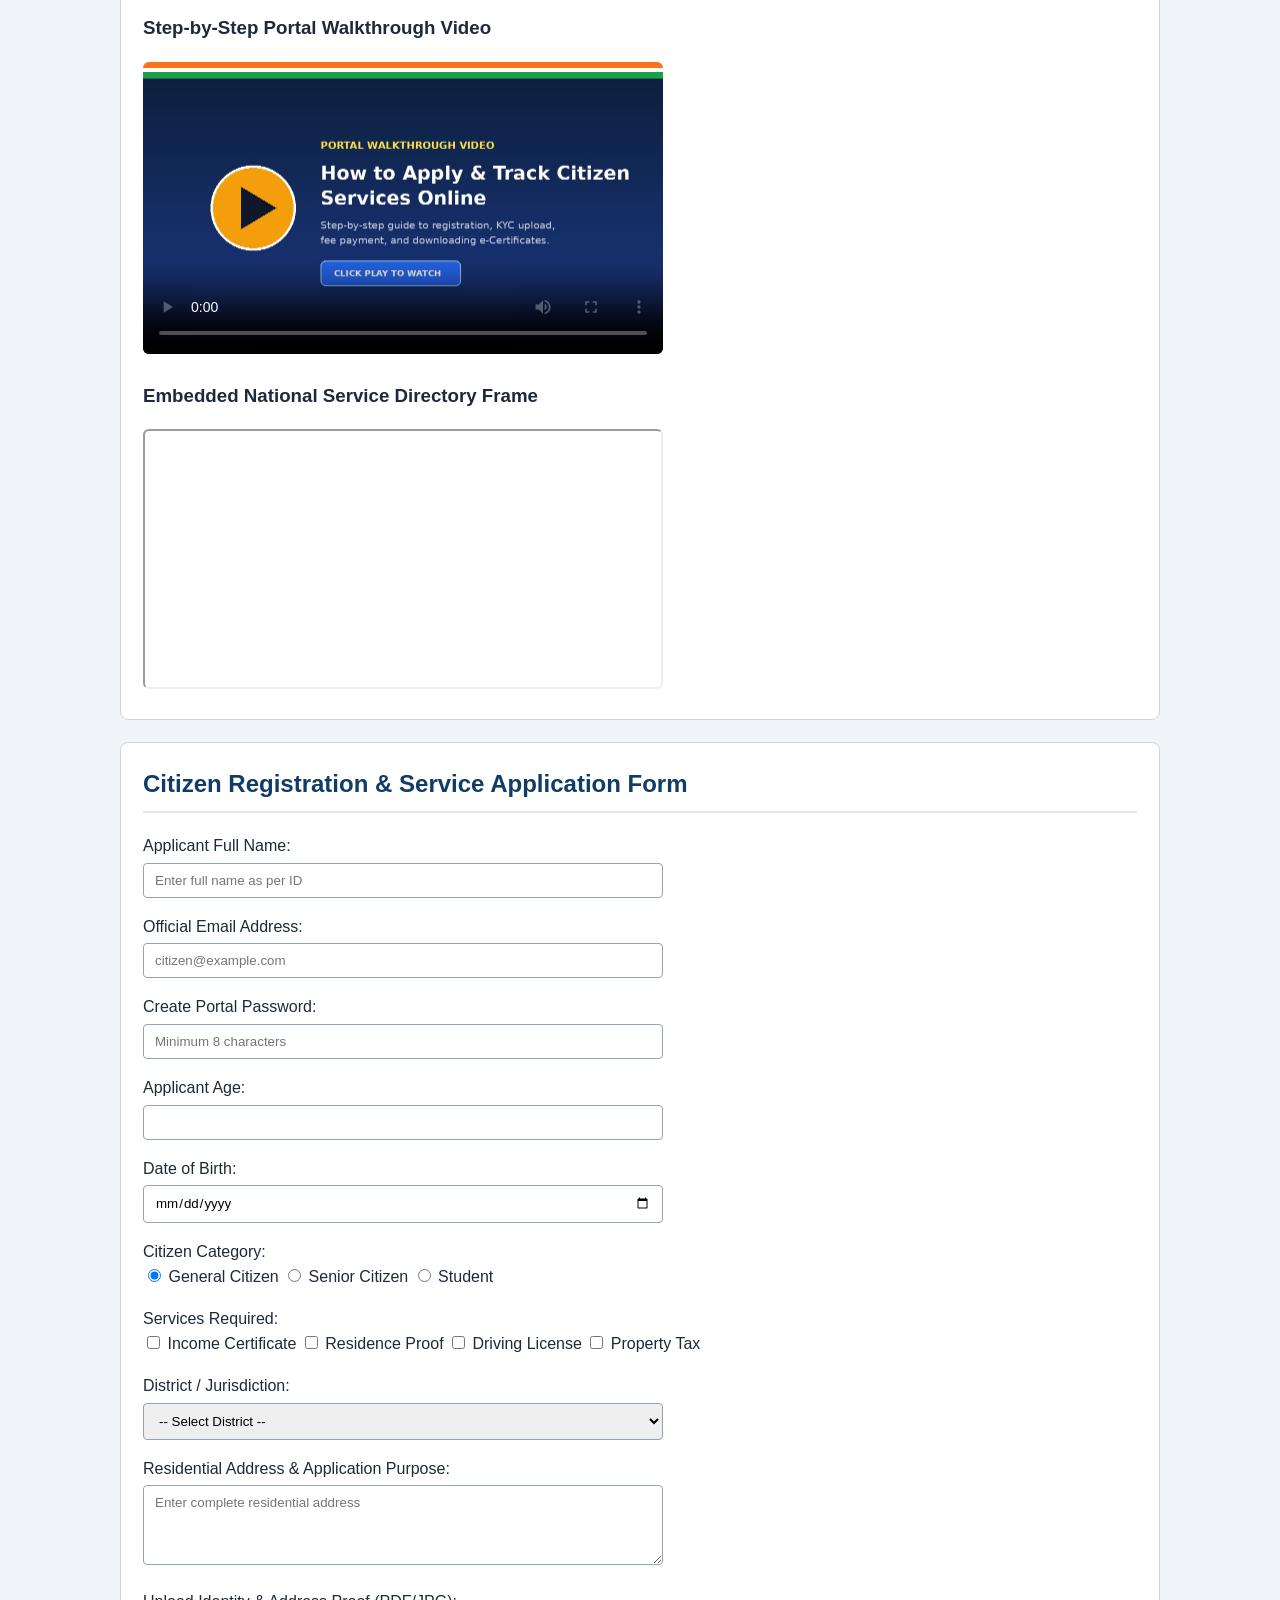
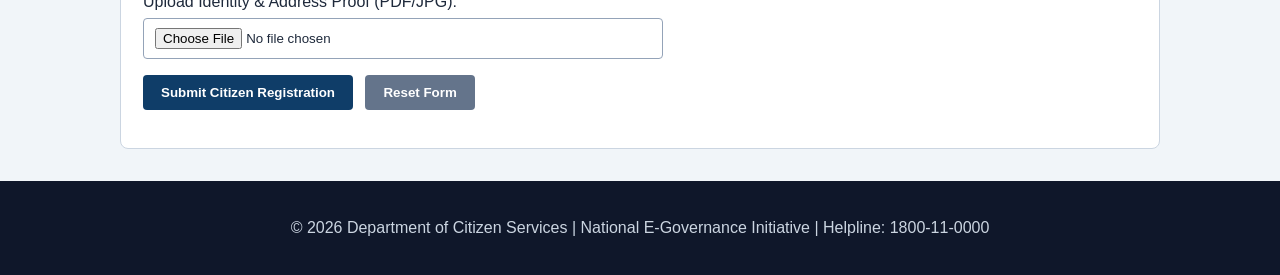
<file: 6/index.html>
<!DOCTYPE html>
<html lang="en">
<head>
  <meta charset="UTF-8">
  <meta name="viewport" content="width=device-width, initial-scale=1.0">
  <title>Department of Citizen Services — E-Governance Portal</title>
  <link rel="stylesheet" href="style.css">
</head>
<body>
  <nav class="navbar">
    <div class="nav-brand">e-Citizen Seva Portal</div>
    <ul class="nav-links">
      <li><a href="#categories">Service Categories</a></li>
      <li><a href="#announcements">Announcements</a></li>
      <li><a href="#instructions">Instructions</a></li>
      <li><a href="#multimedia">Help &amp; Tutorials</a></li>
      <li><a href="#registration" class="nav-cta">Citizen Registration</a></li>
    </ul>
  </nav>

  <header class="gov-header">
    <h1>Department of Citizen Services — E-Governance Portal</h1>
    <p>Unified Online Access to Government Services, Announcements &amp; Citizen Registration</p>
  </header>

  <main class="container">
    <section id="categories" class="card">
      <h2>Online Government Service Categories</h2>
      <ul>
        <li><strong>Civil Registration:</strong> Birth, Marriage, Income &amp; Residence Certificates</li>
        <li><strong>Transport &amp; Licensing:</strong> Learner License, Driving License Renewal &amp; RC Status</li>
        <li><strong>Revenue &amp; Property:</strong> Land Records, Patta Extract &amp; Property Tax Payment</li>
        <li><strong>Social Welfare:</strong> Senior Citizen Pension &amp; Student Scholarship Schemes</li>
      </ul>
    </section>

    <section id="announcements" class="card relative-card">
      <span class="live-badge">LIVE PORTAL</span>
      <h2>Public Announcements &amp; Application Links</h2>
      <table border="1">
        <thead>
          <tr>
            <th>Date</th>
            <th>Department Announcement</th>
            <th>Category</th>
            <th>Application Link</th>
          </tr>
        </thead>
        <tbody>
          <tr>
            <td>15 Nov 2026</td>
            <td>Online Income &amp; Community Certificate Portal Upgraded for Instant Verification</td>
            <td>Civil Registration</td>
            <td><a href="#registration">Apply Online</a></td>
          </tr>
          <tr>
            <td>18 Nov 2026</td>
            <td>Digital Ration Card Address Update &amp; Member Addition Window Open</td>
            <td>Social Welfare</td>
            <td><a href="#instructions">Read Instructions</a></td>
          </tr>
          <tr>
            <td>21 Nov 2026</td>
            <td>Property Tax Early-Payment Rebate Extended Until End of Month</td>
            <td>Revenue &amp; Property</td>
            <td><a href="#registration">Register Citizen ID</a></td>
          </tr>
        </tbody>
      </table>
    </section>

    <article id="instructions" class="card">
      <h2>Citizen Application Instructions</h2>
      <ol>
        <li>Keep your Aadhaar-linked mobile number active for OTP authentication.</li>
        <li>Prepare scanned copies of identity and address proof in PDF or JPEG format (max 2 MB).</li>
        <li>Fill in the Citizen Registration Form below and retain your generated Reference ID.</li>
      </ol>
      <figure>
        <img src="citizen-helpdesk.jpg" alt="Citizens accessing online government services at a Digital Seva Kendra" width="460">
        <figcaption>Fig 1. Assisted E-Governance Citizen Service Helpdesk</figcaption>
      </figure>
    </article>

    <section id="multimedia" class="card">
      <h2>Citizen Audio &amp; Video Guidance</h2>
      <div>
        <h3>Audio Instructions for Document Upload</h3>
        <audio controls>
          <source src="citizen-guidelines.mp3" type="audio/mpeg">
          Your browser does not support the audio element.
        </audio>
      </div>
      <div>
        <h3>Step-by-Step Portal Walkthrough Video</h3>
        <video controls width="520" poster="tutorial-poster.jpg">
          <source src="portal-walkthrough.mp4" type="video/mp4">
          <track src="captions-en.vtt" kind="captions" srclang="en" label="English" default>
          Your browser does not support the video element.
        </video>
      </div>
      <div>
        <h3>Embedded National Service Directory Frame</h3>
        <iframe src="https://www.india.gov.in" title="National Portal of India Reference" width="520" height="260"></iframe>
      </div>
    </section>

    <section id="registration" class="card">
      <h2>Citizen Registration &amp; Service Application Form</h2>
      <form action="#" method="post">
        <p>
          <label for="fullName">Applicant Full Name:</label><br>
          <input type="text" id="fullName" name="fullName" required minlength="3" placeholder="Enter full name as per ID">
        </p>
        <p>
          <label for="email">Official Email Address:</label><br>
          <input type="email" id="email" name="email" required placeholder="citizen@example.com">
        </p>
        <p>
          <label for="password">Create Portal Password:</label><br>
          <input type="password" id="password" name="password" required minlength="8" placeholder="Minimum 8 characters">
        </p>
        <p>
          <label for="age">Applicant Age:</label><br>
          <input type="number" id="age" name="age" min="18" max="110" required>
        </p>
        <p>
          <label for="dob">Date of Birth:</label><br>
          <input type="date" id="dob" name="dob" required>
        </p>
        <p>
          <span>Citizen Category:</span><br>
          <label><input type="radio" name="citizenCategory" value="general" checked> General Citizen</label>
          <label><input type="radio" name="citizenCategory" value="senior"> Senior Citizen</label>
          <label><input type="radio" name="citizenCategory" value="student"> Student</label>
        </p>
        <p>
          <span>Services Required:</span><br>
          <label><input type="checkbox" name="reqService" value="income"> Income Certificate</label>
          <label><input type="checkbox" name="reqService" value="residence"> Residence Proof</label>
          <label><input type="checkbox" name="reqService" value="license"> Driving License</label>
          <label><input type="checkbox" name="reqService" value="tax"> Property Tax</label>
        </p>
        <p>
          <label for="district">District / Jurisdiction:</label><br>
          <select id="district" name="district" required>
            <option value="">-- Select District --</option>
            <option value="coimbatore">Coimbatore</option>
            <option value="chennai">Chennai</option>
            <option value="madurai">Madurai</option>
            <option value="salem">Salem</option>
          </select>
        </p>
        <p>
          <label for="address">Residential Address &amp; Application Purpose:</label><br>
          <textarea id="address" name="address" rows="4" cols="45" required placeholder="Enter complete residential address"></textarea>
        </p>
        <p>
          <label for="idProof">Upload Identity &amp; Address Proof (PDF/JPG):</label><br>
          <input type="file" id="idProof" name="idProof" accept=".pdf,.jpg,.jpeg,.png" required>
        </p>
        <p>
          <button type="submit">Submit Citizen Registration</button>
          <button type="reset">Reset Form</button>
        </p>
      </form>
    </section>
  </main>

  <footer class="gov-footer">
    <p>&copy; 2026 Department of Citizen Services | National E-Governance Initiative | Helpline: 1800-11-0000</p>
  </footer>
  <div class="fixed-helpline">Citizen Helpline: 1800-11-0000</div>
</body>
</html>
</file>
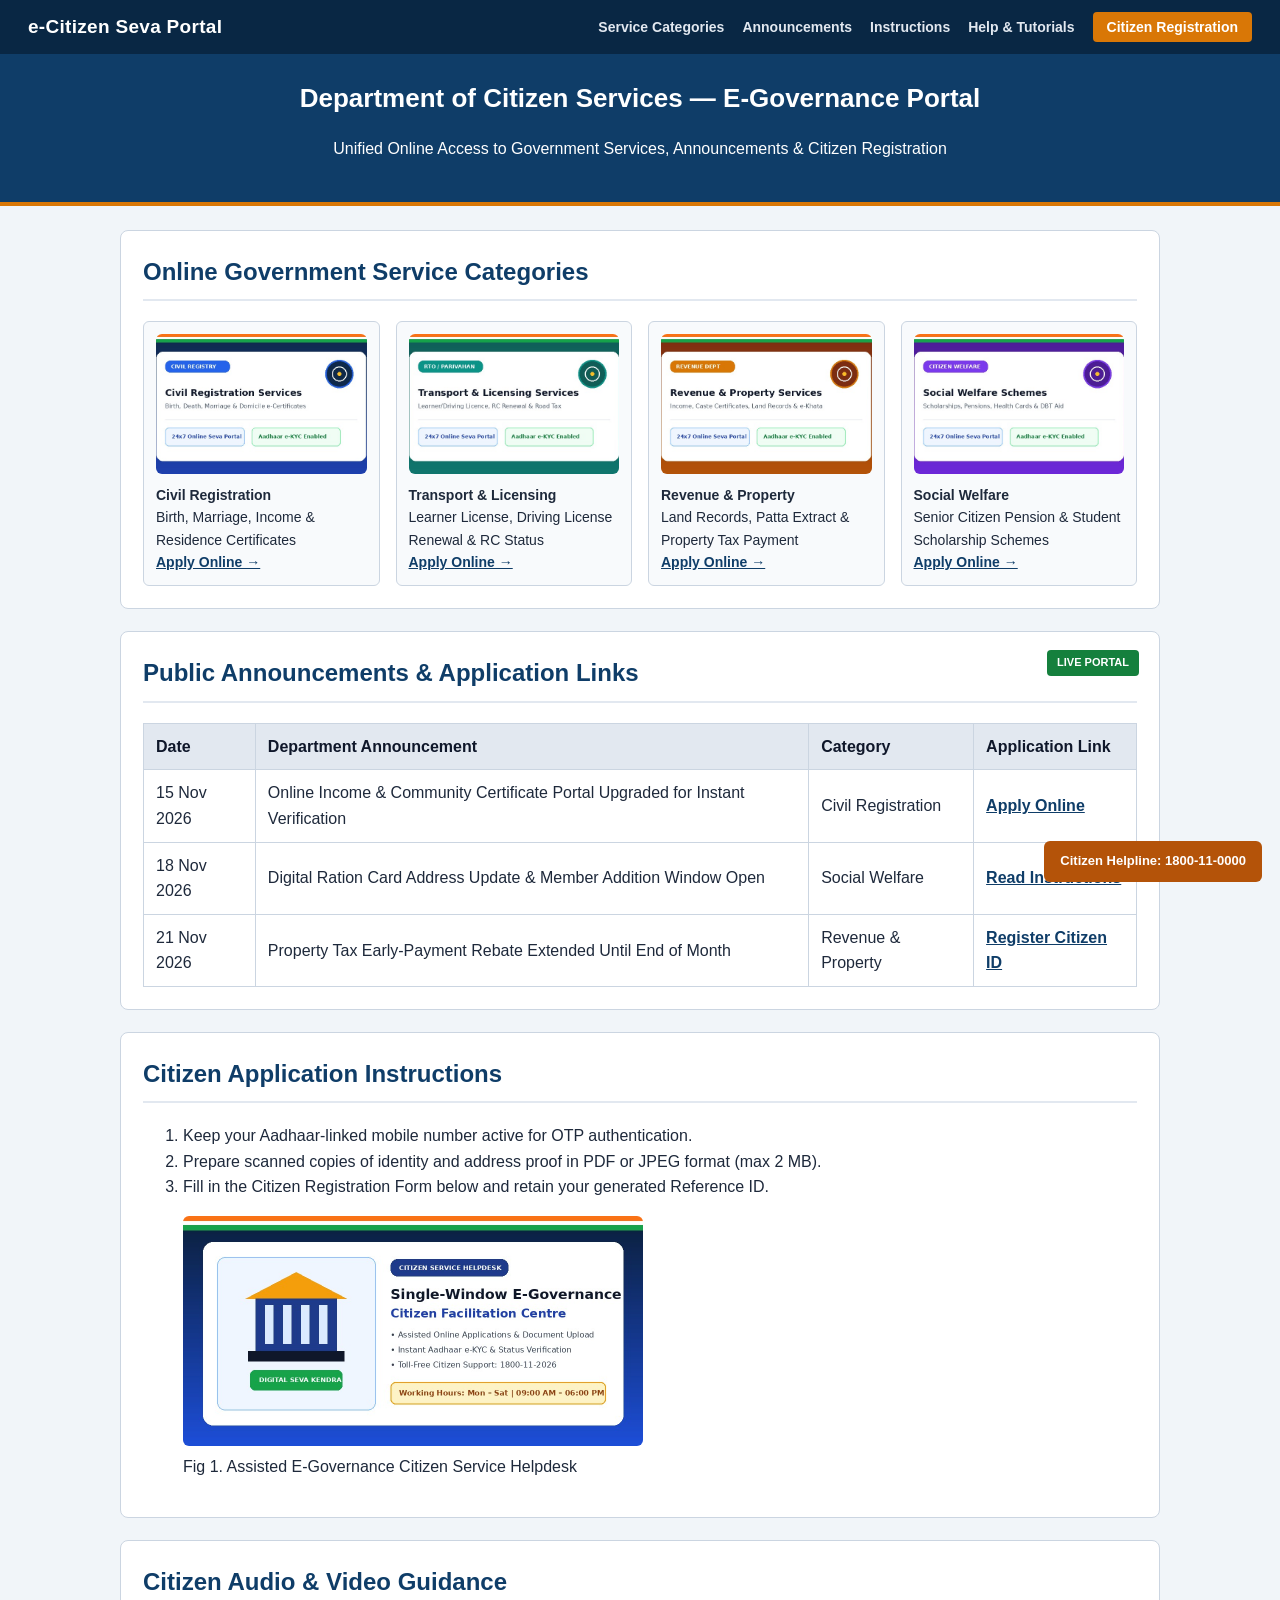
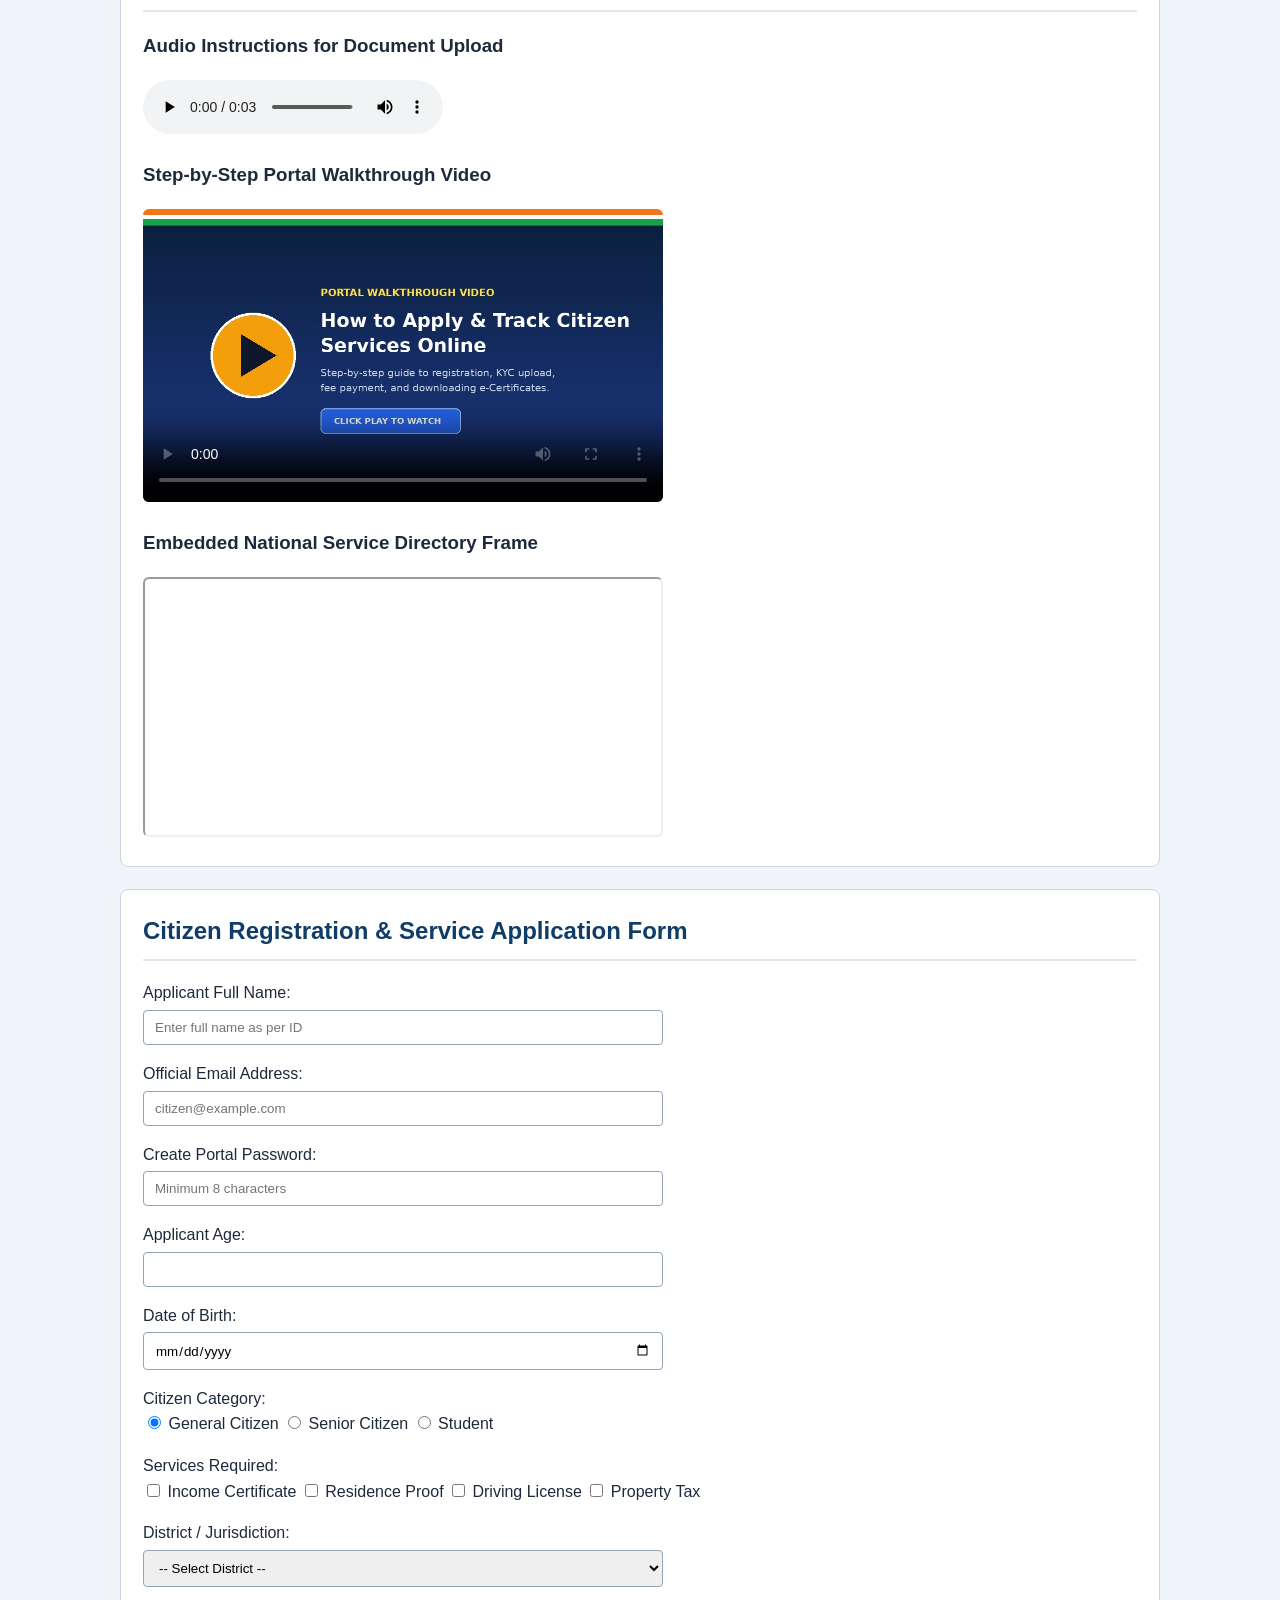
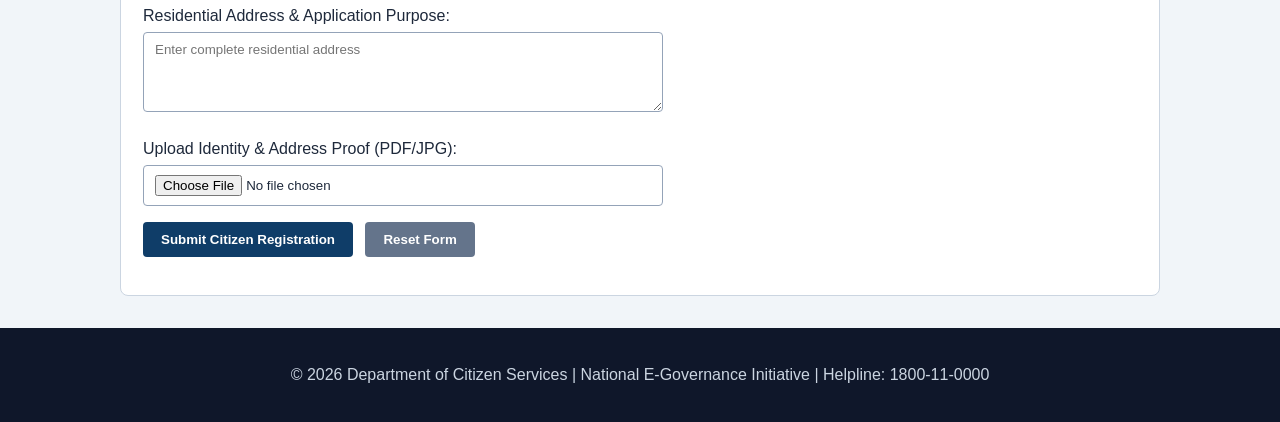
<file: 7/index.html>
<!DOCTYPE html>
<html lang="en">
<head>
  <meta charset="UTF-8">
  <meta name="viewport" content="width=device-width, initial-scale=1.0">
  <title>Department of Citizen Services — E-Governance Portal</title>
  <link rel="stylesheet" href="style.css">
</head>
<body>
  <nav class="navbar">
    <div class="nav-brand">e-Citizen Seva Portal</div>
    <ul class="nav-links">
      <li><a href="#categories">Service Categories</a></li>
      <li><a href="#announcements">Announcements</a></li>
      <li><a href="#instructions">Instructions</a></li>
      <li><a href="#multimedia">Help &amp; Tutorials</a></li>
      <li><a href="#registration" class="nav-cta">Citizen Registration</a></li>
    </ul>
  </nav>

  <header class="gov-header">
    <h1>Department of Citizen Services — E-Governance Portal</h1>
    <p>Unified Online Access to Government Services, Announcements &amp; Citizen Registration</p>
  </header>

  <main class="container">
    <section id="categories" class="card">
      <h2>Online Government Service Categories</h2>
      <div class="service-gallery-grid">
        <figure class="service-tile">
          <img src="civil-service.jpg" alt="Civil Registration Services">
          <figcaption>
            <strong>Civil Registration</strong><br>
            Birth, Marriage, Income &amp; Residence Certificates<br>
            <a href="#registration">Apply Online &rarr;</a>
          </figcaption>
        </figure>
        <figure class="service-tile">
          <img src="transport-service.jpg" alt="Transport and Licensing Services">
          <figcaption>
            <strong>Transport &amp; Licensing</strong><br>
            Learner License, Driving License Renewal &amp; RC Status<br>
            <a href="#registration">Apply Online &rarr;</a>
          </figcaption>
        </figure>
        <figure class="service-tile">
          <img src="revenue-service.jpg" alt="Revenue and Property Services">
          <figcaption>
            <strong>Revenue &amp; Property</strong><br>
            Land Records, Patta Extract &amp; Property Tax Payment<br>
            <a href="#registration">Apply Online &rarr;</a>
          </figcaption>
        </figure>
        <figure class="service-tile">
          <img src="welfare-service.jpg" alt="Social Welfare Schemes">
          <figcaption>
            <strong>Social Welfare</strong><br>
            Senior Citizen Pension &amp; Student Scholarship Schemes<br>
            <a href="#registration">Apply Online &rarr;</a>
          </figcaption>
        </figure>
      </div>
    </section>

    <section id="announcements" class="card relative-card">
      <span class="live-badge">LIVE PORTAL</span>
      <h2>Public Announcements &amp; Application Links</h2>
      <table border="1">
        <thead>
          <tr>
            <th>Date</th>
            <th>Department Announcement</th>
            <th>Category</th>
            <th>Application Link</th>
          </tr>
        </thead>
        <tbody>
          <tr>
            <td>15 Nov 2026</td>
            <td>Online Income &amp; Community Certificate Portal Upgraded for Instant Verification</td>
            <td>Civil Registration</td>
            <td><a href="#registration">Apply Online</a></td>
          </tr>
          <tr>
            <td>18 Nov 2026</td>
            <td>Digital Ration Card Address Update &amp; Member Addition Window Open</td>
            <td>Social Welfare</td>
            <td><a href="#instructions">Read Instructions</a></td>
          </tr>
          <tr>
            <td>21 Nov 2026</td>
            <td>Property Tax Early-Payment Rebate Extended Until End of Month</td>
            <td>Revenue &amp; Property</td>
            <td><a href="#registration">Register Citizen ID</a></td>
          </tr>
        </tbody>
      </table>
    </section>

    <article id="instructions" class="card">
      <h2>Citizen Application Instructions</h2>
      <ol>
        <li>Keep your Aadhaar-linked mobile number active for OTP authentication.</li>
        <li>Prepare scanned copies of identity and address proof in PDF or JPEG format (max 2 MB).</li>
        <li>Fill in the Citizen Registration Form below and retain your generated Reference ID.</li>
      </ol>
      <figure>
        <img src="citizen-helpdesk.jpg" alt="Citizens accessing online government services at a Digital Seva Kendra" width="460">
        <figcaption>Fig 1. Assisted E-Governance Citizen Service Helpdesk</figcaption>
      </figure>
    </article>

    <section id="multimedia" class="card">
      <h2>Citizen Audio &amp; Video Guidance</h2>
      <div>
        <h3>Audio Instructions for Document Upload</h3>
        <audio controls>
          <source src="citizen-guidelines.mp3" type="audio/mpeg">
          Your browser does not support the audio element.
        </audio>
      </div>
      <div>
        <h3>Step-by-Step Portal Walkthrough Video</h3>
        <video controls width="520" poster="tutorial-poster.jpg">
          <source src="portal-walkthrough.mp4" type="video/mp4">
          <track src="captions-en.vtt" kind="captions" srclang="en" label="English" default>
          Your browser does not support the video element.
        </video>
      </div>
      <div>
        <h3>Embedded National Service Directory Frame</h3>
        <iframe src="https://www.india.gov.in" title="National Portal of India Reference" width="520" height="260"></iframe>
      </div>
    </section>

    <section id="registration" class="card">
      <h2>Citizen Registration &amp; Service Application Form</h2>
      <form action="#" method="post">
        <p>
          <label for="fullName">Applicant Full Name:</label><br>
          <input type="text" id="fullName" name="fullName" required minlength="3" placeholder="Enter full name as per ID">
        </p>
        <p>
          <label for="email">Official Email Address:</label><br>
          <input type="email" id="email" name="email" required placeholder="citizen@example.com">
        </p>
        <p>
          <label for="password">Create Portal Password:</label><br>
          <input type="password" id="password" name="password" required minlength="8" placeholder="Minimum 8 characters">
        </p>
        <p>
          <label for="age">Applicant Age:</label><br>
          <input type="number" id="age" name="age" min="18" max="110" required>
        </p>
        <p>
          <label for="dob">Date of Birth:</label><br>
          <input type="date" id="dob" name="dob" required>
        </p>
        <p>
          <span>Citizen Category:</span><br>
          <label><input type="radio" name="citizenCategory" value="general" checked> General Citizen</label>
          <label><input type="radio" name="citizenCategory" value="senior"> Senior Citizen</label>
          <label><input type="radio" name="citizenCategory" value="student"> Student</label>
        </p>
        <p>
          <span>Services Required:</span><br>
          <label><input type="checkbox" name="reqService" value="income"> Income Certificate</label>
          <label><input type="checkbox" name="reqService" value="residence"> Residence Proof</label>
          <label><input type="checkbox" name="reqService" value="license"> Driving License</label>
          <label><input type="checkbox" name="reqService" value="tax"> Property Tax</label>
        </p>
        <p>
          <label for="district">District / Jurisdiction:</label><br>
          <select id="district" name="district" required>
            <option value="">-- Select District --</option>
            <option value="coimbatore">Coimbatore</option>
            <option value="chennai">Chennai</option>
            <option value="madurai">Madurai</option>
            <option value="salem">Salem</option>
          </select>
        </p>
        <p>
          <label for="address">Residential Address &amp; Application Purpose:</label><br>
          <textarea id="address" name="address" rows="4" cols="45" required placeholder="Enter complete residential address"></textarea>
        </p>
        <p>
          <label for="idProof">Upload Identity &amp; Address Proof (PDF/JPG):</label><br>
          <input type="file" id="idProof" name="idProof" accept=".pdf,.jpg,.jpeg,.png" required>
        </p>
        <p>
          <button type="submit">Submit Citizen Registration</button>
          <button type="reset">Reset Form</button>
        </p>
      </form>
    </section>
  </main>

  <footer class="gov-footer">
    <p>&copy; 2026 Department of Citizen Services | National E-Governance Initiative | Helpline: 1800-11-0000</p>
  </footer>
  <div class="fixed-helpline">Citizen Helpline: 1800-11-0000</div>
</body>
</html>
</file>
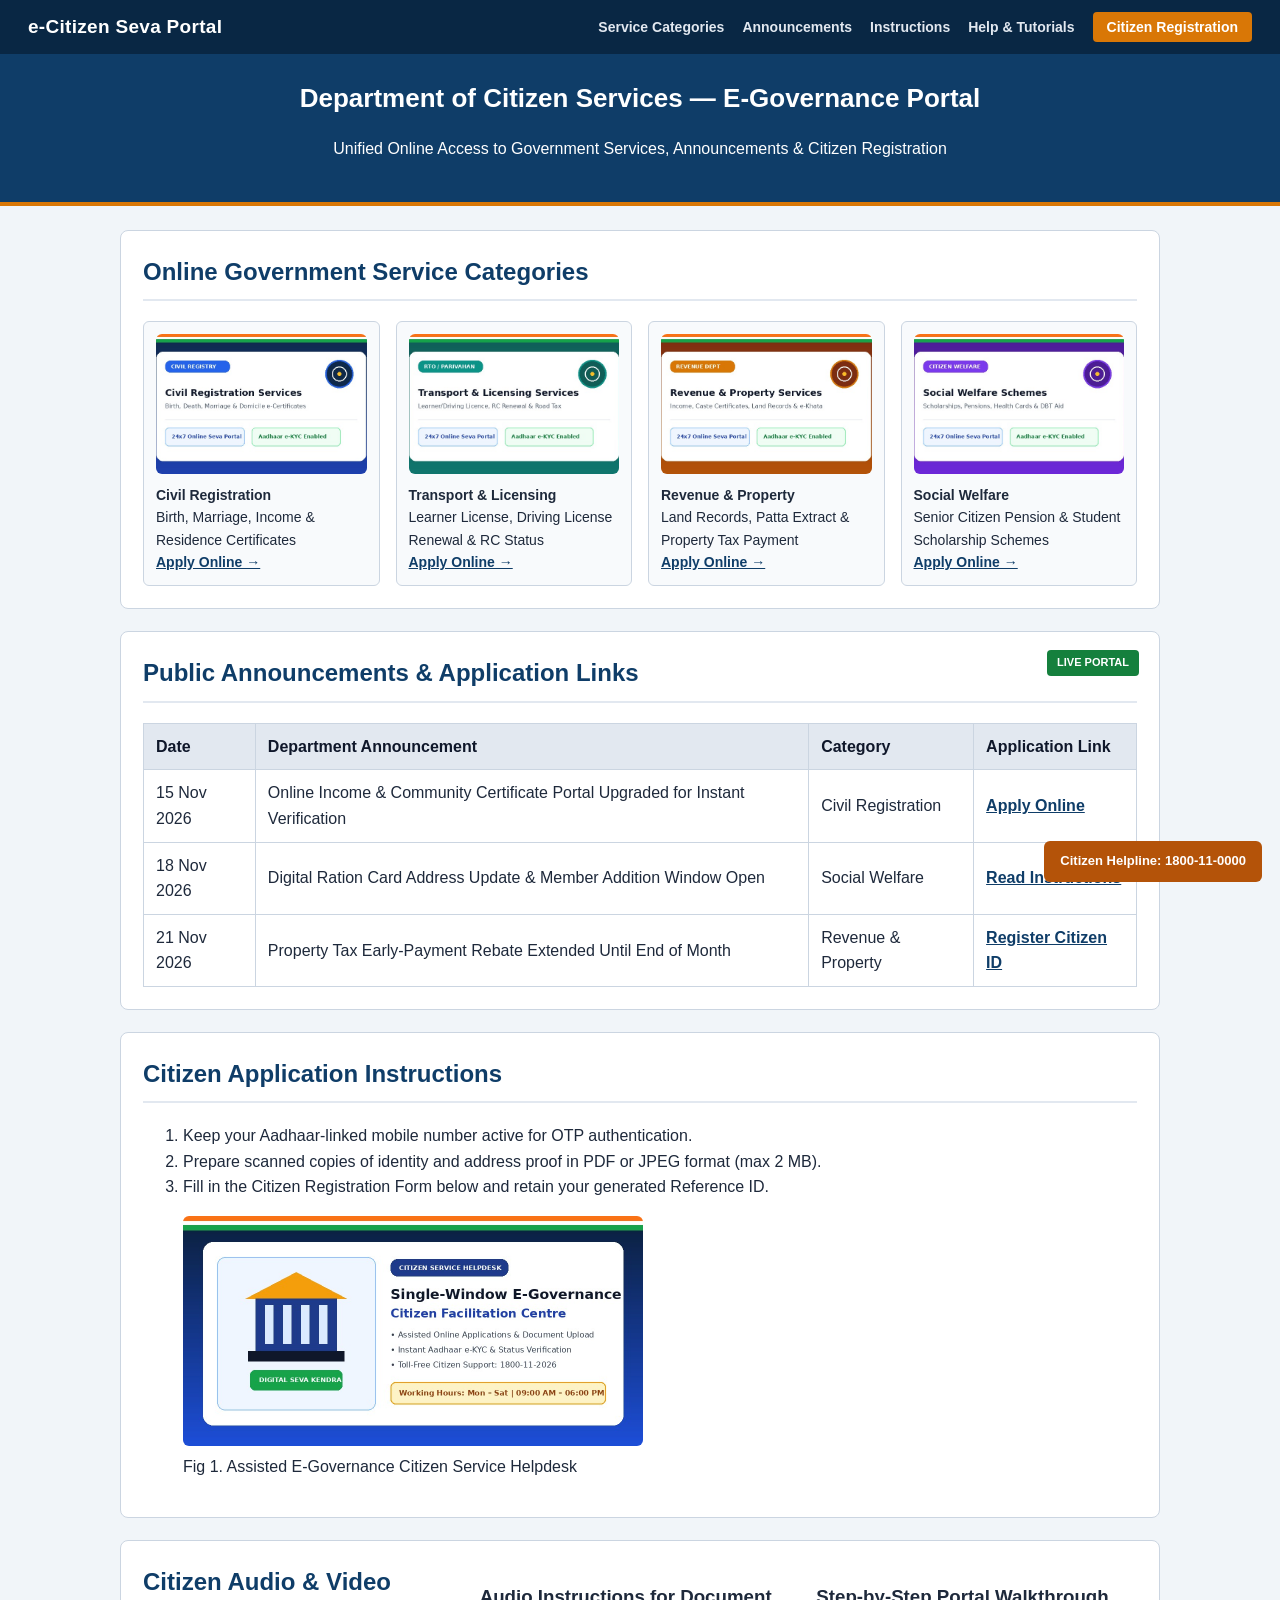
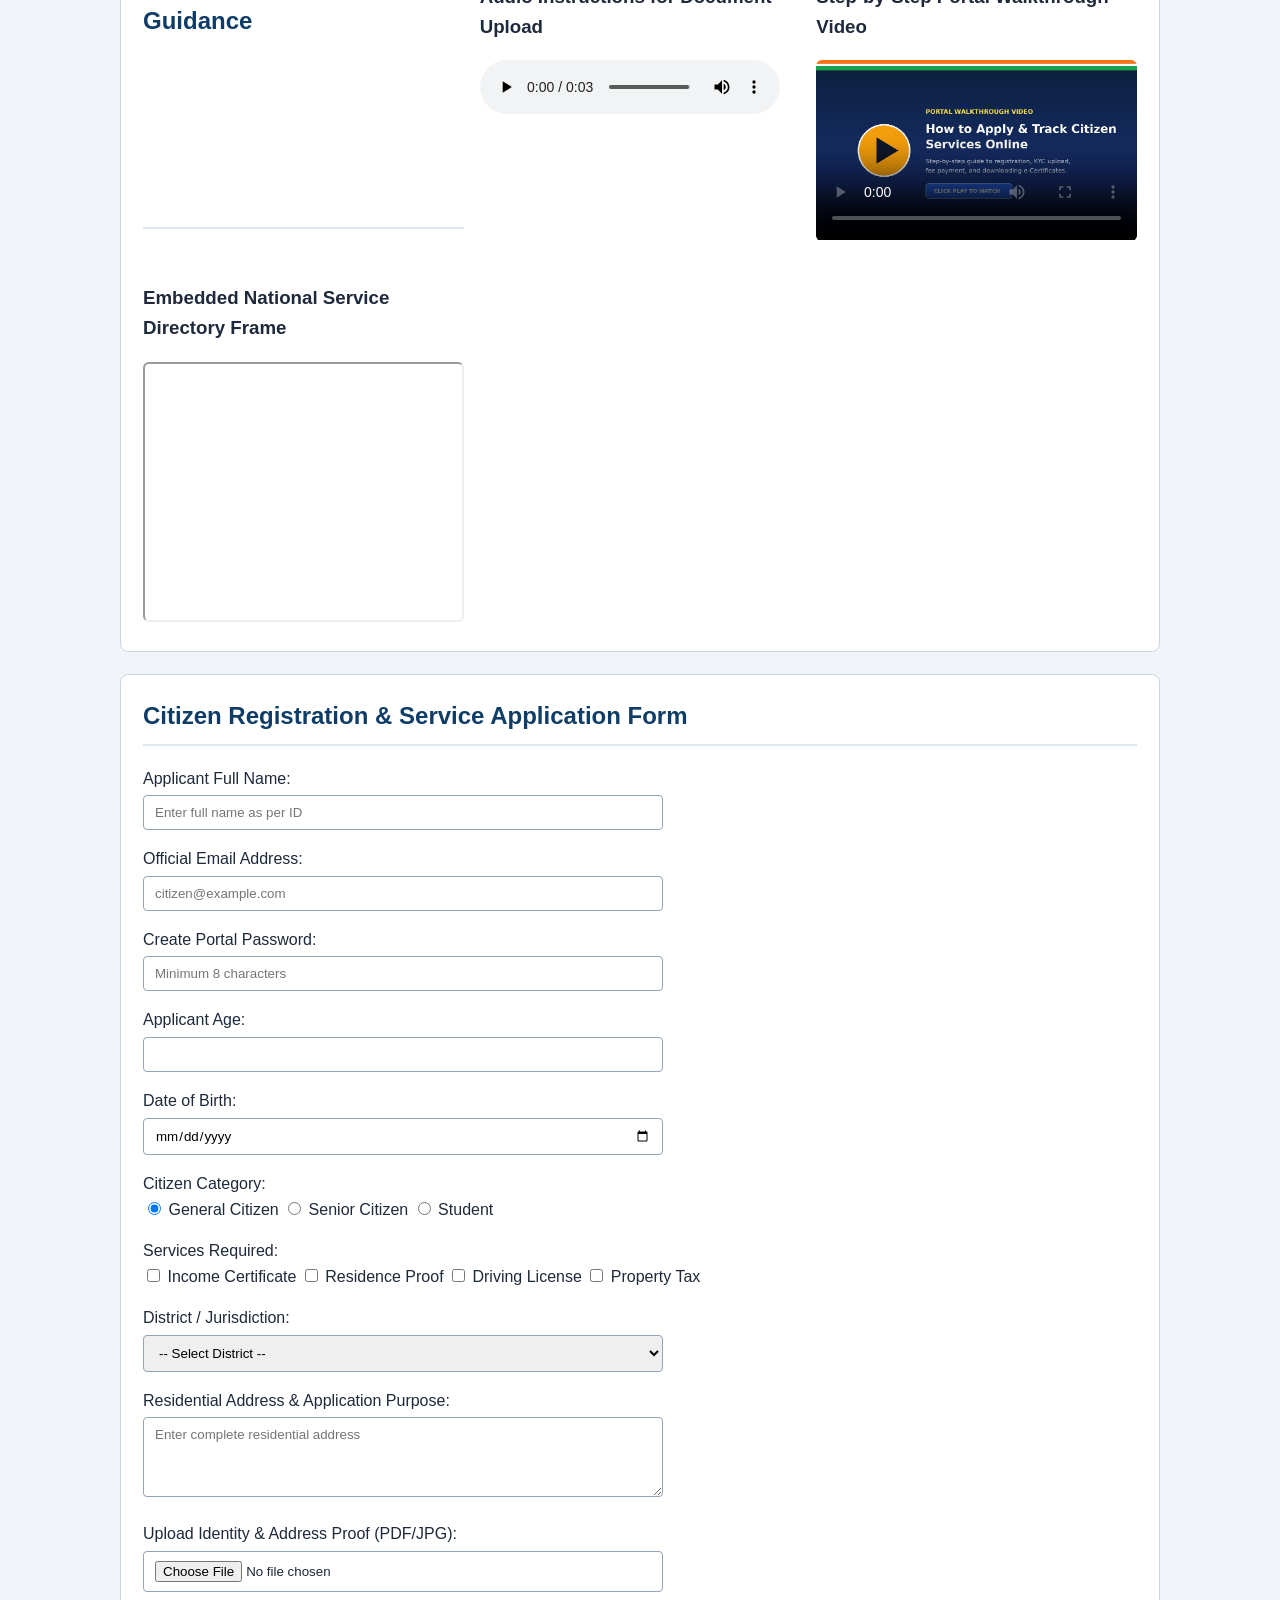
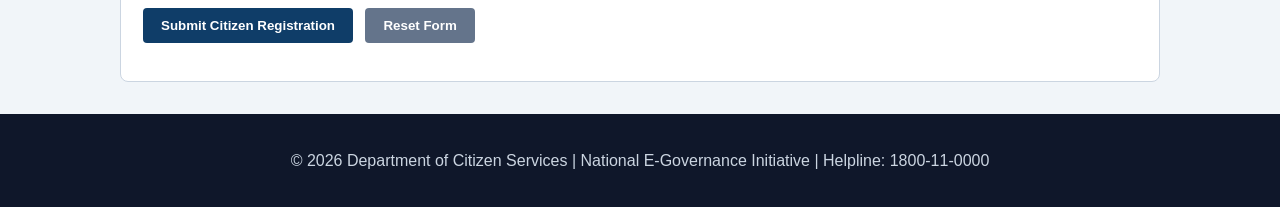
<file: 8/index.html>
<!DOCTYPE html>
<html lang="en">
<head>
  <meta charset="UTF-8">
  <meta name="viewport" content="width=device-width, initial-scale=1.0">
  <title>Department of Citizen Services — E-Governance Portal</title>
  <link rel="stylesheet" href="style.css">
</head>
<body>
  <nav class="navbar">
    <div class="nav-brand">e-Citizen Seva Portal</div>
    <ul class="nav-links">
      <li><a href="#categories">Service Categories</a></li>
      <li><a href="#announcements">Announcements</a></li>
      <li><a href="#instructions">Instructions</a></li>
      <li><a href="#multimedia">Help &amp; Tutorials</a></li>
      <li><a href="#registration" class="nav-cta">Citizen Registration</a></li>
    </ul>
  </nav>

  <header class="gov-header">
    <h1>Department of Citizen Services — E-Governance Portal</h1>
    <p>Unified Online Access to Government Services, Announcements &amp; Citizen Registration</p>
  </header>

  <main class="container">
    <section id="categories" class="card">
      <h2>Online Government Service Categories</h2>
      <div class="service-gallery-grid">
        <figure class="service-tile">
          <img src="civil-service.jpg" alt="Civil Registration Services">
          <figcaption>
            <strong>Civil Registration</strong><br>
            Birth, Marriage, Income &amp; Residence Certificates<br>
            <a href="#registration">Apply Online &rarr;</a>
          </figcaption>
        </figure>
        <figure class="service-tile">
          <img src="transport-service.jpg" alt="Transport and Licensing Services">
          <figcaption>
            <strong>Transport &amp; Licensing</strong><br>
            Learner License, Driving License Renewal &amp; RC Status<br>
            <a href="#registration">Apply Online &rarr;</a>
          </figcaption>
        </figure>
        <figure class="service-tile">
          <img src="revenue-service.jpg" alt="Revenue and Property Services">
          <figcaption>
            <strong>Revenue &amp; Property</strong><br>
            Land Records, Patta Extract &amp; Property Tax Payment<br>
            <a href="#registration">Apply Online &rarr;</a>
          </figcaption>
        </figure>
        <figure class="service-tile">
          <img src="welfare-service.jpg" alt="Social Welfare Schemes">
          <figcaption>
            <strong>Social Welfare</strong><br>
            Senior Citizen Pension &amp; Student Scholarship Schemes<br>
            <a href="#registration">Apply Online &rarr;</a>
          </figcaption>
        </figure>
      </div>
    </section>

    <section id="announcements" class="card relative-card">
      <span class="live-badge">LIVE PORTAL</span>
      <h2>Public Announcements &amp; Application Links</h2>
      <table border="1">
        <thead>
          <tr>
            <th>Date</th>
            <th>Department Announcement</th>
            <th>Category</th>
            <th>Application Link</th>
          </tr>
        </thead>
        <tbody>
          <tr>
            <td>15 Nov 2026</td>
            <td>Online Income &amp; Community Certificate Portal Upgraded for Instant Verification</td>
            <td>Civil Registration</td>
            <td><a href="#registration">Apply Online</a></td>
          </tr>
          <tr>
            <td>18 Nov 2026</td>
            <td>Digital Ration Card Address Update &amp; Member Addition Window Open</td>
            <td>Social Welfare</td>
            <td><a href="#instructions">Read Instructions</a></td>
          </tr>
          <tr>
            <td>21 Nov 2026</td>
            <td>Property Tax Early-Payment Rebate Extended Until End of Month</td>
            <td>Revenue &amp; Property</td>
            <td><a href="#registration">Register Citizen ID</a></td>
          </tr>
        </tbody>
      </table>
    </section>

    <article id="instructions" class="card">
      <h2>Citizen Application Instructions</h2>
      <ol>
        <li>Keep your Aadhaar-linked mobile number active for OTP authentication.</li>
        <li>Prepare scanned copies of identity and address proof in PDF or JPEG format (max 2 MB).</li>
        <li>Fill in the Citizen Registration Form below and retain your generated Reference ID.</li>
      </ol>
      <figure>
        <img src="citizen-helpdesk.jpg" alt="Citizens accessing online government services at a Digital Seva Kendra" width="460">
        <figcaption>Fig 1. Assisted E-Governance Citizen Service Helpdesk</figcaption>
      </figure>
    </article>

    <section id="multimedia" class="card">
      <div class="media-grid">
      <h2>Citizen Audio &amp; Video Guidance</h2>
      <div>
        <h3>Audio Instructions for Document Upload</h3>
        <audio controls>
          <source src="citizen-guidelines.mp3" type="audio/mpeg">
          Your browser does not support the audio element.
        </audio>
      </div>
      <div>
        <h3>Step-by-Step Portal Walkthrough Video</h3>
        <video controls width="520" poster="tutorial-poster.jpg">
          <source src="portal-walkthrough.mp4" type="video/mp4">
          <track src="captions-en.vtt" kind="captions" srclang="en" label="English" default>
          Your browser does not support the video element.
        </video>
      </div>
      <div>
        <h3>Embedded National Service Directory Frame</h3>
        <iframe src="https://www.india.gov.in" title="National Portal of India Reference" width="520" height="260"></iframe>
      </div>
      </div>
    </section>

    <section id="registration" class="card">
      <h2>Citizen Registration &amp; Service Application Form</h2>
      <form action="#" method="post">
        <p>
          <label for="fullName">Applicant Full Name:</label><br>
          <input type="text" id="fullName" name="fullName" required minlength="3" placeholder="Enter full name as per ID">
        </p>
        <p>
          <label for="email">Official Email Address:</label><br>
          <input type="email" id="email" name="email" required placeholder="citizen@example.com">
        </p>
        <p>
          <label for="password">Create Portal Password:</label><br>
          <input type="password" id="password" name="password" required minlength="8" placeholder="Minimum 8 characters">
        </p>
        <p>
          <label for="age">Applicant Age:</label><br>
          <input type="number" id="age" name="age" min="18" max="110" required>
        </p>
        <p>
          <label for="dob">Date of Birth:</label><br>
          <input type="date" id="dob" name="dob" required>
        </p>
        <p>
          <span>Citizen Category:</span><br>
          <label><input type="radio" name="citizenCategory" value="general" checked> General Citizen</label>
          <label><input type="radio" name="citizenCategory" value="senior"> Senior Citizen</label>
          <label><input type="radio" name="citizenCategory" value="student"> Student</label>
        </p>
        <p>
          <span>Services Required:</span><br>
          <label><input type="checkbox" name="reqService" value="income"> Income Certificate</label>
          <label><input type="checkbox" name="reqService" value="residence"> Residence Proof</label>
          <label><input type="checkbox" name="reqService" value="license"> Driving License</label>
          <label><input type="checkbox" name="reqService" value="tax"> Property Tax</label>
        </p>
        <p>
          <label for="district">District / Jurisdiction:</label><br>
          <select id="district" name="district" required>
            <option value="">-- Select District --</option>
            <option value="coimbatore">Coimbatore</option>
            <option value="chennai">Chennai</option>
            <option value="madurai">Madurai</option>
            <option value="salem">Salem</option>
          </select>
        </p>
        <p>
          <label for="address">Residential Address &amp; Application Purpose:</label><br>
          <textarea id="address" name="address" rows="4" cols="45" required placeholder="Enter complete residential address"></textarea>
        </p>
        <p>
          <label for="idProof">Upload Identity &amp; Address Proof (PDF/JPG):</label><br>
          <input type="file" id="idProof" name="idProof" accept=".pdf,.jpg,.jpeg,.png" required>
        </p>
        <p>
          <button type="submit">Submit Citizen Registration</button>
          <button type="reset">Reset Form</button>
        </p>
      </form>
    </section>
  </main>

  <footer class="gov-footer">
    <p>&copy; 2026 Department of Citizen Services | National E-Governance Initiative | Helpline: 1800-11-0000</p>
  </footer>
  <div class="fixed-helpline">Citizen Helpline: 1800-11-0000</div>
</body>
</html>
</file>
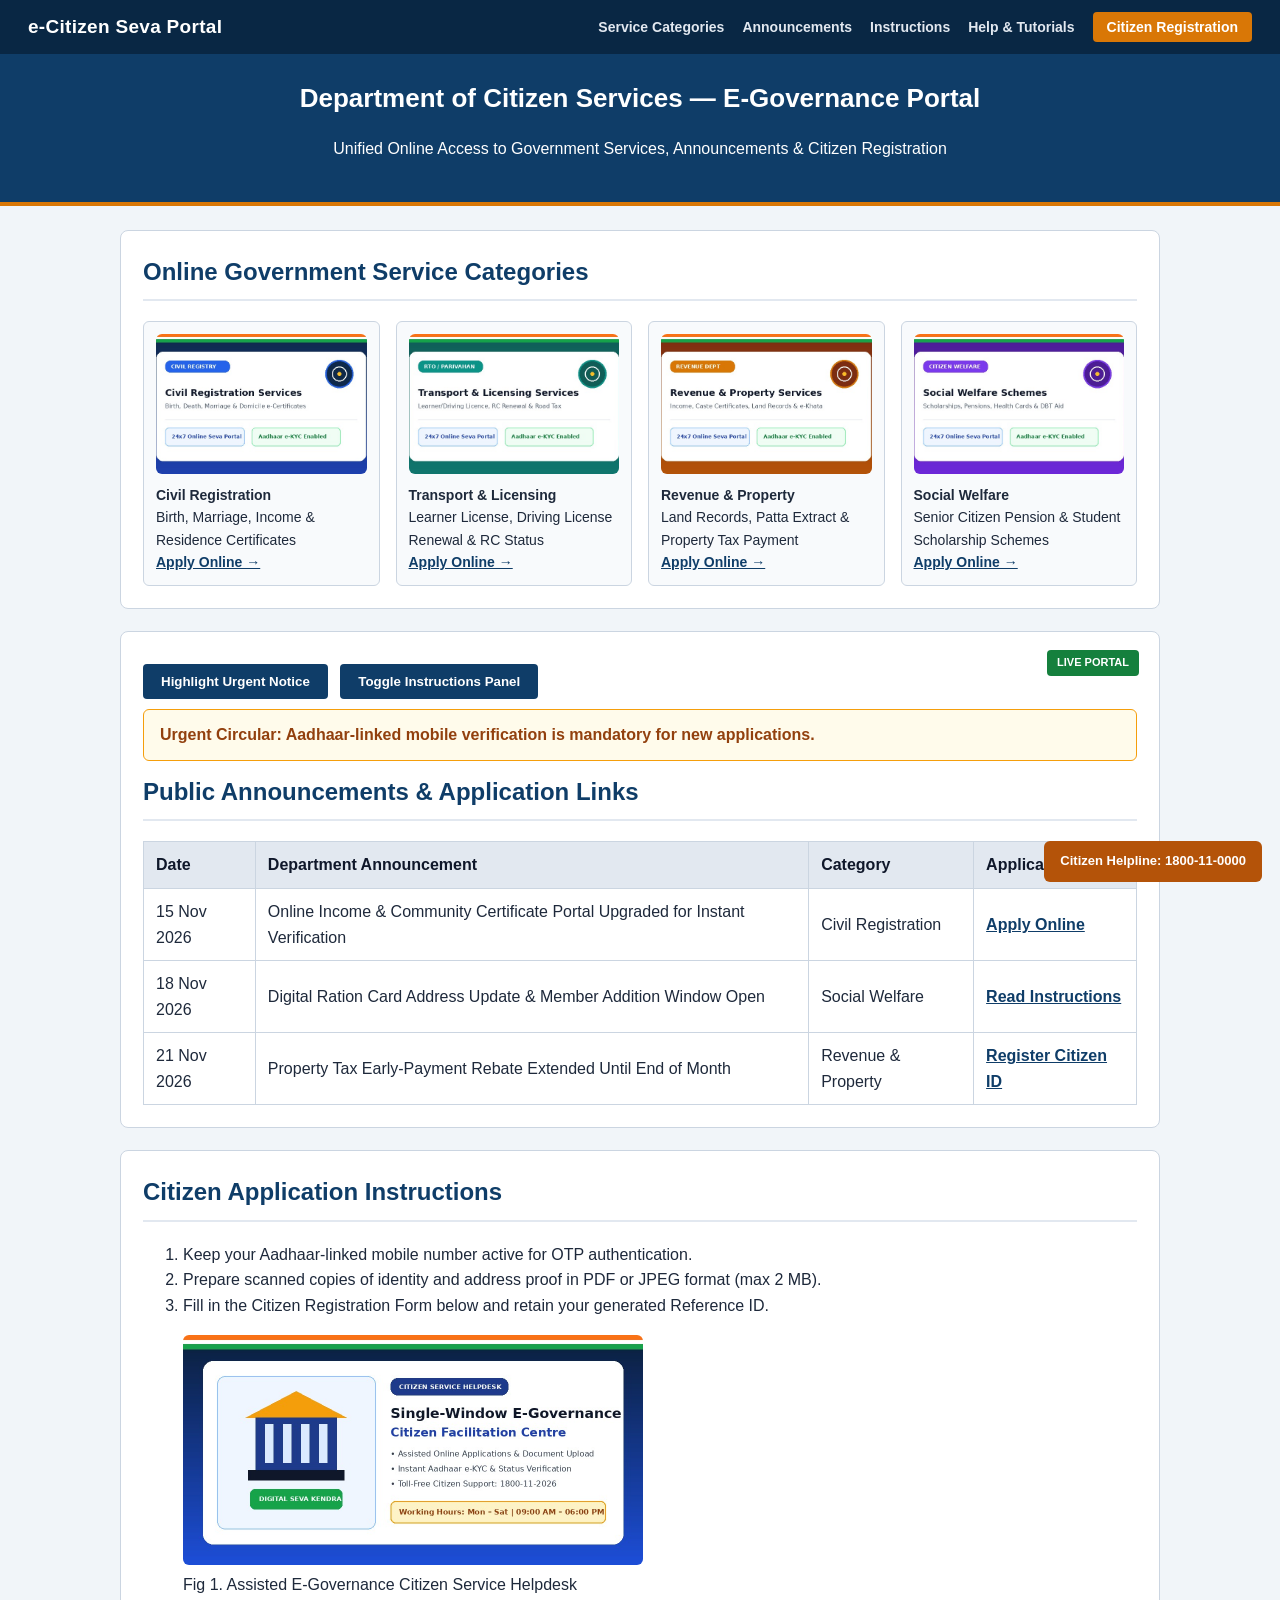
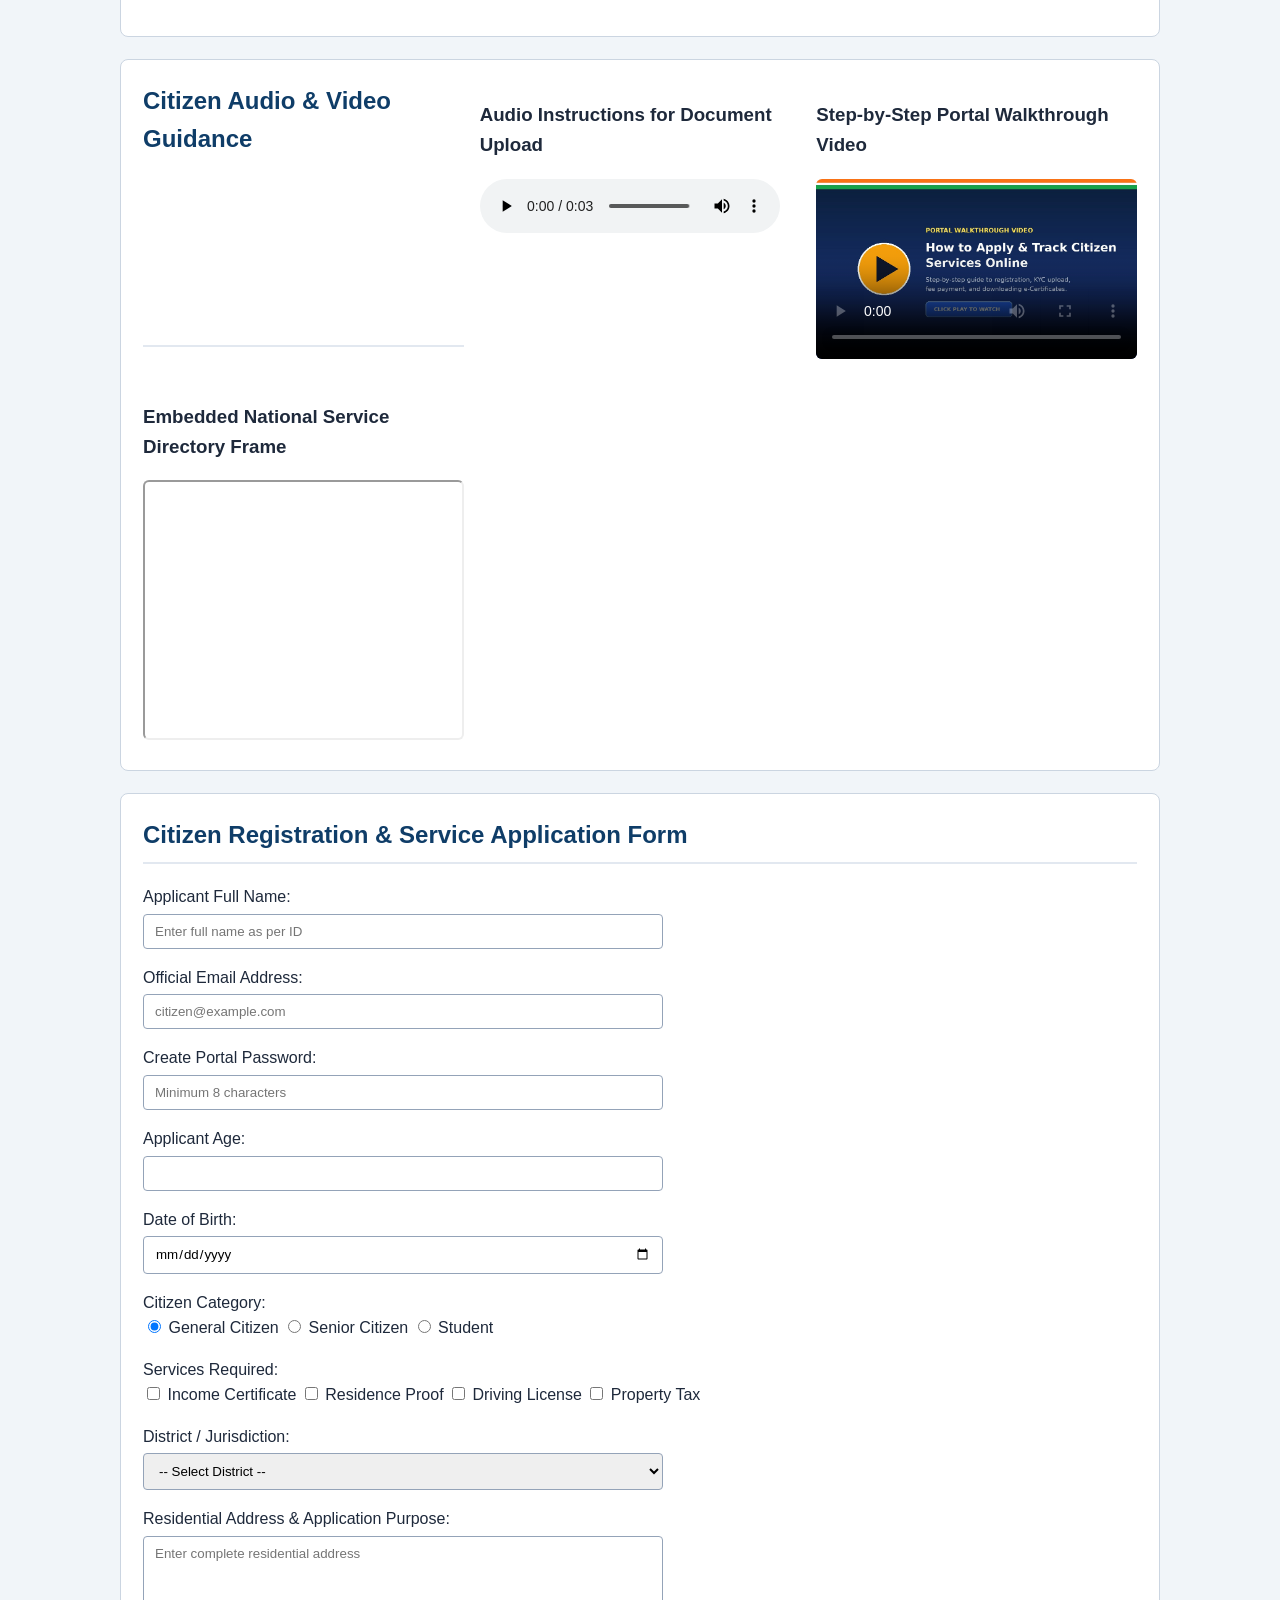
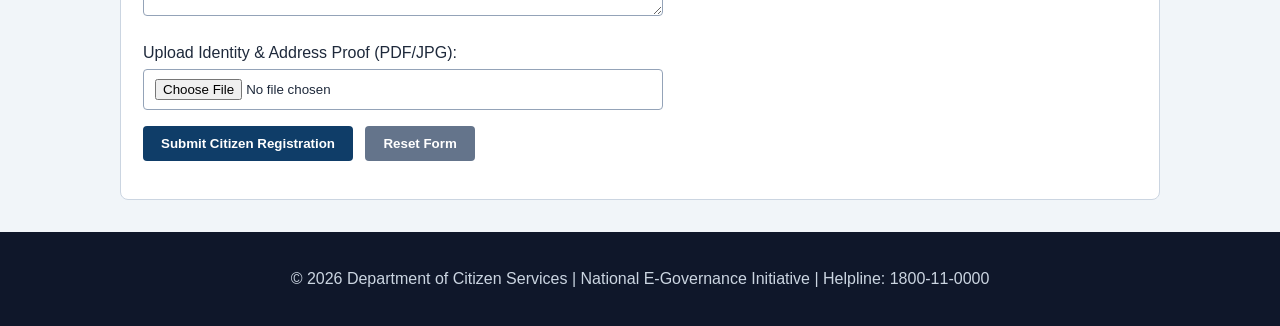
<file: 9/index.html>
<!DOCTYPE html>
<html lang="en">
<head>
  <meta charset="UTF-8">
  <meta name="viewport" content="width=device-width, initial-scale=1.0">
  <title>Department of Citizen Services — E-Governance Portal</title>
  <link rel="stylesheet" href="style.css">
</head>
<body>
  <nav class="navbar">
    <div class="nav-brand">e-Citizen Seva Portal</div>
    <ul class="nav-links">
      <li><a href="#categories">Service Categories</a></li>
      <li><a href="#announcements">Announcements</a></li>
      <li><a href="#instructions">Instructions</a></li>
      <li><a href="#multimedia">Help &amp; Tutorials</a></li>
      <li><a href="#registration" class="nav-cta">Citizen Registration</a></li>
    </ul>
  </nav>

  <header class="gov-header">
    <h1>Department of Citizen Services — E-Governance Portal</h1>
    <p>Unified Online Access to Government Services, Announcements &amp; Citizen Registration</p>
  </header>

  <main class="container">
    <section id="categories" class="card">
      <h2>Online Government Service Categories</h2>
      <div class="service-gallery-grid">
        <figure class="service-tile">
          <img src="civil-service.jpg" alt="Civil Registration Services">
          <figcaption>
            <strong>Civil Registration</strong><br>
            Birth, Marriage, Income &amp; Residence Certificates<br>
            <a href="#registration">Apply Online &rarr;</a>
          </figcaption>
        </figure>
        <figure class="service-tile">
          <img src="transport-service.jpg" alt="Transport and Licensing Services">
          <figcaption>
            <strong>Transport &amp; Licensing</strong><br>
            Learner License, Driving License Renewal &amp; RC Status<br>
            <a href="#registration">Apply Online &rarr;</a>
          </figcaption>
        </figure>
        <figure class="service-tile">
          <img src="revenue-service.jpg" alt="Revenue and Property Services">
          <figcaption>
            <strong>Revenue &amp; Property</strong><br>
            Land Records, Patta Extract &amp; Property Tax Payment<br>
            <a href="#registration">Apply Online &rarr;</a>
          </figcaption>
        </figure>
        <figure class="service-tile">
          <img src="welfare-service.jpg" alt="Social Welfare Schemes">
          <figcaption>
            <strong>Social Welfare</strong><br>
            Senior Citizen Pension &amp; Student Scholarship Schemes<br>
            <a href="#registration">Apply Online &rarr;</a>
          </figcaption>
        </figure>
      </div>
    </section>

    <section id="announcements" class="card relative-card">
      <span class="live-badge">LIVE PORTAL</span>
      <div class="notice-controls">
        <button id="pulseNoticeBtn" type="button">Highlight Urgent Notice</button>
        <button id="toggleGuideBtn" type="button">Toggle Instructions Panel</button>
      </div>
      <div id="urgentNoticeBanner" class="urgent-banner">Urgent Circular: Aadhaar-linked mobile verification is mandatory for new applications.</div>
      <h2>Public Announcements &amp; Application Links</h2>
      <table border="1">
        <thead>
          <tr>
            <th>Date</th>
            <th>Department Announcement</th>
            <th>Category</th>
            <th>Application Link</th>
          </tr>
        </thead>
        <tbody>
          <tr>
            <td>15 Nov 2026</td>
            <td>Online Income &amp; Community Certificate Portal Upgraded for Instant Verification</td>
            <td>Civil Registration</td>
            <td><a href="#registration">Apply Online</a></td>
          </tr>
          <tr>
            <td>18 Nov 2026</td>
            <td>Digital Ration Card Address Update &amp; Member Addition Window Open</td>
            <td>Social Welfare</td>
            <td><a href="#instructions">Read Instructions</a></td>
          </tr>
          <tr>
            <td>21 Nov 2026</td>
            <td>Property Tax Early-Payment Rebate Extended Until End of Month</td>
            <td>Revenue &amp; Property</td>
            <td><a href="#registration">Register Citizen ID</a></td>
          </tr>
        </tbody>
      </table>
    </section>

    <article id="instructions" class="card anim-panel">
      <h2>Citizen Application Instructions</h2>
      <ol>
        <li>Keep your Aadhaar-linked mobile number active for OTP authentication.</li>
        <li>Prepare scanned copies of identity and address proof in PDF or JPEG format (max 2 MB).</li>
        <li>Fill in the Citizen Registration Form below and retain your generated Reference ID.</li>
      </ol>
      <figure>
        <img src="citizen-helpdesk.jpg" alt="Citizens accessing online government services at a Digital Seva Kendra" width="460">
        <figcaption>Fig 1. Assisted E-Governance Citizen Service Helpdesk</figcaption>
      </figure>
    </article>

    <section id="multimedia" class="card">
      <div class="media-grid">
      <h2>Citizen Audio &amp; Video Guidance</h2>
      <div>
        <h3>Audio Instructions for Document Upload</h3>
        <audio controls>
          <source src="citizen-guidelines.mp3" type="audio/mpeg">
          Your browser does not support the audio element.
        </audio>
      </div>
      <div>
        <h3>Step-by-Step Portal Walkthrough Video</h3>
        <video controls width="520" poster="tutorial-poster.jpg">
          <source src="portal-walkthrough.mp4" type="video/mp4">
          <track src="captions-en.vtt" kind="captions" srclang="en" label="English" default>
          Your browser does not support the video element.
        </video>
      </div>
      <div>
        <h3>Embedded National Service Directory Frame</h3>
        <iframe src="https://www.india.gov.in" title="National Portal of India Reference" width="520" height="260"></iframe>
      </div>
      </div>
    </section>

    <section id="registration" class="card">
      <h2>Citizen Registration &amp; Service Application Form</h2>
      <form action="#" method="post">
        <p>
          <label for="fullName">Applicant Full Name:</label><br>
          <input type="text" id="fullName" name="fullName" required minlength="3" placeholder="Enter full name as per ID">
        </p>
        <p>
          <label for="email">Official Email Address:</label><br>
          <input type="email" id="email" name="email" required placeholder="citizen@example.com">
        </p>
        <p>
          <label for="password">Create Portal Password:</label><br>
          <input type="password" id="password" name="password" required minlength="8" placeholder="Minimum 8 characters">
        </p>
        <p>
          <label for="age">Applicant Age:</label><br>
          <input type="number" id="age" name="age" min="18" max="110" required>
        </p>
        <p>
          <label for="dob">Date of Birth:</label><br>
          <input type="date" id="dob" name="dob" required>
        </p>
        <p>
          <span>Citizen Category:</span><br>
          <label><input type="radio" name="citizenCategory" value="general" checked> General Citizen</label>
          <label><input type="radio" name="citizenCategory" value="senior"> Senior Citizen</label>
          <label><input type="radio" name="citizenCategory" value="student"> Student</label>
        </p>
        <p>
          <span>Services Required:</span><br>
          <label><input type="checkbox" name="reqService" value="income"> Income Certificate</label>
          <label><input type="checkbox" name="reqService" value="residence"> Residence Proof</label>
          <label><input type="checkbox" name="reqService" value="license"> Driving License</label>
          <label><input type="checkbox" name="reqService" value="tax"> Property Tax</label>
        </p>
        <p>
          <label for="district">District / Jurisdiction:</label><br>
          <select id="district" name="district" required>
            <option value="">-- Select District --</option>
            <option value="coimbatore">Coimbatore</option>
            <option value="chennai">Chennai</option>
            <option value="madurai">Madurai</option>
            <option value="salem">Salem</option>
          </select>
        </p>
        <p>
          <label for="address">Residential Address &amp; Application Purpose:</label><br>
          <textarea id="address" name="address" rows="4" cols="45" required placeholder="Enter complete residential address"></textarea>
        </p>
        <p>
          <label for="idProof">Upload Identity &amp; Address Proof (PDF/JPG):</label><br>
          <input type="file" id="idProof" name="idProof" accept=".pdf,.jpg,.jpeg,.png" required>
        </p>
        <p>
          <button type="submit">Submit Citizen Registration</button>
          <button type="reset">Reset Form</button>
        </p>
      </form>
    </section>
  </main>

  <footer class="gov-footer">
    <p>&copy; 2026 Department of Citizen Services | National E-Governance Initiative | Helpline: 1800-11-0000</p>
  </footer>
  <div class="fixed-helpline">Citizen Helpline: 1800-11-0000</div>
  <script src="script.js"></script>
</body>
</html>
</file>
<file: 10/style.css>
* {
  box-sizing: border-box;
}
body {
  margin: 0;
  font-family: "Segoe UI", Arial, sans-serif;
  background-color: #f1f5f9;
  color: #1e293b;
  line-height: 1.6;
}
.gov-header {
  background-color: #0f3d68;
  color: #ffffff;
  text-align: center;
  padding: 24px 16px;
  border-bottom: 4px solid #d97706;
}
.gov-header h1 {
  margin: 0 0 6px;
  font-size: 26px;
}
.gov-header nav {
  margin-top: 14px;
}
.gov-header nav a {
  color: #e2e8f0;
  text-decoration: none;
  margin: 0 8px;
  font-weight: 600;
}
.gov-header nav a:hover {
  color: #fbbf24;
  text-decoration: underline;
}
.container {
  width: 92%;
  max-width: 1040px;
  margin: 24px auto;
}
.card {
  background-color: #ffffff;
  border: 1px solid #cbd5e1;
  border-radius: 8px;
  padding: 22px;
  margin-bottom: 22px;
  transition: border-color 0.2s ease;
}
.card:hover {
  border-color: #0f3d68;
}
h2 {
  color: #0f3d68;
  margin-top: 0;
  border-bottom: 2px solid #e2e8f0;
  padding-bottom: 8px;
}
table {
  width: 100%;
  border-collapse: collapse;
  margin-top: 12px;
}
th, td {
  border: 1px solid #cbd5e1;
  padding: 10px 12px;
  text-align: left;
}
th {
  background-color: #e2e8f0;
  color: #0f172a;
}
a {
  color: #0f3d68;
  font-weight: 600;
}
input[type="text"],
input[type="email"],
input[type="password"],
input[type="number"],
input[type="date"],
input[type="file"],
select,
textarea {
  width: 100%;
  max-width: 520px;
  padding: 9px 11px;
  margin-top: 4px;
  border: 1px solid #94a3b8;
  border-radius: 4px;
  font-family: inherit;
}
button {
  background-color: #0f3d68;
  color: #ffffff;
  border: none;
  padding: 10px 18px;
  border-radius: 4px;
  font-weight: 600;
  cursor: pointer;
  margin-right: 8px;
  transition: background-color 0.2s ease;
}
button:hover {
  background-color: #1d4ed8;
}
button[type="reset"] {
  background-color: #64748b;
}
button[type="reset"]:hover {
  background-color: #475569;
}
img, video, iframe {
  max-width: 100%;
  border-radius: 6px;
}
.gov-footer {
  background-color: #0f172a;
  color: #cbd5e1;
  text-align: center;
  padding: 18px;
  margin-top: 32px;
}

.navbar {
  display: flex;
  flex-direction: row;
  justify-content: space-between;
  align-items: center;
  flex-wrap: wrap;
  gap: 14px;
  background-color: #092744;
  color: #ffffff;
  padding: 12px 28px;
}
.nav-brand {
  font-size: 19px;
  font-weight: 700;
  letter-spacing: 0.3px;
}
.nav-links {
  display: flex;
  flex-direction: row;
  justify-content: flex-end;
  align-items: center;
  flex-wrap: wrap;
  gap: 18px;
  list-style: none;
  margin: 0;
  padding: 0;
}
.nav-links a {
  color: #e2e8f0;
  text-decoration: none;
  font-size: 14px;
}
.nav-links a:hover {
  color: #fbbf24;
}
.nav-links .nav-cta {
  background-color: #d97706;
  color: #ffffff;
  padding: 7px 14px;
  border-radius: 4px;
}

.navbar {
  position: sticky;
  top: 0;
  z-index: 100;
}
.relative-card {
  position: relative;
}
.live-badge {
  position: absolute;
  top: 18px;
  right: 20px;
  background-color: #15803d;
  color: #ffffff;
  font-size: 11px;
  font-weight: 700;
  padding: 4px 10px;
  border-radius: 4px;
}
.fixed-helpline {
  position: fixed;
  bottom: 18px;
  right: 18px;
  background-color: #b45309;
  color: #ffffff;
  padding: 10px 16px;
  border-radius: 6px;
  font-size: 13px;
  font-weight: 700;
  z-index: 90;
}

.service-gallery-grid {
  display: grid;
  grid-template-columns: repeat(auto-fit, minmax(215px, 1fr));
  gap: 16px;
  margin-top: 14px;
}
.service-tile {
  margin: 0;
  border: 1px solid #cbd5e1;
  border-radius: 6px;
  padding: 12px;
  background-color: #f8fafc;
}
.service-tile img {
  width: 100%;
  height: 140px;
  object-fit: cover;
  display: block;
}
.service-tile figcaption {
  margin-top: 10px;
  font-size: 14px;
}

.media-grid {
  display: grid;
  grid-template-columns: repeat(3, 1fr);
  gap: 16px;
}
@media (max-width: 900px) {
  .media-grid {
    grid-template-columns: repeat(2, 1fr);
  }
  .container {
    width: 95%;
  }
}
@media (max-width: 600px) {
  .media-grid {
    grid-template-columns: 1fr;
  }
  .navbar {
    flex-direction: column;
    align-items: flex-start;
    padding: 12px 16px;
  }
  .live-badge {
    position: static;
    display: inline-block;
    margin-bottom: 8px;
  }
}

.notice-controls {
  margin: 10px 0;
}
.urgent-banner {
  background-color: #fffbeb;
  border: 1px solid #f59e0b;
  color: #92400e;
  padding: 12px 16px;
  border-radius: 6px;
  font-weight: 600;
  margin-bottom: 12px;
  transition: transform 0.3s ease;
}
.pulse-active {
  animation: urgentPulse 0.6s ease;
}
.anim-panel {
  transition: opacity 0.35s ease, transform 0.35s ease;
}
.panel-collapsed {
  opacity: 0.25;
  transform: scale(0.99);
}
@keyframes urgentPulse {
  0% { transform: scale(1); }
  50% { transform: scale(1.02); }
  100% { transform: scale(1); }
}

.inline-bar {
  display: flex;
  flex-wrap: wrap;
  gap: 10px;
  margin: 12px 0;
}
.dom-list {
  display: grid;
  gap: 8px;
  list-style: none;
  padding: 0;
}
.dom-list li {
  display: flex;
  justify-content: space-between;
  align-items: center;
  padding: 10px 14px;
  background-color: #f8fafc;
  border: 1px solid #cbd5e1;
  border-radius: 4px;
}
</file>
<file: 11/style.css>
* {
  box-sizing: border-box;
}
body {
  margin: 0;
  font-family: "Segoe UI", Arial, sans-serif;
  background-color: #f1f5f9;
  color: #1e293b;
  line-height: 1.6;
}
.gov-header {
  background-color: #0f3d68;
  color: #ffffff;
  text-align: center;
  padding: 24px 16px;
  border-bottom: 4px solid #d97706;
}
.gov-header h1 {
  margin: 0 0 6px;
  font-size: 26px;
}
.gov-header nav {
  margin-top: 14px;
}
.gov-header nav a {
  color: #e2e8f0;
  text-decoration: none;
  margin: 0 8px;
  font-weight: 600;
}
.gov-header nav a:hover {
  color: #fbbf24;
  text-decoration: underline;
}
.container {
  width: 92%;
  max-width: 1040px;
  margin: 24px auto;
}
.card {
  background-color: #ffffff;
  border: 1px solid #cbd5e1;
  border-radius: 8px;
  padding: 22px;
  margin-bottom: 22px;
  transition: border-color 0.2s ease;
}
.card:hover {
  border-color: #0f3d68;
}
h2 {
  color: #0f3d68;
  margin-top: 0;
  border-bottom: 2px solid #e2e8f0;
  padding-bottom: 8px;
}
table {
  width: 100%;
  border-collapse: collapse;
  margin-top: 12px;
}
th, td {
  border: 1px solid #cbd5e1;
  padding: 10px 12px;
  text-align: left;
}
th {
  background-color: #e2e8f0;
  color: #0f172a;
}
a {
  color: #0f3d68;
  font-weight: 600;
}
input[type="text"],
input[type="email"],
input[type="password"],
input[type="number"],
input[type="date"],
input[type="file"],
select,
textarea {
  width: 100%;
  max-width: 520px;
  padding: 9px 11px;
  margin-top: 4px;
  border: 1px solid #94a3b8;
  border-radius: 4px;
  font-family: inherit;
}
button {
  background-color: #0f3d68;
  color: #ffffff;
  border: none;
  padding: 10px 18px;
  border-radius: 4px;
  font-weight: 600;
  cursor: pointer;
  margin-right: 8px;
  transition: background-color 0.2s ease;
}
button:hover {
  background-color: #1d4ed8;
}
button[type="reset"] {
  background-color: #64748b;
}
button[type="reset"]:hover {
  background-color: #475569;
}
img, video, iframe {
  max-width: 100%;
  border-radius: 6px;
}
.gov-footer {
  background-color: #0f172a;
  color: #cbd5e1;
  text-align: center;
  padding: 18px;
  margin-top: 32px;
}

.navbar {
  display: flex;
  flex-direction: row;
  justify-content: space-between;
  align-items: center;
  flex-wrap: wrap;
  gap: 14px;
  background-color: #092744;
  color: #ffffff;
  padding: 12px 28px;
}
.nav-brand {
  font-size: 19px;
  font-weight: 700;
  letter-spacing: 0.3px;
}
.nav-links {
  display: flex;
  flex-direction: row;
  justify-content: flex-end;
  align-items: center;
  flex-wrap: wrap;
  gap: 18px;
  list-style: none;
  margin: 0;
  padding: 0;
}
.nav-links a {
  color: #e2e8f0;
  text-decoration: none;
  font-size: 14px;
}
.nav-links a:hover {
  color: #fbbf24;
}
.nav-links .nav-cta {
  background-color: #d97706;
  color: #ffffff;
  padding: 7px 14px;
  border-radius: 4px;
}

.navbar {
  position: sticky;
  top: 0;
  z-index: 100;
}
.relative-card {
  position: relative;
}
.live-badge {
  position: absolute;
  top: 18px;
  right: 20px;
  background-color: #15803d;
  color: #ffffff;
  font-size: 11px;
  font-weight: 700;
  padding: 4px 10px;
  border-radius: 4px;
}
.fixed-helpline {
  position: fixed;
  bottom: 18px;
  right: 18px;
  background-color: #b45309;
  color: #ffffff;
  padding: 10px 16px;
  border-radius: 6px;
  font-size: 13px;
  font-weight: 700;
  z-index: 90;
}

.service-gallery-grid {
  display: grid;
  grid-template-columns: repeat(auto-fit, minmax(215px, 1fr));
  gap: 16px;
  margin-top: 14px;
}
.service-tile {
  margin: 0;
  border: 1px solid #cbd5e1;
  border-radius: 6px;
  padding: 12px;
  background-color: #f8fafc;
}
.service-tile img {
  width: 100%;
  height: 140px;
  object-fit: cover;
  display: block;
}
.service-tile figcaption {
  margin-top: 10px;
  font-size: 14px;
}

.media-grid {
  display: grid;
  grid-template-columns: repeat(3, 1fr);
  gap: 16px;
}
@media (max-width: 900px) {
  .media-grid {
    grid-template-columns: repeat(2, 1fr);
  }
  .container {
    width: 95%;
  }
}
@media (max-width: 600px) {
  .media-grid {
    grid-template-columns: 1fr;
  }
  .navbar {
    flex-direction: column;
    align-items: flex-start;
    padding: 12px 16px;
  }
  .live-badge {
    position: static;
    display: inline-block;
    margin-bottom: 8px;
  }
}

.notice-controls {
  margin: 10px 0;
}
.urgent-banner {
  background-color: #fffbeb;
  border: 1px solid #f59e0b;
  color: #92400e;
  padding: 12px 16px;
  border-radius: 6px;
  font-weight: 600;
  margin-bottom: 12px;
  transition: transform 0.3s ease;
}
.pulse-active {
  animation: urgentPulse 0.6s ease;
}
.anim-panel {
  transition: opacity 0.35s ease, transform 0.35s ease;
}
.panel-collapsed {
  opacity: 0.25;
  transform: scale(0.99);
}
@keyframes urgentPulse {
  0% { transform: scale(1); }
  50% { transform: scale(1.02); }
  100% { transform: scale(1); }
}

.inline-bar {
  display: flex;
  flex-wrap: wrap;
  gap: 10px;
  margin: 12px 0;
}
.dom-list {
  display: grid;
  gap: 8px;
  list-style: none;
  padding: 0;
}
.dom-list li {
  display: flex;
  justify-content: space-between;
  align-items: center;
  padding: 10px 14px;
  background-color: #f8fafc;
  border: 1px solid #cbd5e1;
  border-radius: 4px;
}

input[type="tel"] {
  width: 100%;
  max-width: 520px;
  padding: 9px 11px;
  margin-top: 4px;
  border: 1px solid #94a3b8;
  border-radius: 4px;
}
#citizenRegForm input:focus,
#citizenRegForm select:focus,
#citizenRegForm textarea:focus {
  border-color: #0f3d68;
  outline: none;
}
#citizenRegForm input:valid,
#citizenRegForm select:valid {
  border-color: #16a34a;
}
#citizenRegForm input:invalid,
#citizenRegForm select:invalid {
  border-color: #dc2626;
}
.feedback-banner {
  display: none;
  margin-top: 14px;
  padding: 12px 16px;
  border-radius: 6px;
  border: 1px solid #cbd5e1;
  background-color: #f8fafc;
  font-weight: 600;
}
</file>
<file: 12/style.css>
* {
  box-sizing: border-box;
}
body {
  margin: 0;
  font-family: "Segoe UI", Arial, sans-serif;
  background-color: #f1f5f9;
  color: #1e293b;
  line-height: 1.6;
}
.gov-header {
  background-color: #0f3d68;
  color: #ffffff;
  text-align: center;
  padding: 24px 16px;
  border-bottom: 4px solid #d97706;
}
.gov-header h1 {
  margin: 0 0 6px;
  font-size: 26px;
}
.gov-header nav {
  margin-top: 14px;
}
.gov-header nav a {
  color: #e2e8f0;
  text-decoration: none;
  margin: 0 8px;
  font-weight: 600;
}
.gov-header nav a:hover {
  color: #fbbf24;
  text-decoration: underline;
}
.container {
  width: 92%;
  max-width: 1040px;
  margin: 24px auto;
}
.card {
  background-color: #ffffff;
  border: 1px solid #cbd5e1;
  border-radius: 8px;
  padding: 22px;
  margin-bottom: 22px;
  transition: border-color 0.2s ease;
}
.card:hover {
  border-color: #0f3d68;
}
h2 {
  color: #0f3d68;
  margin-top: 0;
  border-bottom: 2px solid #e2e8f0;
  padding-bottom: 8px;
}
table {
  width: 100%;
  border-collapse: collapse;
  margin-top: 12px;
}
th, td {
  border: 1px solid #cbd5e1;
  padding: 10px 12px;
  text-align: left;
}
th {
  background-color: #e2e8f0;
  color: #0f172a;
}
a {
  color: #0f3d68;
  font-weight: 600;
}
input[type="text"],
input[type="email"],
input[type="password"],
input[type="number"],
input[type="date"],
input[type="file"],
select,
textarea {
  width: 100%;
  max-width: 520px;
  padding: 9px 11px;
  margin-top: 4px;
  border: 1px solid #94a3b8;
  border-radius: 4px;
  font-family: inherit;
}
button {
  background-color: #0f3d68;
  color: #ffffff;
  border: none;
  padding: 10px 18px;
  border-radius: 4px;
  font-weight: 600;
  cursor: pointer;
  margin-right: 8px;
  transition: background-color 0.2s ease;
}
button:hover {
  background-color: #1d4ed8;
}
button[type="reset"] {
  background-color: #64748b;
}
button[type="reset"]:hover {
  background-color: #475569;
}
img, video, iframe {
  max-width: 100%;
  border-radius: 6px;
}
.gov-footer {
  background-color: #0f172a;
  color: #cbd5e1;
  text-align: center;
  padding: 18px;
  margin-top: 32px;
}

.navbar {
  display: flex;
  flex-direction: row;
  justify-content: space-between;
  align-items: center;
  flex-wrap: wrap;
  gap: 14px;
  background-color: #092744;
  color: #ffffff;
  padding: 12px 28px;
}
.nav-brand {
  font-size: 19px;
  font-weight: 700;
  letter-spacing: 0.3px;
}
.nav-links {
  display: flex;
  flex-direction: row;
  justify-content: flex-end;
  align-items: center;
  flex-wrap: wrap;
  gap: 18px;
  list-style: none;
  margin: 0;
  padding: 0;
}
.nav-links a {
  color: #e2e8f0;
  text-decoration: none;
  font-size: 14px;
}
.nav-links a:hover {
  color: #fbbf24;
}
.nav-links .nav-cta {
  background-color: #d97706;
  color: #ffffff;
  padding: 7px 14px;
  border-radius: 4px;
}

.navbar {
  position: sticky;
  top: 0;
  z-index: 100;
}
.relative-card {
  position: relative;
}
.live-badge {
  position: absolute;
  top: 18px;
  right: 20px;
  background-color: #15803d;
  color: #ffffff;
  font-size: 11px;
  font-weight: 700;
  padding: 4px 10px;
  border-radius: 4px;
}
.fixed-helpline {
  position: fixed;
  bottom: 18px;
  right: 18px;
  background-color: #b45309;
  color: #ffffff;
  padding: 10px 16px;
  border-radius: 6px;
  font-size: 13px;
  font-weight: 700;
  z-index: 90;
}

.service-gallery-grid {
  display: grid;
  grid-template-columns: repeat(auto-fit, minmax(215px, 1fr));
  gap: 16px;
  margin-top: 14px;
}
.service-tile {
  margin: 0;
  border: 1px solid #cbd5e1;
  border-radius: 6px;
  padding: 12px;
  background-color: #f8fafc;
}
.service-tile img {
  width: 100%;
  height: 140px;
  object-fit: cover;
  display: block;
}
.service-tile figcaption {
  margin-top: 10px;
  font-size: 14px;
}

.media-grid {
  display: grid;
  grid-template-columns: repeat(3, 1fr);
  gap: 16px;
}
@media (max-width: 900px) {
  .media-grid {
    grid-template-columns: repeat(2, 1fr);
  }
  .container {
    width: 95%;
  }
}
@media (max-width: 600px) {
  .media-grid {
    grid-template-columns: 1fr;
  }
  .navbar {
    flex-direction: column;
    align-items: flex-start;
    padding: 12px 16px;
  }
  .live-badge {
    position: static;
    display: inline-block;
    margin-bottom: 8px;
  }
}

.notice-controls {
  margin: 10px 0;
}
.urgent-banner {
  background-color: #fffbeb;
  border: 1px solid #f59e0b;
  color: #92400e;
  padding: 12px 16px;
  border-radius: 6px;
  font-weight: 600;
  margin-bottom: 12px;
  transition: transform 0.3s ease;
}
.pulse-active {
  animation: urgentPulse 0.6s ease;
}
.anim-panel {
  transition: opacity 0.35s ease, transform 0.35s ease;
}
.panel-collapsed {
  opacity: 0.25;
  transform: scale(0.99);
}
@keyframes urgentPulse {
  0% { transform: scale(1); }
  50% { transform: scale(1.02); }
  100% { transform: scale(1); }
}

.inline-bar {
  display: flex;
  flex-wrap: wrap;
  gap: 10px;
  margin: 12px 0;
}
.dom-list {
  display: grid;
  gap: 8px;
  list-style: none;
  padding: 0;
}
.dom-list li {
  display: flex;
  justify-content: space-between;
  align-items: center;
  padding: 10px 14px;
  background-color: #f8fafc;
  border: 1px solid #cbd5e1;
  border-radius: 4px;
}

input[type="tel"] {
  width: 100%;
  max-width: 520px;
  padding: 9px 11px;
  margin-top: 4px;
  border: 1px solid #94a3b8;
  border-radius: 4px;
}
#citizenRegForm input:focus,
#citizenRegForm select:focus,
#citizenRegForm textarea:focus {
  border-color: #0f3d68;
  outline: none;
}
#citizenRegForm input:valid,
#citizenRegForm select:valid {
  border-color: #16a34a;
}
#citizenRegForm input:invalid,
#citizenRegForm select:invalid {
  border-color: #dc2626;
}
.feedback-banner {
  display: none;
  margin-top: 14px;
  padding: 12px 16px;
  border-radius: 6px;
  border: 1px solid #cbd5e1;
  background-color: #f8fafc;
  font-weight: 600;
}

.api-circulars-box {
  margin-top: 22px;
  padding-top: 16px;
  border-top: 1px solid #cbd5e1;
}
.table-scroll {
  display: grid;
  overflow-x: auto;
}
</file>
<file: 13/style.css>
* {
  box-sizing: border-box;
}
body {
  margin: 0;
  font-family: "Segoe UI", Arial, sans-serif;
  background-color: #f1f5f9;
  color: #1e293b;
  line-height: 1.6;
}
.gov-header {
  background-color: #0f3d68;
  color: #ffffff;
  text-align: center;
  padding: 24px 16px;
  border-bottom: 4px solid #d97706;
}
.gov-header h1 {
  margin: 0 0 6px;
  font-size: 26px;
}
.gov-header nav {
  margin-top: 14px;
}
.gov-header nav a {
  color: #e2e8f0;
  text-decoration: none;
  margin: 0 8px;
  font-weight: 600;
}
.gov-header nav a:hover {
  color: #fbbf24;
  text-decoration: underline;
}
.container {
  width: 92%;
  max-width: 1040px;
  margin: 24px auto;
}
.card {
  background-color: #ffffff;
  border: 1px solid #cbd5e1;
  border-radius: 8px;
  padding: 22px;
  margin-bottom: 22px;
  transition: border-color 0.2s ease;
}
.card:hover {
  border-color: #0f3d68;
}
h2 {
  color: #0f3d68;
  margin-top: 0;
  border-bottom: 2px solid #e2e8f0;
  padding-bottom: 8px;
}
table {
  width: 100%;
  border-collapse: collapse;
  margin-top: 12px;
}
th, td {
  border: 1px solid #cbd5e1;
  padding: 10px 12px;
  text-align: left;
}
th {
  background-color: #e2e8f0;
  color: #0f172a;
}
a {
  color: #0f3d68;
  font-weight: 600;
}
input[type="text"],
input[type="email"],
input[type="password"],
input[type="number"],
input[type="date"],
input[type="file"],
select,
textarea {
  width: 100%;
  max-width: 520px;
  padding: 9px 11px;
  margin-top: 4px;
  border: 1px solid #94a3b8;
  border-radius: 4px;
  font-family: inherit;
}
button {
  background-color: #0f3d68;
  color: #ffffff;
  border: none;
  padding: 10px 18px;
  border-radius: 4px;
  font-weight: 600;
  cursor: pointer;
  margin-right: 8px;
  transition: background-color 0.2s ease;
}
button:hover {
  background-color: #1d4ed8;
}
button[type="reset"] {
  background-color: #64748b;
}
button[type="reset"]:hover {
  background-color: #475569;
}
img, video, iframe {
  max-width: 100%;
  border-radius: 6px;
}
.gov-footer {
  background-color: #0f172a;
  color: #cbd5e1;
  text-align: center;
  padding: 18px;
  margin-top: 32px;
}

.navbar {
  display: flex;
  flex-direction: row;
  justify-content: space-between;
  align-items: center;
  flex-wrap: wrap;
  gap: 14px;
  background-color: #092744;
  color: #ffffff;
  padding: 12px 28px;
}
.nav-brand {
  font-size: 19px;
  font-weight: 700;
  letter-spacing: 0.3px;
}
.nav-links {
  display: flex;
  flex-direction: row;
  justify-content: flex-end;
  align-items: center;
  flex-wrap: wrap;
  gap: 18px;
  list-style: none;
  margin: 0;
  padding: 0;
}
.nav-links a {
  color: #e2e8f0;
  text-decoration: none;
  font-size: 14px;
}
.nav-links a:hover {
  color: #fbbf24;
}
.nav-links .nav-cta {
  background-color: #d97706;
  color: #ffffff;
  padding: 7px 14px;
  border-radius: 4px;
}

.navbar {
  position: sticky;
  top: 0;
  z-index: 100;
}
.relative-card {
  position: relative;
}
.live-badge {
  position: absolute;
  top: 18px;
  right: 20px;
  background-color: #15803d;
  color: #ffffff;
  font-size: 11px;
  font-weight: 700;
  padding: 4px 10px;
  border-radius: 4px;
}
.fixed-helpline {
  position: fixed;
  bottom: 18px;
  right: 18px;
  background-color: #b45309;
  color: #ffffff;
  padding: 10px 16px;
  border-radius: 6px;
  font-size: 13px;
  font-weight: 700;
  z-index: 90;
}

.service-gallery-grid {
  display: grid;
  grid-template-columns: repeat(auto-fit, minmax(215px, 1fr));
  gap: 16px;
  margin-top: 14px;
}
.service-tile {
  margin: 0;
  border: 1px solid #cbd5e1;
  border-radius: 6px;
  padding: 12px;
  background-color: #f8fafc;
}
.service-tile img {
  width: 100%;
  height: 140px;
  object-fit: cover;
  display: block;
}
.service-tile figcaption {
  margin-top: 10px;
  font-size: 14px;
}

.media-grid {
  display: grid;
  grid-template-columns: repeat(3, 1fr);
  gap: 16px;
}
@media (max-width: 900px) {
  .media-grid {
    grid-template-columns: repeat(2, 1fr);
  }
  .container {
    width: 95%;
  }
}
@media (max-width: 600px) {
  .media-grid {
    grid-template-columns: 1fr;
  }
  .navbar {
    flex-direction: column;
    align-items: flex-start;
    padding: 12px 16px;
  }
  .live-badge {
    position: static;
    display: inline-block;
    margin-bottom: 8px;
  }
}

.notice-controls {
  margin: 10px 0;
}
.urgent-banner {
  background-color: #fffbeb;
  border: 1px solid #f59e0b;
  color: #92400e;
  padding: 12px 16px;
  border-radius: 6px;
  font-weight: 600;
  margin-bottom: 12px;
  transition: transform 0.3s ease;
}
.pulse-active {
  animation: urgentPulse 0.6s ease;
}
.anim-panel {
  transition: opacity 0.35s ease, transform 0.35s ease;
}
.panel-collapsed {
  opacity: 0.25;
  transform: scale(0.99);
}
@keyframes urgentPulse {
  0% { transform: scale(1); }
  50% { transform: scale(1.02); }
  100% { transform: scale(1); }
}

.inline-bar {
  display: flex;
  flex-wrap: wrap;
  gap: 10px;
  margin: 12px 0;
}
.dom-list {
  display: grid;
  gap: 8px;
  list-style: none;
  padding: 0;
}
.dom-list li {
  display: flex;
  justify-content: space-between;
  align-items: center;
  padding: 10px 14px;
  background-color: #f8fafc;
  border: 1px solid #cbd5e1;
  border-radius: 4px;
}

input[type="tel"] {
  width: 100%;
  max-width: 520px;
  padding: 9px 11px;
  margin-top: 4px;
  border: 1px solid #94a3b8;
  border-radius: 4px;
}
#citizenRegForm input:focus,
#citizenRegForm select:focus,
#citizenRegForm textarea:focus {
  border-color: #0f3d68;
  outline: none;
}
#citizenRegForm input:valid,
#citizenRegForm select:valid {
  border-color: #16a34a;
}
#citizenRegForm input:invalid,
#citizenRegForm select:invalid {
  border-color: #dc2626;
}
.feedback-banner {
  display: none;
  margin-top: 14px;
  padding: 12px 16px;
  border-radius: 6px;
  border: 1px solid #cbd5e1;
  background-color: #f8fafc;
  font-weight: 600;
}

.api-circulars-box {
  margin-top: 22px;
  padding-top: 16px;
  border-top: 1px solid #cbd5e1;
}
.table-scroll {
  display: grid;
  overflow-x: auto;
}

#trackerForm input,
#trackerForm select,
#trackerForm textarea {
  width: auto;
  flex: 1;
  min-width: 160px;
}
</file>
<file: 14/style.css>
* {
  box-sizing: border-box;
}
body {
  margin: 0;
  font-family: "Segoe UI", Arial, sans-serif;
  background-color: #f1f5f9;
  color: #1e293b;
  line-height: 1.6;
}
.gov-header {
  background-color: #0f3d68;
  color: #ffffff;
  text-align: center;
  padding: 24px 16px;
  border-bottom: 4px solid #d97706;
}
.gov-header h1 {
  margin: 0 0 6px;
  font-size: 26px;
}
.gov-header nav {
  margin-top: 14px;
}
.gov-header nav a {
  color: #e2e8f0;
  text-decoration: none;
  margin: 0 8px;
  font-weight: 600;
}
.gov-header nav a:hover {
  color: #fbbf24;
  text-decoration: underline;
}
.container {
  width: 92%;
  max-width: 1040px;
  margin: 24px auto;
}
.card {
  background-color: #ffffff;
  border: 1px solid #cbd5e1;
  border-radius: 8px;
  padding: 22px;
  margin-bottom: 22px;
  transition: border-color 0.2s ease;
}
.card:hover {
  border-color: #0f3d68;
}
h2 {
  color: #0f3d68;
  margin-top: 0;
  border-bottom: 2px solid #e2e8f0;
  padding-bottom: 8px;
}
table {
  width: 100%;
  border-collapse: collapse;
  margin-top: 12px;
}
th, td {
  border: 1px solid #cbd5e1;
  padding: 10px 12px;
  text-align: left;
}
th {
  background-color: #e2e8f0;
  color: #0f172a;
}
a {
  color: #0f3d68;
  font-weight: 600;
}
input[type="text"],
input[type="email"],
input[type="password"],
input[type="number"],
input[type="date"],
input[type="file"],
select,
textarea {
  width: 100%;
  max-width: 520px;
  padding: 9px 11px;
  margin-top: 4px;
  border: 1px solid #94a3b8;
  border-radius: 4px;
  font-family: inherit;
}
button {
  background-color: #0f3d68;
  color: #ffffff;
  border: none;
  padding: 10px 18px;
  border-radius: 4px;
  font-weight: 600;
  cursor: pointer;
  margin-right: 8px;
  transition: background-color 0.2s ease;
}
button:hover {
  background-color: #1d4ed8;
}
button[type="reset"] {
  background-color: #64748b;
}
button[type="reset"]:hover {
  background-color: #475569;
}
img, video, iframe {
  max-width: 100%;
  border-radius: 6px;
}
.gov-footer {
  background-color: #0f172a;
  color: #cbd5e1;
  text-align: center;
  padding: 18px;
  margin-top: 32px;
}

.navbar {
  display: flex;
  flex-direction: row;
  justify-content: space-between;
  align-items: center;
  flex-wrap: wrap;
  gap: 14px;
  background-color: #092744;
  color: #ffffff;
  padding: 12px 28px;
}
.nav-brand {
  font-size: 19px;
  font-weight: 700;
  letter-spacing: 0.3px;
}
.nav-links {
  display: flex;
  flex-direction: row;
  justify-content: flex-end;
  align-items: center;
  flex-wrap: wrap;
  gap: 18px;
  list-style: none;
  margin: 0;
  padding: 0;
}
.nav-links a {
  color: #e2e8f0;
  text-decoration: none;
  font-size: 14px;
}
.nav-links a:hover {
  color: #fbbf24;
}
.nav-links .nav-cta {
  background-color: #d97706;
  color: #ffffff;
  padding: 7px 14px;
  border-radius: 4px;
}

.navbar {
  position: sticky;
  top: 0;
  z-index: 100;
}
.relative-card {
  position: relative;
}
.live-badge {
  position: absolute;
  top: 18px;
  right: 20px;
  background-color: #15803d;
  color: #ffffff;
  font-size: 11px;
  font-weight: 700;
  padding: 4px 10px;
  border-radius: 4px;
}
.fixed-helpline {
  position: fixed;
  bottom: 18px;
  right: 18px;
  background-color: #b45309;
  color: #ffffff;
  padding: 10px 16px;
  border-radius: 6px;
  font-size: 13px;
  font-weight: 700;
  z-index: 90;
}

.service-gallery-grid {
  display: grid;
  grid-template-columns: repeat(auto-fit, minmax(215px, 1fr));
  gap: 16px;
  margin-top: 14px;
}
.service-tile {
  margin: 0;
  border: 1px solid #cbd5e1;
  border-radius: 6px;
  padding: 12px;
  background-color: #f8fafc;
}
.service-tile img {
  width: 100%;
  height: 140px;
  object-fit: cover;
  display: block;
}
.service-tile figcaption {
  margin-top: 10px;
  font-size: 14px;
}

.media-grid {
  display: grid;
  grid-template-columns: repeat(3, 1fr);
  gap: 16px;
}
@media (max-width: 900px) {
  .media-grid {
    grid-template-columns: repeat(2, 1fr);
  }
  .container {
    width: 95%;
  }
}
@media (max-width: 600px) {
  .media-grid {
    grid-template-columns: 1fr;
  }
  .navbar {
    flex-direction: column;
    align-items: flex-start;
    padding: 12px 16px;
  }
  .live-badge {
    position: static;
    display: inline-block;
    margin-bottom: 8px;
  }
}

.notice-controls {
  margin: 10px 0;
}
.urgent-banner {
  background-color: #fffbeb;
  border: 1px solid #f59e0b;
  color: #92400e;
  padding: 12px 16px;
  border-radius: 6px;
  font-weight: 600;
  margin-bottom: 12px;
  transition: transform 0.3s ease;
}
.pulse-active {
  animation: urgentPulse 0.6s ease;
}
.anim-panel {
  transition: opacity 0.35s ease, transform 0.35s ease;
}
.panel-collapsed {
  opacity: 0.25;
  transform: scale(0.99);
}
@keyframes urgentPulse {
  0% { transform: scale(1); }
  50% { transform: scale(1.02); }
  100% { transform: scale(1); }
}

.inline-bar {
  display: flex;
  flex-wrap: wrap;
  gap: 10px;
  margin: 12px 0;
}
.dom-list {
  display: grid;
  gap: 8px;
  list-style: none;
  padding: 0;
}
.dom-list li {
  display: flex;
  justify-content: space-between;
  align-items: center;
  padding: 10px 14px;
  background-color: #f8fafc;
  border: 1px solid #cbd5e1;
  border-radius: 4px;
}

input[type="tel"] {
  width: 100%;
  max-width: 520px;
  padding: 9px 11px;
  margin-top: 4px;
  border: 1px solid #94a3b8;
  border-radius: 4px;
}
#citizenRegForm input:focus,
#citizenRegForm select:focus,
#citizenRegForm textarea:focus {
  border-color: #0f3d68;
  outline: none;
}
#citizenRegForm input:valid,
#citizenRegForm select:valid {
  border-color: #16a34a;
}
#citizenRegForm input:invalid,
#citizenRegForm select:invalid {
  border-color: #dc2626;
}
.feedback-banner {
  display: none;
  margin-top: 14px;
  padding: 12px 16px;
  border-radius: 6px;
  border: 1px solid #cbd5e1;
  background-color: #f8fafc;
  font-weight: 600;
}

.api-circulars-box {
  margin-top: 22px;
  padding-top: 16px;
  border-top: 1px solid #cbd5e1;
}
.table-scroll {
  display: grid;
  overflow-x: auto;
}

#trackerForm input,
#trackerForm select,
#trackerForm textarea {
  width: auto;
  flex: 1;
  min-width: 160px;
}

.service-tile {
  transition: transform 0.2s ease, border-color 0.2s ease;
}
.service-tile:hover {
  transform: translateY(-2px);
}
.service-tile.top-match {
  border: 2px solid #0f3d68;
  background-color: #eff6ff;
}
</file>
<file: 15/style.css>
* {
  box-sizing: border-box;
}
body {
  margin: 0;
  font-family: "Segoe UI", Arial, sans-serif;
  background-color: #f1f5f9;
  color: #1e293b;
  line-height: 1.6;
}
.gov-header {
  background-color: #0f3d68;
  color: #ffffff;
  text-align: center;
  padding: 24px 16px;
  border-bottom: 4px solid #d97706;
}
.gov-header h1 {
  margin: 0 0 6px;
  font-size: 26px;
}
.gov-header nav {
  margin-top: 14px;
}
.gov-header nav a {
  color: #e2e8f0;
  text-decoration: none;
  margin: 0 8px;
  font-weight: 600;
}
.gov-header nav a:hover {
  color: #fbbf24;
  text-decoration: underline;
}
.container {
  width: 92%;
  max-width: 1040px;
  margin: 24px auto;
}
.card {
  background-color: #ffffff;
  border: 1px solid #cbd5e1;
  border-radius: 8px;
  padding: 22px;
  margin-bottom: 22px;
  transition: border-color 0.2s ease;
}
.card:hover {
  border-color: #0f3d68;
}
h2 {
  color: #0f3d68;
  margin-top: 0;
  border-bottom: 2px solid #e2e8f0;
  padding-bottom: 8px;
}
table {
  width: 100%;
  border-collapse: collapse;
  margin-top: 12px;
}
th, td {
  border: 1px solid #cbd5e1;
  padding: 10px 12px;
  text-align: left;
}
th {
  background-color: #e2e8f0;
  color: #0f172a;
}
a {
  color: #0f3d68;
  font-weight: 600;
}
input[type="text"],
input[type="email"],
input[type="password"],
input[type="number"],
input[type="date"],
input[type="file"],
select,
textarea {
  width: 100%;
  max-width: 520px;
  padding: 9px 11px;
  margin-top: 4px;
  border: 1px solid #94a3b8;
  border-radius: 4px;
  font-family: inherit;
}
button {
  background-color: #0f3d68;
  color: #ffffff;
  border: none;
  padding: 10px 18px;
  border-radius: 4px;
  font-weight: 600;
  cursor: pointer;
  margin-right: 8px;
  transition: background-color 0.2s ease;
}
button:hover {
  background-color: #1d4ed8;
}
button[type="reset"] {
  background-color: #64748b;
}
button[type="reset"]:hover {
  background-color: #475569;
}
img, video, iframe {
  max-width: 100%;
  border-radius: 6px;
}
.gov-footer {
  background-color: #0f172a;
  color: #cbd5e1;
  text-align: center;
  padding: 18px;
  margin-top: 32px;
}

.navbar {
  display: flex;
  flex-direction: row;
  justify-content: space-between;
  align-items: center;
  flex-wrap: wrap;
  gap: 14px;
  background-color: #092744;
  color: #ffffff;
  padding: 12px 28px;
}
.nav-brand {
  font-size: 19px;
  font-weight: 700;
  letter-spacing: 0.3px;
}
.nav-links {
  display: flex;
  flex-direction: row;
  justify-content: flex-end;
  align-items: center;
  flex-wrap: wrap;
  gap: 18px;
  list-style: none;
  margin: 0;
  padding: 0;
}
.nav-links a {
  color: #e2e8f0;
  text-decoration: none;
  font-size: 14px;
}
.nav-links a:hover {
  color: #fbbf24;
}
.nav-links .nav-cta {
  background-color: #d97706;
  color: #ffffff;
  padding: 7px 14px;
  border-radius: 4px;
}

.navbar {
  position: sticky;
  top: 0;
  z-index: 100;
}
.relative-card {
  position: relative;
}
.live-badge {
  position: absolute;
  top: 18px;
  right: 20px;
  background-color: #15803d;
  color: #ffffff;
  font-size: 11px;
  font-weight: 700;
  padding: 4px 10px;
  border-radius: 4px;
}
.fixed-helpline {
  position: fixed;
  bottom: 18px;
  right: 18px;
  background-color: #b45309;
  color: #ffffff;
  padding: 10px 16px;
  border-radius: 6px;
  font-size: 13px;
  font-weight: 700;
  z-index: 90;
}

.service-gallery-grid {
  display: grid;
  grid-template-columns: repeat(auto-fit, minmax(215px, 1fr));
  gap: 16px;
  margin-top: 14px;
}
.service-tile {
  margin: 0;
  border: 1px solid #cbd5e1;
  border-radius: 6px;
  padding: 12px;
  background-color: #f8fafc;
}
.service-tile img {
  width: 100%;
  height: 140px;
  object-fit: cover;
  display: block;
}
.service-tile figcaption {
  margin-top: 10px;
  font-size: 14px;
}

.media-grid {
  display: grid;
  grid-template-columns: repeat(3, 1fr);
  gap: 16px;
}
@media (max-width: 900px) {
  .media-grid {
    grid-template-columns: repeat(2, 1fr);
  }
  .container {
    width: 95%;
  }
}
@media (max-width: 600px) {
  .media-grid {
    grid-template-columns: 1fr;
  }
  .navbar {
    flex-direction: column;
    align-items: flex-start;
    padding: 12px 16px;
  }
  .live-badge {
    position: static;
    display: inline-block;
    margin-bottom: 8px;
  }
}

.notice-controls {
  margin: 10px 0;
}
.urgent-banner {
  background-color: #fffbeb;
  border: 1px solid #f59e0b;
  color: #92400e;
  padding: 12px 16px;
  border-radius: 6px;
  font-weight: 600;
  margin-bottom: 12px;
  transition: transform 0.3s ease;
}
.pulse-active {
  animation: urgentPulse 0.6s ease;
}
.anim-panel {
  transition: opacity 0.35s ease, transform 0.35s ease;
}
.panel-collapsed {
  opacity: 0.25;
  transform: scale(0.99);
}
@keyframes urgentPulse {
  0% { transform: scale(1); }
  50% { transform: scale(1.02); }
  100% { transform: scale(1); }
}

.inline-bar {
  display: flex;
  flex-wrap: wrap;
  gap: 10px;
  margin: 12px 0;
}
.dom-list {
  display: grid;
  gap: 8px;
  list-style: none;
  padding: 0;
}
.dom-list li {
  display: flex;
  justify-content: space-between;
  align-items: center;
  padding: 10px 14px;
  background-color: #f8fafc;
  border: 1px solid #cbd5e1;
  border-radius: 4px;
}

input[type="tel"] {
  width: 100%;
  max-width: 520px;
  padding: 9px 11px;
  margin-top: 4px;
  border: 1px solid #94a3b8;
  border-radius: 4px;
}
#citizenRegForm input:focus,
#citizenRegForm select:focus,
#citizenRegForm textarea:focus {
  border-color: #0f3d68;
  outline: none;
}
#citizenRegForm input:valid,
#citizenRegForm select:valid {
  border-color: #16a34a;
}
#citizenRegForm input:invalid,
#citizenRegForm select:invalid {
  border-color: #dc2626;
}
.feedback-banner {
  display: none;
  margin-top: 14px;
  padding: 12px 16px;
  border-radius: 6px;
  border: 1px solid #cbd5e1;
  background-color: #f8fafc;
  font-weight: 600;
}

.api-circulars-box {
  margin-top: 22px;
  padding-top: 16px;
  border-top: 1px solid #cbd5e1;
}
.table-scroll {
  display: grid;
  overflow-x: auto;
}

#trackerForm input,
#trackerForm select,
#trackerForm textarea {
  width: auto;
  flex: 1;
  min-width: 160px;
}

.service-tile {
  transition: transform 0.2s ease, border-color 0.2s ease;
}
.service-tile:hover {
  transform: translateY(-2px);
}
.service-tile.top-match {
  border: 2px solid #0f3d68;
  background-color: #eff6ff;
}

.alert-toggle-box {
  display: flex;
  align-items: center;
  gap: 12px;
  margin-top: 18px;
  padding-top: 14px;
  border-top: 1px solid #cbd5e1;
}
.custom-toggle {
  appearance: none;
  position: relative;
  width: 52px;
  height: 28px;
  border-radius: 999px;
  background-color: #cbd5e1;
  transition: background-color 0.25s ease;
  cursor: pointer;
}
.custom-toggle::before {
  content: "";
  position: absolute;
  top: 3px;
  left: 3px;
  width: 22px;
  height: 22px;
  border-radius: 50%;
  background-color: #ffffff;
  transition: transform 0.25s ease;
}
.custom-toggle:checked {
  background-color: #0f3d68;
}
.custom-toggle:checked::before {
  transform: translateX(24px);
}
.state-pill {
  padding: 2px 10px;
  border-radius: 999px;
  background-color: #e2e8f0;
  font-size: 12px;
  font-weight: 700;
}
.state-pill.alerts-on {
  background-color: #dcfce7;
  color: #15803d;
}
</file>
<file: 4/style.css>
* {
  box-sizing: border-box;
}
body {
  margin: 0;
  font-family: "Segoe UI", Arial, sans-serif;
  background-color: #f1f5f9;
  color: #1e293b;
  line-height: 1.6;
}
.gov-header {
  background-color: #0f3d68;
  color: #ffffff;
  text-align: center;
  padding: 24px 16px;
  border-bottom: 4px solid #d97706;
}
.gov-header h1 {
  margin: 0 0 6px;
  font-size: 26px;
}
.gov-header nav {
  margin-top: 14px;
}
.gov-header nav a {
  color: #e2e8f0;
  text-decoration: none;
  margin: 0 8px;
  font-weight: 600;
}
.gov-header nav a:hover {
  color: #fbbf24;
  text-decoration: underline;
}
.container {
  width: 92%;
  max-width: 1040px;
  margin: 24px auto;
}
.card {
  background-color: #ffffff;
  border: 1px solid #cbd5e1;
  border-radius: 8px;
  padding: 22px;
  margin-bottom: 22px;
  transition: border-color 0.2s ease;
}
.card:hover {
  border-color: #0f3d68;
}
h2 {
  color: #0f3d68;
  margin-top: 0;
  border-bottom: 2px solid #e2e8f0;
  padding-bottom: 8px;
}
table {
  width: 100%;
  border-collapse: collapse;
  margin-top: 12px;
}
th, td {
  border: 1px solid #cbd5e1;
  padding: 10px 12px;
  text-align: left;
}
th {
  background-color: #e2e8f0;
  color: #0f172a;
}
a {
  color: #0f3d68;
  font-weight: 600;
}
input[type="text"],
input[type="email"],
input[type="password"],
input[type="number"],
input[type="date"],
input[type="file"],
select,
textarea {
  width: 100%;
  max-width: 520px;
  padding: 9px 11px;
  margin-top: 4px;
  border: 1px solid #94a3b8;
  border-radius: 4px;
  font-family: inherit;
}
button {
  background-color: #0f3d68;
  color: #ffffff;
  border: none;
  padding: 10px 18px;
  border-radius: 4px;
  font-weight: 600;
  cursor: pointer;
  margin-right: 8px;
  transition: background-color 0.2s ease;
}
button:hover {
  background-color: #1d4ed8;
}
button[type="reset"] {
  background-color: #64748b;
}
button[type="reset"]:hover {
  background-color: #475569;
}
img, video, iframe {
  max-width: 100%;
  border-radius: 6px;
}
.gov-footer {
  background-color: #0f172a;
  color: #cbd5e1;
  text-align: center;
  padding: 18px;
  margin-top: 32px;
}
</file>
<file: 5/style.css>
* {
  box-sizing: border-box;
}
body {
  margin: 0;
  font-family: "Segoe UI", Arial, sans-serif;
  background-color: #f1f5f9;
  color: #1e293b;
  line-height: 1.6;
}
.gov-header {
  background-color: #0f3d68;
  color: #ffffff;
  text-align: center;
  padding: 24px 16px;
  border-bottom: 4px solid #d97706;
}
.gov-header h1 {
  margin: 0 0 6px;
  font-size: 26px;
}
.gov-header nav {
  margin-top: 14px;
}
.gov-header nav a {
  color: #e2e8f0;
  text-decoration: none;
  margin: 0 8px;
  font-weight: 600;
}
.gov-header nav a:hover {
  color: #fbbf24;
  text-decoration: underline;
}
.container {
  width: 92%;
  max-width: 1040px;
  margin: 24px auto;
}
.card {
  background-color: #ffffff;
  border: 1px solid #cbd5e1;
  border-radius: 8px;
  padding: 22px;
  margin-bottom: 22px;
  transition: border-color 0.2s ease;
}
.card:hover {
  border-color: #0f3d68;
}
h2 {
  color: #0f3d68;
  margin-top: 0;
  border-bottom: 2px solid #e2e8f0;
  padding-bottom: 8px;
}
table {
  width: 100%;
  border-collapse: collapse;
  margin-top: 12px;
}
th, td {
  border: 1px solid #cbd5e1;
  padding: 10px 12px;
  text-align: left;
}
th {
  background-color: #e2e8f0;
  color: #0f172a;
}
a {
  color: #0f3d68;
  font-weight: 600;
}
input[type="text"],
input[type="email"],
input[type="password"],
input[type="number"],
input[type="date"],
input[type="file"],
select,
textarea {
  width: 100%;
  max-width: 520px;
  padding: 9px 11px;
  margin-top: 4px;
  border: 1px solid #94a3b8;
  border-radius: 4px;
  font-family: inherit;
}
button {
  background-color: #0f3d68;
  color: #ffffff;
  border: none;
  padding: 10px 18px;
  border-radius: 4px;
  font-weight: 600;
  cursor: pointer;
  margin-right: 8px;
  transition: background-color 0.2s ease;
}
button:hover {
  background-color: #1d4ed8;
}
button[type="reset"] {
  background-color: #64748b;
}
button[type="reset"]:hover {
  background-color: #475569;
}
img, video, iframe {
  max-width: 100%;
  border-radius: 6px;
}
.gov-footer {
  background-color: #0f172a;
  color: #cbd5e1;
  text-align: center;
  padding: 18px;
  margin-top: 32px;
}

.navbar {
  display: flex;
  flex-direction: row;
  justify-content: space-between;
  align-items: center;
  flex-wrap: wrap;
  gap: 14px;
  background-color: #092744;
  color: #ffffff;
  padding: 12px 28px;
}
.nav-brand {
  font-size: 19px;
  font-weight: 700;
  letter-spacing: 0.3px;
}
.nav-links {
  display: flex;
  flex-direction: row;
  justify-content: flex-end;
  align-items: center;
  flex-wrap: wrap;
  gap: 18px;
  list-style: none;
  margin: 0;
  padding: 0;
}
.nav-links a {
  color: #e2e8f0;
  text-decoration: none;
  font-size: 14px;
}
.nav-links a:hover {
  color: #fbbf24;
}
.nav-links .nav-cta {
  background-color: #d97706;
  color: #ffffff;
  padding: 7px 14px;
  border-radius: 4px;
}
</file>
<file: 6/style.css>
* {
  box-sizing: border-box;
}
body {
  margin: 0;
  font-family: "Segoe UI", Arial, sans-serif;
  background-color: #f1f5f9;
  color: #1e293b;
  line-height: 1.6;
}
.gov-header {
  background-color: #0f3d68;
  color: #ffffff;
  text-align: center;
  padding: 24px 16px;
  border-bottom: 4px solid #d97706;
}
.gov-header h1 {
  margin: 0 0 6px;
  font-size: 26px;
}
.gov-header nav {
  margin-top: 14px;
}
.gov-header nav a {
  color: #e2e8f0;
  text-decoration: none;
  margin: 0 8px;
  font-weight: 600;
}
.gov-header nav a:hover {
  color: #fbbf24;
  text-decoration: underline;
}
.container {
  width: 92%;
  max-width: 1040px;
  margin: 24px auto;
}
.card {
  background-color: #ffffff;
  border: 1px solid #cbd5e1;
  border-radius: 8px;
  padding: 22px;
  margin-bottom: 22px;
  transition: border-color 0.2s ease;
}
.card:hover {
  border-color: #0f3d68;
}
h2 {
  color: #0f3d68;
  margin-top: 0;
  border-bottom: 2px solid #e2e8f0;
  padding-bottom: 8px;
}
table {
  width: 100%;
  border-collapse: collapse;
  margin-top: 12px;
}
th, td {
  border: 1px solid #cbd5e1;
  padding: 10px 12px;
  text-align: left;
}
th {
  background-color: #e2e8f0;
  color: #0f172a;
}
a {
  color: #0f3d68;
  font-weight: 600;
}
input[type="text"],
input[type="email"],
input[type="password"],
input[type="number"],
input[type="date"],
input[type="file"],
select,
textarea {
  width: 100%;
  max-width: 520px;
  padding: 9px 11px;
  margin-top: 4px;
  border: 1px solid #94a3b8;
  border-radius: 4px;
  font-family: inherit;
}
button {
  background-color: #0f3d68;
  color: #ffffff;
  border: none;
  padding: 10px 18px;
  border-radius: 4px;
  font-weight: 600;
  cursor: pointer;
  margin-right: 8px;
  transition: background-color 0.2s ease;
}
button:hover {
  background-color: #1d4ed8;
}
button[type="reset"] {
  background-color: #64748b;
}
button[type="reset"]:hover {
  background-color: #475569;
}
img, video, iframe {
  max-width: 100%;
  border-radius: 6px;
}
.gov-footer {
  background-color: #0f172a;
  color: #cbd5e1;
  text-align: center;
  padding: 18px;
  margin-top: 32px;
}

.navbar {
  display: flex;
  flex-direction: row;
  justify-content: space-between;
  align-items: center;
  flex-wrap: wrap;
  gap: 14px;
  background-color: #092744;
  color: #ffffff;
  padding: 12px 28px;
}
.nav-brand {
  font-size: 19px;
  font-weight: 700;
  letter-spacing: 0.3px;
}
.nav-links {
  display: flex;
  flex-direction: row;
  justify-content: flex-end;
  align-items: center;
  flex-wrap: wrap;
  gap: 18px;
  list-style: none;
  margin: 0;
  padding: 0;
}
.nav-links a {
  color: #e2e8f0;
  text-decoration: none;
  font-size: 14px;
}
.nav-links a:hover {
  color: #fbbf24;
}
.nav-links .nav-cta {
  background-color: #d97706;
  color: #ffffff;
  padding: 7px 14px;
  border-radius: 4px;
}

.navbar {
  position: sticky;
  top: 0;
  z-index: 100;
}
.relative-card {
  position: relative;
}
.live-badge {
  position: absolute;
  top: 18px;
  right: 20px;
  background-color: #15803d;
  color: #ffffff;
  font-size: 11px;
  font-weight: 700;
  padding: 4px 10px;
  border-radius: 4px;
}
.fixed-helpline {
  position: fixed;
  bottom: 18px;
  right: 18px;
  background-color: #b45309;
  color: #ffffff;
  padding: 10px 16px;
  border-radius: 6px;
  font-size: 13px;
  font-weight: 700;
  z-index: 90;
}
</file>
<file: 7/style.css>
* {
  box-sizing: border-box;
}
body {
  margin: 0;
  font-family: "Segoe UI", Arial, sans-serif;
  background-color: #f1f5f9;
  color: #1e293b;
  line-height: 1.6;
}
.gov-header {
  background-color: #0f3d68;
  color: #ffffff;
  text-align: center;
  padding: 24px 16px;
  border-bottom: 4px solid #d97706;
}
.gov-header h1 {
  margin: 0 0 6px;
  font-size: 26px;
}
.gov-header nav {
  margin-top: 14px;
}
.gov-header nav a {
  color: #e2e8f0;
  text-decoration: none;
  margin: 0 8px;
  font-weight: 600;
}
.gov-header nav a:hover {
  color: #fbbf24;
  text-decoration: underline;
}
.container {
  width: 92%;
  max-width: 1040px;
  margin: 24px auto;
}
.card {
  background-color: #ffffff;
  border: 1px solid #cbd5e1;
  border-radius: 8px;
  padding: 22px;
  margin-bottom: 22px;
  transition: border-color 0.2s ease;
}
.card:hover {
  border-color: #0f3d68;
}
h2 {
  color: #0f3d68;
  margin-top: 0;
  border-bottom: 2px solid #e2e8f0;
  padding-bottom: 8px;
}
table {
  width: 100%;
  border-collapse: collapse;
  margin-top: 12px;
}
th, td {
  border: 1px solid #cbd5e1;
  padding: 10px 12px;
  text-align: left;
}
th {
  background-color: #e2e8f0;
  color: #0f172a;
}
a {
  color: #0f3d68;
  font-weight: 600;
}
input[type="text"],
input[type="email"],
input[type="password"],
input[type="number"],
input[type="date"],
input[type="file"],
select,
textarea {
  width: 100%;
  max-width: 520px;
  padding: 9px 11px;
  margin-top: 4px;
  border: 1px solid #94a3b8;
  border-radius: 4px;
  font-family: inherit;
}
button {
  background-color: #0f3d68;
  color: #ffffff;
  border: none;
  padding: 10px 18px;
  border-radius: 4px;
  font-weight: 600;
  cursor: pointer;
  margin-right: 8px;
  transition: background-color 0.2s ease;
}
button:hover {
  background-color: #1d4ed8;
}
button[type="reset"] {
  background-color: #64748b;
}
button[type="reset"]:hover {
  background-color: #475569;
}
img, video, iframe {
  max-width: 100%;
  border-radius: 6px;
}
.gov-footer {
  background-color: #0f172a;
  color: #cbd5e1;
  text-align: center;
  padding: 18px;
  margin-top: 32px;
}

.navbar {
  display: flex;
  flex-direction: row;
  justify-content: space-between;
  align-items: center;
  flex-wrap: wrap;
  gap: 14px;
  background-color: #092744;
  color: #ffffff;
  padding: 12px 28px;
}
.nav-brand {
  font-size: 19px;
  font-weight: 700;
  letter-spacing: 0.3px;
}
.nav-links {
  display: flex;
  flex-direction: row;
  justify-content: flex-end;
  align-items: center;
  flex-wrap: wrap;
  gap: 18px;
  list-style: none;
  margin: 0;
  padding: 0;
}
.nav-links a {
  color: #e2e8f0;
  text-decoration: none;
  font-size: 14px;
}
.nav-links a:hover {
  color: #fbbf24;
}
.nav-links .nav-cta {
  background-color: #d97706;
  color: #ffffff;
  padding: 7px 14px;
  border-radius: 4px;
}

.navbar {
  position: sticky;
  top: 0;
  z-index: 100;
}
.relative-card {
  position: relative;
}
.live-badge {
  position: absolute;
  top: 18px;
  right: 20px;
  background-color: #15803d;
  color: #ffffff;
  font-size: 11px;
  font-weight: 700;
  padding: 4px 10px;
  border-radius: 4px;
}
.fixed-helpline {
  position: fixed;
  bottom: 18px;
  right: 18px;
  background-color: #b45309;
  color: #ffffff;
  padding: 10px 16px;
  border-radius: 6px;
  font-size: 13px;
  font-weight: 700;
  z-index: 90;
}

.service-gallery-grid {
  display: grid;
  grid-template-columns: repeat(auto-fit, minmax(215px, 1fr));
  gap: 16px;
  margin-top: 14px;
}
.service-tile {
  margin: 0;
  border: 1px solid #cbd5e1;
  border-radius: 6px;
  padding: 12px;
  background-color: #f8fafc;
}
.service-tile img {
  width: 100%;
  height: 140px;
  object-fit: cover;
  display: block;
}
.service-tile figcaption {
  margin-top: 10px;
  font-size: 14px;
}
</file>
<file: 8/style.css>
* {
  box-sizing: border-box;
}
body {
  margin: 0;
  font-family: "Segoe UI", Arial, sans-serif;
  background-color: #f1f5f9;
  color: #1e293b;
  line-height: 1.6;
}
.gov-header {
  background-color: #0f3d68;
  color: #ffffff;
  text-align: center;
  padding: 24px 16px;
  border-bottom: 4px solid #d97706;
}
.gov-header h1 {
  margin: 0 0 6px;
  font-size: 26px;
}
.gov-header nav {
  margin-top: 14px;
}
.gov-header nav a {
  color: #e2e8f0;
  text-decoration: none;
  margin: 0 8px;
  font-weight: 600;
}
.gov-header nav a:hover {
  color: #fbbf24;
  text-decoration: underline;
}
.container {
  width: 92%;
  max-width: 1040px;
  margin: 24px auto;
}
.card {
  background-color: #ffffff;
  border: 1px solid #cbd5e1;
  border-radius: 8px;
  padding: 22px;
  margin-bottom: 22px;
  transition: border-color 0.2s ease;
}
.card:hover {
  border-color: #0f3d68;
}
h2 {
  color: #0f3d68;
  margin-top: 0;
  border-bottom: 2px solid #e2e8f0;
  padding-bottom: 8px;
}
table {
  width: 100%;
  border-collapse: collapse;
  margin-top: 12px;
}
th, td {
  border: 1px solid #cbd5e1;
  padding: 10px 12px;
  text-align: left;
}
th {
  background-color: #e2e8f0;
  color: #0f172a;
}
a {
  color: #0f3d68;
  font-weight: 600;
}
input[type="text"],
input[type="email"],
input[type="password"],
input[type="number"],
input[type="date"],
input[type="file"],
select,
textarea {
  width: 100%;
  max-width: 520px;
  padding: 9px 11px;
  margin-top: 4px;
  border: 1px solid #94a3b8;
  border-radius: 4px;
  font-family: inherit;
}
button {
  background-color: #0f3d68;
  color: #ffffff;
  border: none;
  padding: 10px 18px;
  border-radius: 4px;
  font-weight: 600;
  cursor: pointer;
  margin-right: 8px;
  transition: background-color 0.2s ease;
}
button:hover {
  background-color: #1d4ed8;
}
button[type="reset"] {
  background-color: #64748b;
}
button[type="reset"]:hover {
  background-color: #475569;
}
img, video, iframe {
  max-width: 100%;
  border-radius: 6px;
}
.gov-footer {
  background-color: #0f172a;
  color: #cbd5e1;
  text-align: center;
  padding: 18px;
  margin-top: 32px;
}

.navbar {
  display: flex;
  flex-direction: row;
  justify-content: space-between;
  align-items: center;
  flex-wrap: wrap;
  gap: 14px;
  background-color: #092744;
  color: #ffffff;
  padding: 12px 28px;
}
.nav-brand {
  font-size: 19px;
  font-weight: 700;
  letter-spacing: 0.3px;
}
.nav-links {
  display: flex;
  flex-direction: row;
  justify-content: flex-end;
  align-items: center;
  flex-wrap: wrap;
  gap: 18px;
  list-style: none;
  margin: 0;
  padding: 0;
}
.nav-links a {
  color: #e2e8f0;
  text-decoration: none;
  font-size: 14px;
}
.nav-links a:hover {
  color: #fbbf24;
}
.nav-links .nav-cta {
  background-color: #d97706;
  color: #ffffff;
  padding: 7px 14px;
  border-radius: 4px;
}

.navbar {
  position: sticky;
  top: 0;
  z-index: 100;
}
.relative-card {
  position: relative;
}
.live-badge {
  position: absolute;
  top: 18px;
  right: 20px;
  background-color: #15803d;
  color: #ffffff;
  font-size: 11px;
  font-weight: 700;
  padding: 4px 10px;
  border-radius: 4px;
}
.fixed-helpline {
  position: fixed;
  bottom: 18px;
  right: 18px;
  background-color: #b45309;
  color: #ffffff;
  padding: 10px 16px;
  border-radius: 6px;
  font-size: 13px;
  font-weight: 700;
  z-index: 90;
}

.service-gallery-grid {
  display: grid;
  grid-template-columns: repeat(auto-fit, minmax(215px, 1fr));
  gap: 16px;
  margin-top: 14px;
}
.service-tile {
  margin: 0;
  border: 1px solid #cbd5e1;
  border-radius: 6px;
  padding: 12px;
  background-color: #f8fafc;
}
.service-tile img {
  width: 100%;
  height: 140px;
  object-fit: cover;
  display: block;
}
.service-tile figcaption {
  margin-top: 10px;
  font-size: 14px;
}

.media-grid {
  display: grid;
  grid-template-columns: repeat(3, 1fr);
  gap: 16px;
}
@media (max-width: 900px) {
  .media-grid {
    grid-template-columns: repeat(2, 1fr);
  }
  .container {
    width: 95%;
  }
}
@media (max-width: 600px) {
  .media-grid {
    grid-template-columns: 1fr;
  }
  .navbar {
    flex-direction: column;
    align-items: flex-start;
    padding: 12px 16px;
  }
  .live-badge {
    position: static;
    display: inline-block;
    margin-bottom: 8px;
  }
}
</file>
<file: 9/style.css>
* {
  box-sizing: border-box;
}
body {
  margin: 0;
  font-family: "Segoe UI", Arial, sans-serif;
  background-color: #f1f5f9;
  color: #1e293b;
  line-height: 1.6;
}
.gov-header {
  background-color: #0f3d68;
  color: #ffffff;
  text-align: center;
  padding: 24px 16px;
  border-bottom: 4px solid #d97706;
}
.gov-header h1 {
  margin: 0 0 6px;
  font-size: 26px;
}
.gov-header nav {
  margin-top: 14px;
}
.gov-header nav a {
  color: #e2e8f0;
  text-decoration: none;
  margin: 0 8px;
  font-weight: 600;
}
.gov-header nav a:hover {
  color: #fbbf24;
  text-decoration: underline;
}
.container {
  width: 92%;
  max-width: 1040px;
  margin: 24px auto;
}
.card {
  background-color: #ffffff;
  border: 1px solid #cbd5e1;
  border-radius: 8px;
  padding: 22px;
  margin-bottom: 22px;
  transition: border-color 0.2s ease;
}
.card:hover {
  border-color: #0f3d68;
}
h2 {
  color: #0f3d68;
  margin-top: 0;
  border-bottom: 2px solid #e2e8f0;
  padding-bottom: 8px;
}
table {
  width: 100%;
  border-collapse: collapse;
  margin-top: 12px;
}
th, td {
  border: 1px solid #cbd5e1;
  padding: 10px 12px;
  text-align: left;
}
th {
  background-color: #e2e8f0;
  color: #0f172a;
}
a {
  color: #0f3d68;
  font-weight: 600;
}
input[type="text"],
input[type="email"],
input[type="password"],
input[type="number"],
input[type="date"],
input[type="file"],
select,
textarea {
  width: 100%;
  max-width: 520px;
  padding: 9px 11px;
  margin-top: 4px;
  border: 1px solid #94a3b8;
  border-radius: 4px;
  font-family: inherit;
}
button {
  background-color: #0f3d68;
  color: #ffffff;
  border: none;
  padding: 10px 18px;
  border-radius: 4px;
  font-weight: 600;
  cursor: pointer;
  margin-right: 8px;
  transition: background-color 0.2s ease;
}
button:hover {
  background-color: #1d4ed8;
}
button[type="reset"] {
  background-color: #64748b;
}
button[type="reset"]:hover {
  background-color: #475569;
}
img, video, iframe {
  max-width: 100%;
  border-radius: 6px;
}
.gov-footer {
  background-color: #0f172a;
  color: #cbd5e1;
  text-align: center;
  padding: 18px;
  margin-top: 32px;
}

.navbar {
  display: flex;
  flex-direction: row;
  justify-content: space-between;
  align-items: center;
  flex-wrap: wrap;
  gap: 14px;
  background-color: #092744;
  color: #ffffff;
  padding: 12px 28px;
}
.nav-brand {
  font-size: 19px;
  font-weight: 700;
  letter-spacing: 0.3px;
}
.nav-links {
  display: flex;
  flex-direction: row;
  justify-content: flex-end;
  align-items: center;
  flex-wrap: wrap;
  gap: 18px;
  list-style: none;
  margin: 0;
  padding: 0;
}
.nav-links a {
  color: #e2e8f0;
  text-decoration: none;
  font-size: 14px;
}
.nav-links a:hover {
  color: #fbbf24;
}
.nav-links .nav-cta {
  background-color: #d97706;
  color: #ffffff;
  padding: 7px 14px;
  border-radius: 4px;
}

.navbar {
  position: sticky;
  top: 0;
  z-index: 100;
}
.relative-card {
  position: relative;
}
.live-badge {
  position: absolute;
  top: 18px;
  right: 20px;
  background-color: #15803d;
  color: #ffffff;
  font-size: 11px;
  font-weight: 700;
  padding: 4px 10px;
  border-radius: 4px;
}
.fixed-helpline {
  position: fixed;
  bottom: 18px;
  right: 18px;
  background-color: #b45309;
  color: #ffffff;
  padding: 10px 16px;
  border-radius: 6px;
  font-size: 13px;
  font-weight: 700;
  z-index: 90;
}

.service-gallery-grid {
  display: grid;
  grid-template-columns: repeat(auto-fit, minmax(215px, 1fr));
  gap: 16px;
  margin-top: 14px;
}
.service-tile {
  margin: 0;
  border: 1px solid #cbd5e1;
  border-radius: 6px;
  padding: 12px;
  background-color: #f8fafc;
}
.service-tile img {
  width: 100%;
  height: 140px;
  object-fit: cover;
  display: block;
}
.service-tile figcaption {
  margin-top: 10px;
  font-size: 14px;
}

.media-grid {
  display: grid;
  grid-template-columns: repeat(3, 1fr);
  gap: 16px;
}
@media (max-width: 900px) {
  .media-grid {
    grid-template-columns: repeat(2, 1fr);
  }
  .container {
    width: 95%;
  }
}
@media (max-width: 600px) {
  .media-grid {
    grid-template-columns: 1fr;
  }
  .navbar {
    flex-direction: column;
    align-items: flex-start;
    padding: 12px 16px;
  }
  .live-badge {
    position: static;
    display: inline-block;
    margin-bottom: 8px;
  }
}

.notice-controls {
  margin: 10px 0;
}
.urgent-banner {
  background-color: #fffbeb;
  border: 1px solid #f59e0b;
  color: #92400e;
  padding: 12px 16px;
  border-radius: 6px;
  font-weight: 600;
  margin-bottom: 12px;
  transition: transform 0.3s ease;
}
.pulse-active {
  animation: urgentPulse 0.6s ease;
}
.anim-panel {
  transition: opacity 0.35s ease, transform 0.35s ease;
}
.panel-collapsed {
  opacity: 0.25;
  transform: scale(0.99);
}
@keyframes urgentPulse {
  0% { transform: scale(1); }
  50% { transform: scale(1.02); }
  100% { transform: scale(1); }
}
</file>
